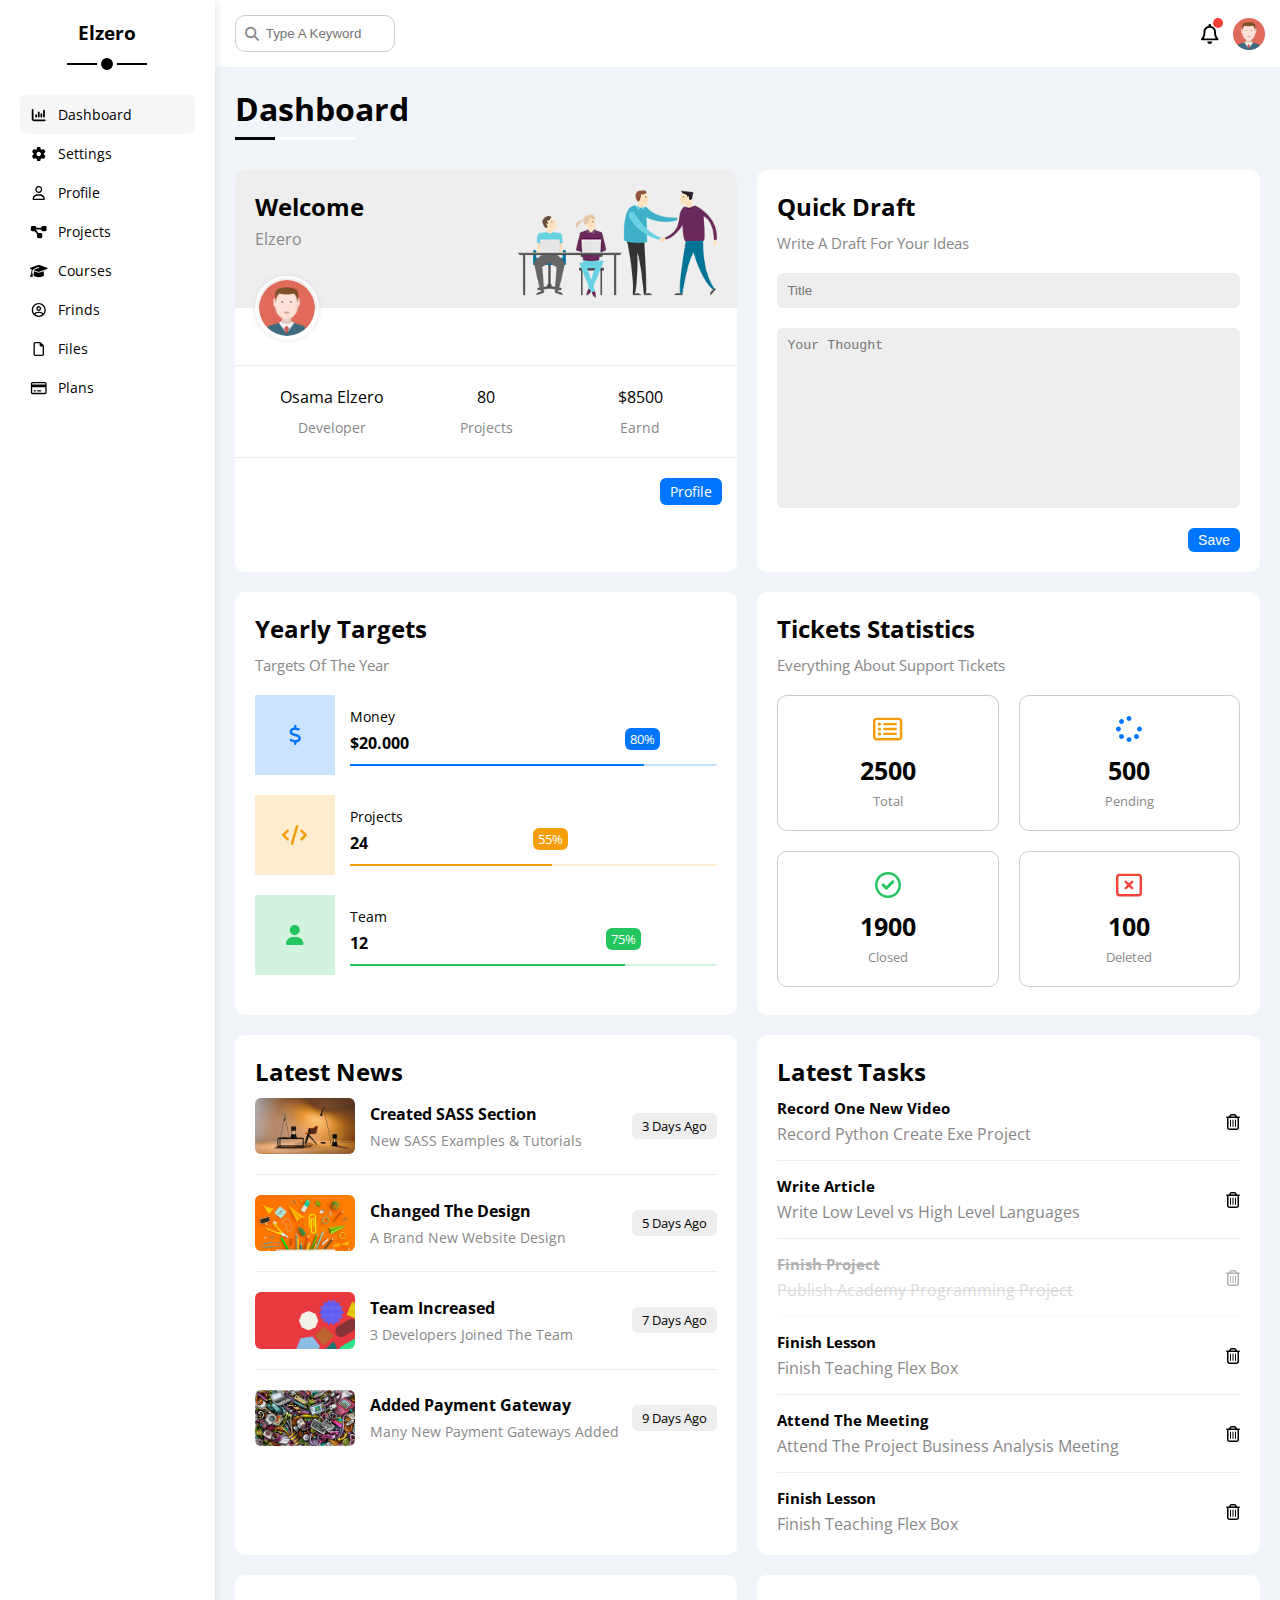
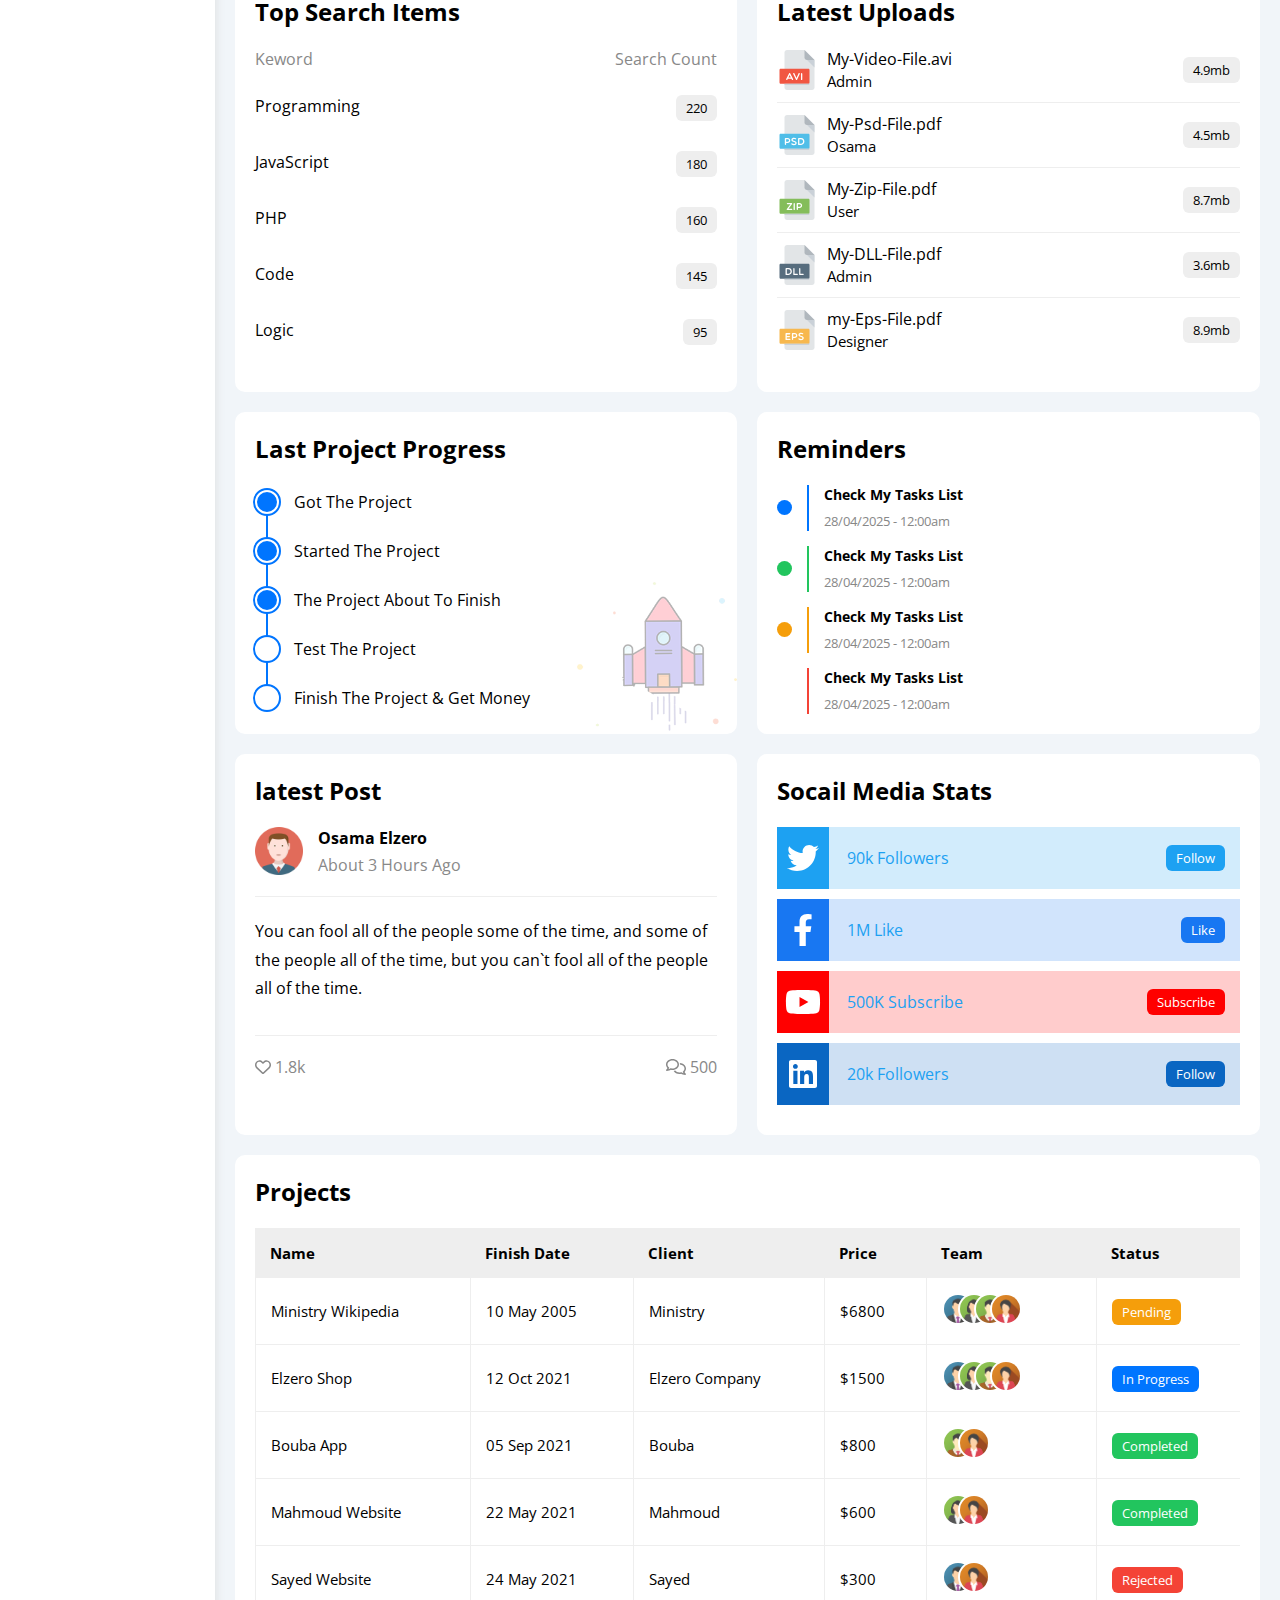
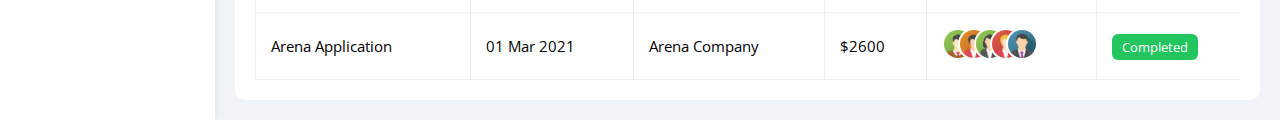
<file: index.html>
<!DOCTYPE html>
<html lang="en">

<head>
    <meta charset="UTF-8">
    <meta http-equiv="X-UA-Compatible" content="IE=edge">
    <meta name="viewport" content="width=device-width, initial-scale=1.0">
    <title>Dashboard</title>
    <!--Google Fonts -->
    <link rel="preconnect" href="https://fonts.googleapis.com">
    <link rel="preconnect" href="https://fonts.gstatic.com" crossorigin>
    <link href="https://fonts.googleapis.com/css2?family=Open+Sans:wght@300;400;500;600;700;800&display=swap"
        rel="stylesheet">
    <!-- Font Awesomme Libirary-->
    <link rel="stylesheet" href="css/all.min.css">
    <!-- Framework -->
    <link rel="stylesheet" href="css/framework.css">
    <!-- CSS code -->
    <link rel="stylesheet" href="css/style.css">
</head>

<body>
    <div class="page d-flex">
        <aside class="sidebar bg-white p-20 p-relative">
            <h3 class="p-relative mt-0 text-c mb-50">Elzero</h3>
            <ul>
                <li>
                    <a href="index.html" class="active d-flex align-center fs-14 c-black red-6 p-10 .mb-5">
                        <i class="fa-solid fa-chart-column fa-fw"></i>
                        <span>Dashboard</span>
                    </a>
                </li>
                <li>
                    <a href="settings.html" class="d-flex align-center fs-14 c-black red-6 p-10 .mb-5">
                        <i class="fa-solid fa-gear fa-fw"></i>
                        <span>Settings</span>
                    </a>
                </li>
                <li>
                    <a href="profile.html" class=" d-flex align-center fs-14 c-black red-6 p-10 .mb-5">
                        <i class="fa-regular fa-user fa-fw"></i>
                        <span>Profile</span>
                    </a>
                </li>
                <li>
                    <a href="projects.html" class=" d-flex align-center fs-14 c-black red-6 p-10 .mb-5">
                        <i class="fa-solid fa-diagram-project fa-fw"></i>
                        <span>Projects</span>
                    </a>
                </li>
                <li>
                    <a href="courses.html" class=" d-flex align-center fs-14 c-black red-6 p-10 .mb-5">
                        <i class="fa-solid fa-graduation-cap fa-fw"></i>
                        <span>Courses</span>
                    </a>
                </li>
                <li>
                    <a href="frinds.html" class=" d-flex align-center fs-14 c-black red-6 p-10 .mb-5">
                        <i class="fa-regular fa-circle-user fa-fw"></i>
                        <span>Frinds</span>
                    </a>
                </li>
                <li>
                    <a href="files.html" class=" d-flex align-center fs-14 c-black red-6 p-10 .mb-5">
                        <i class="fa-regular fa-file fa-fw"></i>
                        <span>Files</span>
                    </a>
                </li>
                <li>
                    <a href="plans.html" class=" d-flex align-center fs-14 c-black red-6 p-10 .mb-5">
                        <i class="fa-regular fa-credit-card fa-fw"></i>
                        <span>Plans</span>
                    </a>
                </li>
            </ul>
        </aside>
        <main class="content w-full">
            <!-- Start Head -->
            <header class="head bg-white p-15 between-flex">
                <div class="search p-relative">
                    <input class="p-10 border-1 red-10" type="search" placeholder="Type A Keyword">
                </div>
                <div class="icons d-flex align-center">
                    <span class="notification p-relative">
                        <i class="fa-regular fa-bell fa-lg"></i>
                    </span>
                    <img loading="lazy" src="imegs/avatar.png" alt="">
                </div>
            </header>
            <!-- End Head -->
            <h1 class="p-relative">Dashboard</h1>
            <!-- Start wrapper -->
            <section class="wrapper d-grid gap-20 ">
                <!-- Start Welcome Widget -->
                <section class="welcome bg-white red-10 text-c-mobile block-mobile p-relative">
                    <div class="intro p-20 d-flex space-between bg-eee">
                        <div>
                            <h2 class="m-0">Welcome</h2>
                            <p class="c-grey mt-5">Elzero</p>
                        </div>
                        <img loading="lazy" src="imegs/welcome.png" alt="" class="hide-mobile">
                    </div>
                    <img loading="lazy" class="avater" src="imegs/avatar.png" alt="">
                    <div class="body d-flex text-c p-20 mt-20 mb-20 block-mobile">
                        <div>Osama Elzero <spaan class="d-block c-grey fs-14 mt-10">Developer</spaan>
                        </div>
                        <div>80 <span class="d-block c-grey fs-14 mt-10">Projects</span></div>
                        <div>$8500 <span class="d-block c-grey fs-14 mt-10">Earnd</span></div>
                    </div>
                    <a href="profil.html" class="visit d-block fs-14 bg-blue c-white w-fit btn-shape">Profile</a>
                </section>
                <!-- End Welcome Widget -->
                <!--  Start Quick Widget -->
                <section class="quick-draft bg-white red-10 p-20 ">
                    <h2 class="m-0 mb-10">Quick Draft</h2>
                    <p class="c-grey mt-0 mb-20 fs-15">Write A Draft For Your Ideas</p>
                    <form action="">
                        <input class="d-block mb-20 w-full p-10 b-none red-6 bg-eee" type="text" placeholder="Title">
                        <textarea class="d-block mb-20 w-full p-10 b-none red-6 bg-eee"
                            placeholder="Your Thought"></textarea>
                        <input class="save d-block fs-14 bg-blue c-white w-fit b-none btn-shape" type="submit"
                            value="Save">
                    </form>
                </section>
                <!--  End Quick Widget -->
                <!--  Start Targets -->
                <section class="target bg-white red-10 p-20 ">
                    <h2 class="m-0 mb-10">Yearly Targets</h2>
                    <p class="c-grey mt-0 mb-20 fs-15">Targets Of The Year</p>
                    <div class="target-row mb-20 blue center-flex">
                        <div class="icon center-flex">
                            <i class="fa-solid fa-dollar-sign fa-lg c-blue"></i>
                        </div>
                        <div class="details">
                            <span class="fs-14">Money</span>
                            <span class="d-block mt-5 mb-10 fw-bold">$20.000</span>
                            <div class="progrss p-relative">
                                <span class="bg-blue blue" style="width: 80%;">
                                    <span class="bg-blue">80%</span>
                                </span>
                            </div>
                        </div>
                    </div>
                    <div class="target-row mb-20 orange center-flex">
                        <div class="icon center-flex">
                            <i class="fa-solid fa-code fa-lg c-orange"></i>
                        </div>
                        <div class="details">
                            <span class="fs-14">Projects</span>
                            <span class="d-block mt-5 mb-10 fw-bold">24</span>
                            <div class="progrss p-relative">
                                <span class="bg-orange orange" style="width: 55%;">
                                    <span class="bg-orange">55%</span>
                                </span>
                            </div>
                        </div>
                    </div>
                    <div class="target-row mb-20 green center-flex">
                        <div class="icon center-flex">
                            <i class="fa-solid fa-user fa-lg c-green"></i>
                        </div>
                        <div class="details">
                            <span class="fs-14">Team</span>
                            <span class="d-block mt-5 mb-10 fw-bold">12</span>
                            <div class="progrss p-relative">
                                <span class="bg-green green" style="width: 75%;">
                                    <span class="bg-green">75%</span>
                                </span>
                            </div>
                        </div>
                    </div>
                </section>
                <!--  End Targets -->
                <!-- Start Tichets  Widget-->
                <section class="tickets bg-white red-10 p-20 ">
                    <h2 class="m-0 mb-10">Tickets Statistics</h2>
                    <p class="c-grey mt-0 mb-20 fs-15">Everything About Support Tickets</p>
                    <div class="d-flex text-c gap-20 f-wrap">
                        <div class="box p-20 red-10 fs-13 c-grey border-ccc">
                            <i class="fa-regular fa-rectangle-list fa-2x mb-10 c-orange"></i>
                            <span class="d-block c-black fw-bold fs-25 mb-5">2500</span>
                            Total
                        </div>
                        <div class="box p-20 red-10 fs-13 c-grey border-ccc">
                            <i class="fa-solid fa-spinner fa-2x mb-10 c-blue"></i>
                            <span class="d-block c-black fw-bold fs-25 mb-5">500</span>
                            Pending
                        </div>
                        <div class="box p-20 red-10 fs-13 c-grey border-ccc">
                            <i class="fa-regular fa-circle-check fa-2x mb-10 c-green"></i>
                            <span class="d-block c-black fw-bold fs-25 mb-5">1900</span>
                            Closed
                        </div>
                        <div class="box p-20 red-10 fs-13 c-grey border-ccc">
                            <i class="fa-regular fa-rectangle-xmark fa-2x mb-10 c-red"></i>
                            <span class="d-block c-black fw-bold fs-25 mb-5">100</span>
                            Deleted
                        </div>
                    </div>
                </section>
                <!-- End Tichets  Widget-->
                <!-- Start Lastes News -->
                <section class="latest-news bg-white red-10 p-20 text-c-mobile">
                    <h2 class="m-0 mb-10">Latest News</h2>
                    <div class="news-row d-flex align-center block-mobile">
                        <img loading="lazy" class="red-6 mr-15" src="imegs/news-01.png" alt="">
                        <div class="info">
                            <h3>Created SASS Section</h3>
                            <p class="m-0 fs-14 c-grey">New SASS Examples & Tutorials</p>
                        </div>
                        <div class="btn-shape bg-eee fs-13 label">3 Days Ago</div>
                    </div>
                    <div class="news-row d-flex align-center block-mobile">
                        <img loading="lazy" class="red-6 mr-15" src="imegs/news-02.png" alt="">
                        <div class="info">
                            <h3>Changed The Design</h3>
                            <p class="m-0 fs-14 c-grey">A Brand New Website Design</p>
                        </div>
                        <div class="btn-shape bg-eee fs-13 label">5 Days Ago</div>
                    </div>
                    <div class="news-row d-flex align-center block-mobile">
                        <img loading="lazy" class="red-6 mr-15" src="imegs/news-03.png" alt="">
                        <div class="info">
                            <h3>Team Increased</h3>
                            <p class="m-0 fs-14 c-grey">3 Developers Joined The Team</p>
                        </div>
                        <div class="btn-shape bg-eee fs-13 label">7 Days Ago</div>
                    </div>
                    <div class="news-row d-flex align-center block-mobile">
                        <img loading="lazy" class="red-6 mr-15" src="imegs/news-04.png" alt="">
                        <div class="info">
                            <h3>Added Payment Gateway</h3>
                            <p class="m-0 fs-14 c-grey">Many New Payment Gateways Added</p>
                        </div>
                        <div class="btn-shape bg-eee fs-13 label">9 Days Ago</div>
                    </div>
                </section>
                <!-- End Lastes News -->
                <!-- Start Tasks-->
                <section class="tasks bg-white red-10 p-20 text-c-mobile">
                    <h2 class="mt-0 mb-10">Latest Tasks</h2>
                    <div class="tasks-row between-flex">
                        <div class="info">
                            <h3 class="mt-0 mb-5 fs-15">Record One New Video</h3>
                            <p class="m-0 c-grey">Record Python Create Exe Project</p>
                        </div>
                        <i class="far fa-trash-alt delete"></i>
                    </div>
                    <div class="tasks-row between-flex">
                        <div class="info">
                            <h3 class="mt-0 mb-5 fs-15">Write Article</h3>
                            <p class="m-0 c-grey">Write Low Level vs High Level Languages</p>
                        </div>
                        <i class="far fa-trash-alt delete"></i>
                    </div>
                    <div class="tasks-row between-flex done">
                        <div class="info">
                            <h3 class="mt-0 mb-5 fs-15">Finish Project</h3>
                            <p class="m-0 c-grey">Publish Academy Programming Project</p>
                        </div>
                        <i class="far fa-trash-alt delete"></i>
                    </div>
                    <div class="tasks-row between-flex">
                        <div class="info">
                            <h3 class="mt-0 mb-5 fs-15">Finish Lesson</h3>
                            <p class="m-0 c-grey">Finish Teaching Flex Box</p>
                        </div>
                        <i class="far fa-trash-alt delete"></i>
                    </div>
                    <div class="tasks-row between-flex">
                        <div class="info">
                            <h3 class="mt-0 mb-5 fs-15">Attend The Meeting</h3>
                            <p class="m-0 c-grey">Attend The Project Business Analysis Meeting</p>
                        </div>
                        <i class="far fa-trash-alt delete"></i>
                    </div>
                    <div class="tasks-row between-flex">
                        <div class="info">
                            <h3 class="mt-0 mb-5 fs-15">Finish Lesson</h3>
                            <p class="m-0 c-grey">Finish Teaching Flex Box</p>
                        </div>
                        <i class="far fa-trash-alt delete"></i>
                    </div>
                </section>
                <!-- End Tasks -->
                <!--Start Top Search Widget -->
                <section class="search-items bg-white red-10 p-20">
                    <h2 class="mt-0 mb-20">Top Search Items</h2>
                    <div class="items-head d-flex space-between c-grey mb-10">
                        <div>Keword</div>
                        <div>Search Count</div>
                    </div>
                    <div class="items d-flex space-between pt-15 pb-15">
                        <span>Programming</span>
                        <span class="bg-eee fs-13 btn-shape">220</span>
                    </div>
                    <div class="items d-flex space-between pt-15 pb-15">
                        <span>JavaScript</span>
                        <span class="bg-eee fs-13 btn-shape">180</span>
                    </div>
                    <div class="items d-flex space-between pt-15 pb-15">
                        <span>PHP</span>
                        <span class="bg-eee fs-13 btn-shape">160</span>
                    </div>
                    <div class="items d-flex space-between pt-15 pb-15">
                        <span>Code</span>
                        <span class="bg-eee fs-13 btn-shape">145</span>
                    </div>
                    <!-- <div class="items d-flex space-between pt-15 pb-15">
                        <span>Design</span>
                        <span class="bg-eee fs-13 btn-shape">110</span>
                    </div> -->
                    <div class="items d-flex space-between pt-15 pb-15">
                        <span>Logic</span>
                        <span class="bg-eee fs-13 btn-shape">95</span>
                    </div>
                </section>
                <!--End Top Search Widget -->
                <!--Start Latest Uploads -->
                <section class="latest-uploads bg-white red-10 p-20">
                    <h2 class="mt-0 mb-20">Latest Uploads</h2>
                    <ul>
                        <!-- <li class=" between-flex pb-10 mb-10">
                            <div class="d-flex align-center">
                                <img loading="lazy" class="mr-10" src="https://elzerowebschool.github.io/HTML_And_CSS_Template_Four/img loading="lazy"s/pdf.svg"
                                    alt="" >
                                <div class="info">
                                    <span class="d-block">my-fule.pdf</span>
                                    <span class="fs-15">Elzero</span>
                                </div>
                            </div>
                            <div class="bg-eee btn-shape fs-13">2.9mb</div>
                        </li> -->
                        <li class=" between-flex pb-10 mb-10">
                            <div class="d-flex align-center">
                                <img loading="lazy" class="mr-10" src="imegs/avi.svg" alt="">
                                <div class="info">
                                    <span class="d-block">My-Video-File.avi</span>
                                    <span class="fs-15">Admin</span>
                                </div>
                            </div>
                            <div class="bg-eee btn-shape fs-13">4.9mb</div>
                        </li>
                        <li class=" between-flex pb-10 mb-10">
                            <div class="d-flex align-center">
                                <img loading="lazy" class="mr-10" src="imegs/psd.svg" alt="">
                                <div class="info">
                                    <span class="d-block">My-Psd-File.pdf</span>
                                    <span class="fs-15">Osama</span>
                                </div>
                            </div>
                            <div class="bg-eee btn-shape fs-13">4.5mb</div>
                        </li>
                        <li class=" between-flex pb-10 mb-10">
                            <div class="d-flex align-center">
                                <img loading="lazy" class="mr-10" src="imegs/zip.svg" alt="">
                                <div class="info">
                                    <span class="d-block">My-Zip-File.pdf</span>
                                    <span class="fs-15">User</span>
                                </div>
                            </div>
                            <div class="bg-eee btn-shape fs-13">8.7mb</div>
                        </li>
                        <li class=" between-flex pb-10 mb-10">
                            <div class="d-flex align-center">
                                <img loading="lazy" class="mr-10" src="imegs/dll.svg" alt="">
                                <div class="info">
                                    <span class="d-block">My-DLL-File.pdf</span>
                                    <span class="fs-15">Admin</span>
                                </div>
                            </div>
                            <div class="bg-eee btn-shape fs-13">3.6mb</div>
                        </li>
                        <li class=" between-flex pb-10 mb-10">
                            <div class="d-flex align-center">
                                <img loading="lazy" class="mr-10" src="imegs/eps.svg" alt="">
                                <div class="info">
                                    <span class="d-block">my-Eps-File.pdf</span>
                                    <span class="fs-15">Designer</span>
                                </div>
                            </div>
                            <div class="bg-eee btn-shape fs-13">8.9mb</div>
                        </li>
                    </ul>
                </section>
                <!--End Latest Uploads -->
                <!--Start Last Project -->
                <section class="last-project p-20 bg-white red-10 p-relative">
                    <h2 class="mt-0 mb-20">Last Project Progress</h2>
                    <ul class="m-0 p-relative">
                        <li class="mt-25 d-flex align-center done">Got The Project</li>
                        <li class="mt-25 d-flex align-center done">Started The Project</li>
                        <li class="mt-25 d-flex align-center done">The Project About To Finish</li>
                        <li class="mt-25 d-flex align-center current">Test The Project</li>
                        <li class="mt-25 d-flex align-center">Finish The Project & Get Money</li>
                    </ul>
                    <img loading="lazy" src="imegs/project.png" alt="" class="launch-icon hide-mobile" />
                </section>
                <!--End Last Project -->
                <!--Start Reminders -->
                <section class="reminders p-20 bg-white red-10 p-relative">
                    <h2 class="mt-0 mb-25">Reminders</h2>
                    <ul>
                        <li class="d-flex align-center mt-15">
                            <span class="key bg-blue mr-15 d-block red-half"></span>
                            <div class="pl-15 blue">
                                <p class="fs-14 fw-bold mt-0 mb-5">Check My Tasks List</p>
                                <span class="fs-13 c-grey">28/04/2025 - 12:00am</span>
                            </div>
                        </li>
                        <li class="d-flex align-center mt-15">
                            <span class="key bg-green mr-15 d-block rad-half"></span>
                            <div class="pl-15 green">
                                <p class="fs-14 fw-bold mt-0 mb-5">Check My Tasks List</p>
                                <span class="fs-13 c-grey">28/04/2025 - 12:00am</span>
                            </div>
                        </li>
                        <li class="d-flex align-center mt-15">
                            <span class="key bg-orange mr-15 d-block rad-half"></span>
                            <div class="pl-15 orange">
                                <p class="fs-14 fw-bold mt-0 mb-5">Check My Tasks List</p>
                                <span class="fs-13 c-grey">28/04/2025 - 12:00am</span>
                            </div>
                        </li>
                        <li class="d-flex align-center mt-15">
                            <span class="key bg- mr-15 d-block rad-half"></span>
                            <div class="pl-15 red">
                                <p class="fs-14 fw-bold mt-0 mb-5">Check My Tasks List</p>
                                <span class="fs-13 c-grey">28/04/2025 - 12:00am</span>
                            </div>
                        </li>
                    </ul>
                </section>
                <!--End Reminders -->
                <!--Start latest Post -->
                <section class="latest-post p-20 bg-white red-10 p-relative">
                    <h2 class="mt-0 mb-25">latest Post</h2>
                    <div class="top d-flex align-center">
                        <img class="avater mr-15" loading="lazy" src="imegs/avatar.png" alt="photo">
                        <div class="info">
                            <span class="d-block mb-5 fw-bold">Osama Elzero</span>
                            <span class="c-grey">About 3 Hours Ago</span>
                        </div>
                    </div>
                    <div class="post-cotent text-c-mobile pt-20 pb-20 mt-20 mb-20">
                        You can fool all of the people some of the time, and some of the people all of the time, but you
                        can`t fool all of the people all of the time.
                    </div>
                    <div class="post-stats between-flex c-grey">
                        <div>
                            <i class="fa-regular fa-heart"></i>
                            <span>1.8k</span>
                        </div>
                        <div>
                            <i class="fa-regular fa-comments"></i>
                            <span>500</span>
                        </div>
                    </div>
                </section>
                <!--End latest Post -->
                <!-- Start social-media -->
                <section class="social-media p-20 bg-white red-10 p-relative">
                    <h2 class="mt-0 mb-25">Socail Media Stats</h2>
                    <div class="box twitter p-15 p-relative mb-10 between-flex">
                        <div class="h-full center-flex">
                            <i class="fa-brands fa-twitter fa-2x c-white center-flex"></i>
                        </div>
                        <span>90k Followers</span>
                        <a class="fs-13 c-white btn-shape " href="#">Follow</a>
                    </div>
                    <div class="box facebook p-15 p-relative mb-10 between-flex">
                        <div class="h-full center-flex">
                            <i class="fa-brands fa-facebook-f fa-2x c-white"></i>
                        </div>

                        <span>1M Like</span>
                        <a class="fs-13 c-white btn-shape " href="#">Like</a>
                    </div>
                    <div class="box youtube p-15 p-relative mb-10 between-flex">
                        <div class="h-full center-flex">
                            <i class="fa-brands fa-youtube fa-2x c-white"></i>
                        </div>
                        <span>500K Subscribe</span>
                        <a class="fs-13 c-white btn-shape " href="#">Subscribe</a>
                    </div>
                    <div class="box linkedin p-15 p-relative mb-10 between-flex">
                        <div class="h-full center-flex">
                            <i class="fa-brands fa-linkedin fa-2x c-white"></i>
                        </div>
                        <span>20k Followers</span>
                        <a class="fs-13 c-white btn-shape " href="#">Follow</a>
                    </div>
                </section>
                <!-- End social-media -->


            </section>
            <!-- End wrapper -->
            <!-- Start Projects Table -->
            <section class="projects-table p-20 bg-white red-10 m-20">
                <h2 class="mt-0 mb-20">Projects</h2>
                <div class="responsive-table">
                    <table class="fs-15 w-full">
                        <thead>
                            <tr>
                                <td>Name</td>
                                <td>Finish Date</td>
                                <td>Client</td>
                                <td>Price</td>
                                <td>Team</td>
                                <td>Status</td>
                            </tr>
                        </thead>
                        <tbody>
                            <tr>
                                <td>Ministry Wikipedia</td>
                                <td>10 May 2005</td>
                                <td>Ministry</td>
                                <td>$6800</td>
                                <td>
                                    <img src="imegs/team-01.png" alt="">
                                    <img src="imegs/team-02.png" alt="">
                                    <img src="imegs/team-03.png" alt="">
                                    <img src="imegs/team-04.png" alt="">
                                </td>
                                <td>
                                    <span class="label btn-shape bg-orange c-white">Pending</span>
                                </td>
                            </tr>
                            <tr>
                                <td>Elzero Shop </td>
                                <td>12 Oct 2021 </td>
                                <td>Elzero Company </td>
                                <td>$1500</td>
                                <td>
                                    <img src="imegs/team-01.png" alt="">
                                    <img src="imegs/team-02.png" alt="">
                                    <img src="imegs/team-03.png" alt="">
                                    <img src="imegs/team-04.png" alt="">
                                </td>
                                <td>
                                    <span class="label  btn-shape bg-blue c-white">In Progress</span>
                                </td>
                            </tr>
                            <tr>
                                <td>Bouba App </td>
                                <td>05 Sep 2021 </td>
                                <td>Bouba</td>
                                <td>$800</td>
                                <td>
                                    <img src="imegs/team-03.png" alt="">
                                    <img src="imegs/team-04.png" alt="">
                                </td>
                                <td>
                                    <span class="label  btn-shape bg-green c-white">Completed</span>
                                </td>
                            </tr>
                            <tr>
                                <td>Mahmoud Website </td>
                                <td>22 May 2021 </td>
                                <td>Mahmoud</td>
                                <td>$600</td>
                                <td>
                                    <img src="imegs/team-02.png" alt="">
                                    <img src="imegs/team-04.png" alt="">
                                </td>
                                <td>
                                    <span class="label btn-shape bg-green c-white">Completed</span>
                                </td>
                            </tr>
                            <tr>
                                <td>Sayed Website</td>
                                <td>24 May 2021 </td>
                                <td>Sayed</td>
                                <td>$300</td>
                                <td>
                                    <img src="imegs/team-01.png" alt="">
                                    <img src="imegs/team-04.png" alt="">
                                </td>
                                <td>
                                    <span class="label btn-shape bg-red c-white">Rejected</span>
                                </td>
                            </tr>
                            <tr>
                                <td>Arena Application </td>
                                <td>01 Mar 2021</td>
                                <td>Arena Company </td>
                                <td>$2600</td>
                                <td>
                                    <img src="imegs/team-03.png" alt="">
                                    <img src="imegs/team-04.png" alt="">
                                    <img src="imegs/team-02.png" alt="">
                                    <img src="imegs/team-05.png" alt="">
                                    <img src="imegs/team-01.png" alt="">
                                </td>
                                <td>
                                    <span class="label btn-shape bg-green c-white">Completed</span>
                                </td>
                            </tr>
                        </tbody>
                    </table>
                </div>
            </section>
            <!-- End Projects Table -->

        </main>
    </div>
    <script src="js/all.min.js"></script>
</body>

</html>
</file>
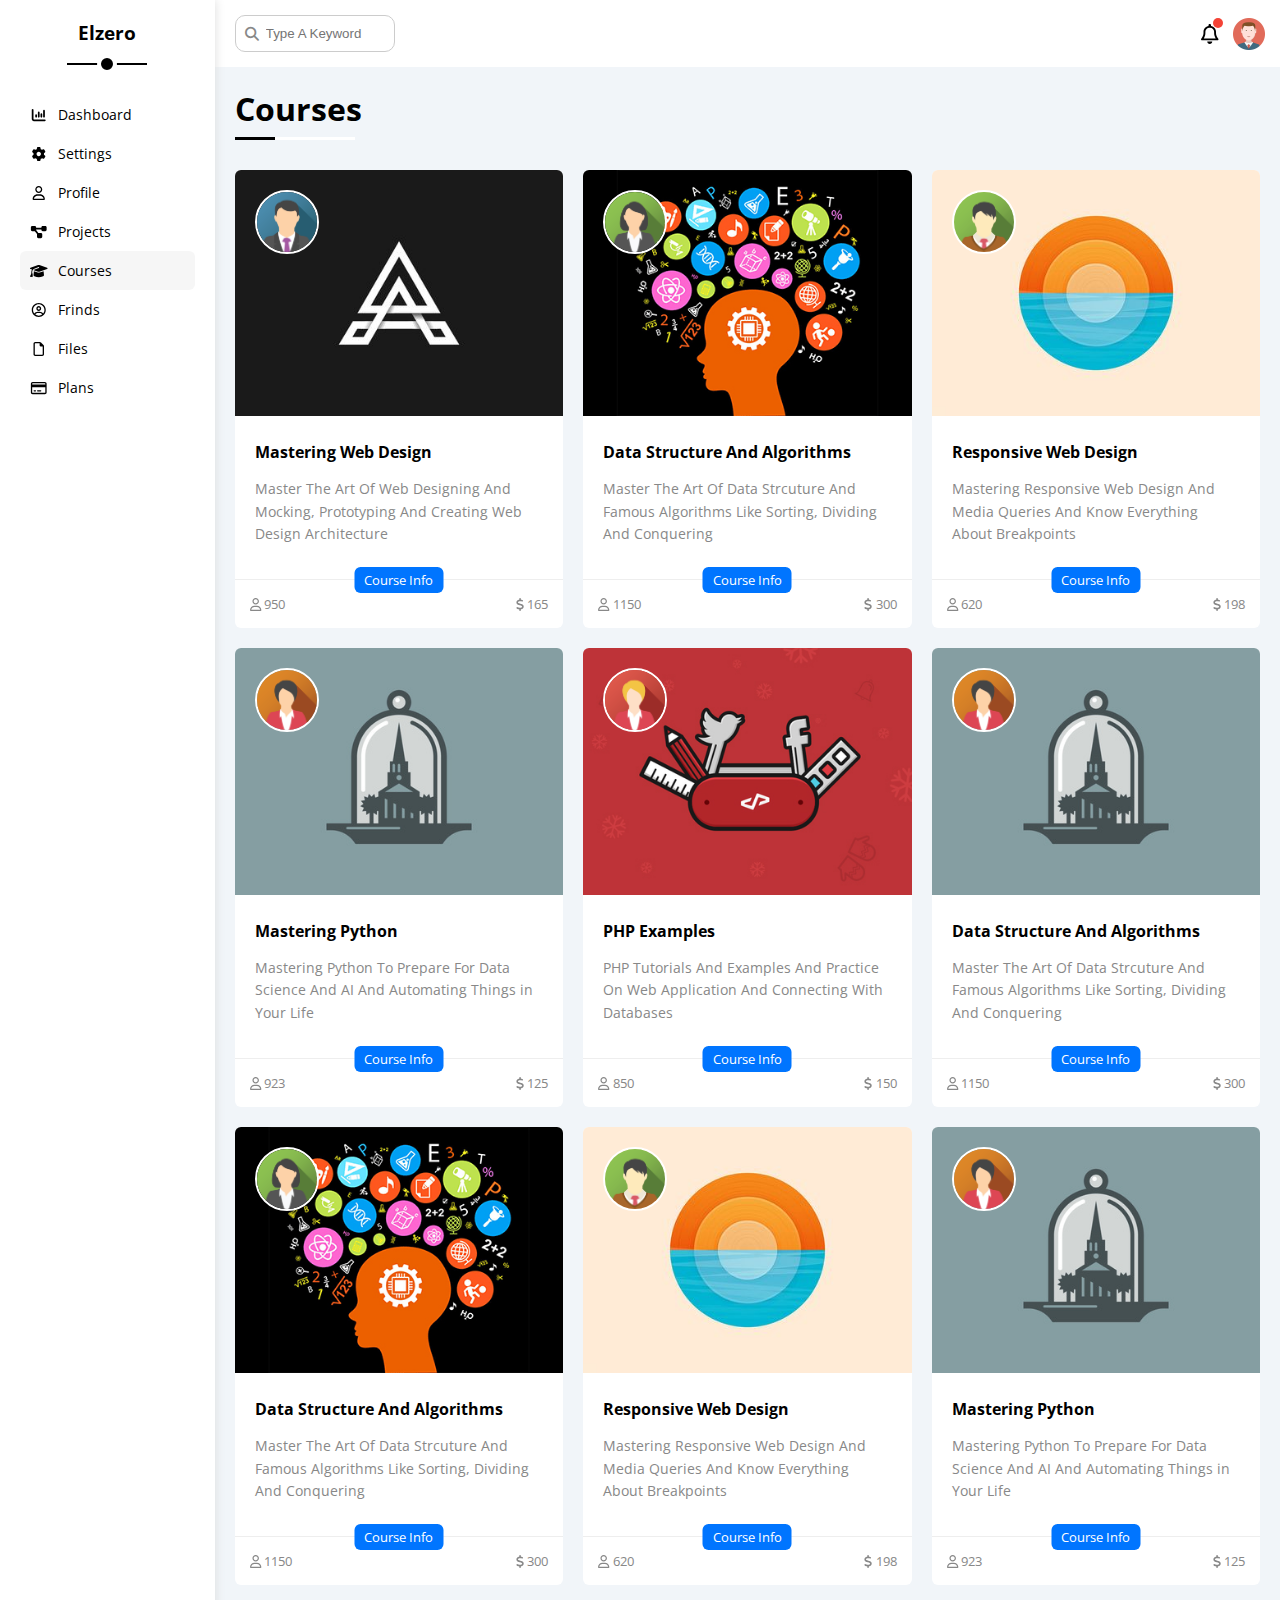
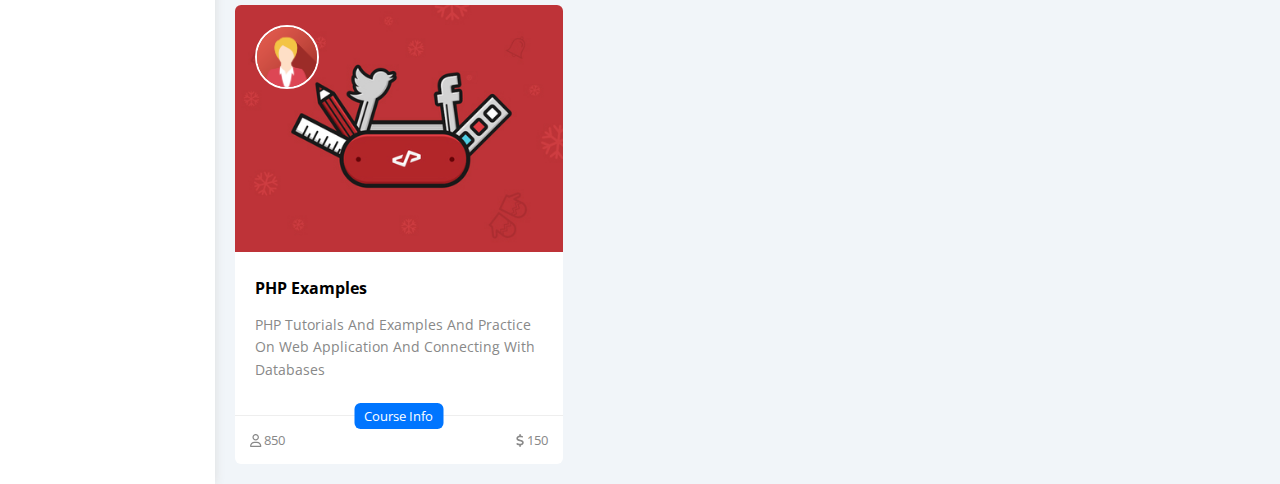
<file: courses.html>
<!DOCTYPE html>
<html lang="en">

<head>
    <meta charset="UTF-8">
    <meta http-equiv="X-UA-Compatible" content="IE=edge">
    <meta name="viewport" content="width=device-width, initial-scale=1.0">
    <title>Courses</title>
    <!--Google Fonts -->
    <link rel="preconnect" href="https://fonts.googleapis.com">
    <link rel="preconnect" href="https://fonts.gstatic.com" crossorigin>
    <link href="https://fonts.googleapis.com/css2?family=Open+Sans:wght@300;400;500;600;700;800&display=swap"
        rel="stylesheet">
    <!-- Font Awesomme Libirary-->
    <link rel="stylesheet" href="css/all.min.css">
    <!-- Framework -->
    <link rel="stylesheet" href="css/framework.css">
    <!-- CSS code -->
    <link rel="stylesheet" href="css/style.css">
</head>

<body>
    <div class="page d-flex">
        <aside class="sidebar bg-white p-20 p-relative">
            <h3 class="p-relative mt-0 text-c mb-50">Elzero</h3>
            <ul>
                <li>
                    <a href="index.html" class="d-flex align-center fs-14 c-black red-6 p-10 .mb-5">
                        <i class="fa-solid fa-chart-column fa-fw"></i>
                        <span>Dashboard</span>
                    </a>
                </li>
                <li>
                    <a href="settings.html" class="d-flex align-center fs-14 c-black red-6 p-10 .mb-5">
                        <i class="fa-solid fa-gear fa-fw"></i>
                        <span>Settings</span>
                    </a>
                </li>
                <li>
                    <a href="profile.html" class=" d-flex align-center fs-14 c-black red-6 p-10 .mb-5">
                        <i class="fa-regular fa-user fa-fw"></i>
                        <span>Profile</span>
                    </a>
                </li>
                <li>
                    <a href="projects.html" class=" d-flex align-center fs-14 c-black red-6 p-10 .mb-5">
                        <i class="fa-solid fa-diagram-project fa-fw"></i>
                        <span>Projects</span>
                    </a>
                </li>
                <li>
                    <a href="courses.html" class="active d-flex align-center fs-14 c-black red-6 p-10 .mb-5">
                        <i class="fa-solid fa-graduation-cap fa-fw"></i>
                        <span>Courses</span>
                    </a>
                </li>
                <li>
                    <a href="frinds.html" class=" d-flex align-center fs-14 c-black red-6 p-10 .mb-5">
                        <i class="fa-regular fa-circle-user fa-fw"></i>
                        <span>Frinds</span>
                    </a>
                </li>
                <li>
                    <a href="files.html" class=" d-flex align-center fs-14 c-black red-6 p-10 .mb-5">
                        <i class="fa-regular fa-file fa-fw"></i>
                        <span>Files</span>
                    </a>
                </li>
                <li>
                    <a href="plans.html" class=" d-flex align-center fs-14 c-black red-6 p-10 .mb-5">
                        <i class="fa-regular fa-credit-card fa-fw"></i>
                        <span>Plans</span>
                    </a>
                </li>
            </ul>
        </aside>
        <main class="content w-full">
            <!-- Start Head -->
            <header class="head bg-white p-15 between-flex">
                <div class="search p-relative">
                    <input class="p-10 border-1 red-10" type="search" placeholder="Type A Keyword">
                </div>
                <div class="icons d-flex align-center">
                    <span class="notification p-relative">
                        <i class="fa-regular fa-bell fa-lg"></i>
                    </span>
                    <img loading="lazy" src="imegs/avatar.png" alt="">
                </div>
            </header>
            <!-- End Head -->
            <!-- Start courses -->
            <h1 class="p-relative">Courses</h1>
            <section class="courses-page d-grid m-20 gap-20">
                <div class="course bg-white red-6 p-relative">
                    <img class="cover" src="imegs/course-01.jpg" alt="">
                    <img class="instructor" src="imegs/team-01.png" alt="">
                    <div class="p-20">
                        <h4 class="m-0">Mastering Web Design</h4>
                        <p class="description c-grey mt-15 fs-14">Master The Art Of Web Designing And Mocking,
                            Prototyping And Creating Web Design Architecture</p>
                    </div>
                    <div class="info p-15 p-relative between-flex">
                        <span class="title bg-blue c-white btn-shape">Course Info</span>
                        <span class="c-grey">
                            <i class="fa-regular fa-user"></i>
                            950
                        </span>
                        <span class="c-grey">
                            <i class="fa-solid fa-dollar-sign"></i>
                            165
                        </span>
                    </div>
                </div>
                <div class="course bg-white red-6 p-relative">
                    <img class="cover" src="imegs/course-02.jpg" alt="">
                    <img class="instructor" src="imegs/team-02.png" alt="">
                    <div class="p-20">
                        <h4 class="m-0">Data Structure And Algorithms</h4>
                        <p class="description c-grey mt-15 fs-14">Master The Art Of Data Strcuture And Famous Algorithms
                            Like Sorting, Dividing And Conquering</p>
                    </div>
                    <div class="info p-15 p-relative between-flex">
                        <span class="title bg-blue c-white btn-shape">Course Info</span>
                        <span class="c-grey">
                            <i class="fa-regular fa-user"></i>
                            1150
                        </span>
                        <span class="c-grey">
                            <i class="fa-solid fa-dollar-sign"></i>
                            300
                        </span>
                    </div>
                </div>
                <div class="course bg-white red-6 p-relative">
                    <img class="cover" src="imegs/course-03.jpg" alt="">
                    <img class="instructor" src="imegs/team-03.png" alt="">
                    <div class="p-20">
                        <h4 class="m-0">Responsive Web Design</h4>
                        <p class="description c-grey mt-15 fs-14">Mastering Responsive Web Design And Media Queries And
                            Know Everything About Breakpoints</p>
                    </div>
                    <div class="info p-15 p-relative between-flex">
                        <span class="title bg-blue c-white btn-shape">Course Info</span>
                        <span class="c-grey">
                            <i class="fa-regular fa-user"></i>
                            620
                        </span>
                        <span class="c-grey">
                            <i class="fa-solid fa-dollar-sign"></i>
                            198
                        </span>
                    </div>
                </div>
                <div class="course bg-white red-6 p-relative">
                    <img class="cover" src="imegs/course-04.jpg" alt="">
                    <img class="instructor" src="imegs/team-04.png" alt="">
                    <div class="p-20">
                        <h4 class="m-0">Mastering Python</h4>
                        <p class="description c-grey mt-15 fs-14">Mastering Python To Prepare For Data Science And AI
                            And Automating Things in Your Life</p>
                    </div>
                    <div class="info p-15 p-relative between-flex">
                        <span class="title bg-blue c-white btn-shape">Course Info</span>
                        <span class="c-grey">
                            <i class="fa-regular fa-user"></i>
                            923
                        </span>
                        <span class="c-grey">
                            <i class="fa-solid fa-dollar-sign"></i>
                            125
                        </span>
                    </div>
                </div>
                <div class="course bg-white red-6 p-relative">
                    <img class="cover" src="imegs/course-05.jpg" alt="">
                    <img class="instructor" src="imegs/team-05.png" alt="">
                    <div class="p-20">
                        <h4 class="m-0">PHP Examples</h4>
                        <p class="description c-grey mt-15 fs-14">PHP Tutorials And Examples And Practice On Web
                            Application And Connecting With Databases</p>
                    </div>
                    <div class="info p-15 p-relative between-flex">
                        <span class="title bg-blue c-white btn-shape">Course Info</span>
                        <span class="c-grey">
                            <i class="fa-regular fa-user"></i>
                            850
                        </span>
                        <span class="c-grey">
                            <i class="fa-solid fa-dollar-sign"></i>
                            150
                        </span>
                    </div>
                </div>
                <div class="course bg-white red-6 p-relative">
                    <img class="cover" src="imegs/course-04.jpg" alt="">
                    <img class="instructor" src="imegs/team-04.png" alt="">
                    <div class="p-20">
                        <h4 class="m-0">Data Structure And Algorithms</h4>
                        <p class="description c-grey mt-15 fs-14">Master The Art Of Data Strcuture And Famous Algorithms
                            Like Sorting, Dividing And Conquering</p>
                    </div>
                    <div class="info p-15 p-relative between-flex">
                        <span class="title bg-blue c-white btn-shape">Course Info</span>
                        <span class="c-grey">
                            <i class="fa-regular fa-user"></i>
                            1150
                        </span>
                        <span class="c-grey">
                            <i class="fa-solid fa-dollar-sign"></i>
                            300
                        </span>
                    </div>
                </div>
                <div class="course bg-white red-6 p-relative">
                    <img class="cover" src="imegs/course-02.jpg" alt="">
                    <img class="instructor" src="imegs/team-02.png" alt="">
                    <div class="p-20">
                        <h4 class="m-0">Data Structure And Algorithms</h4>
                        <p class="description c-grey mt-15 fs-14">Master The Art Of Data Strcuture And Famous Algorithms
                            Like Sorting, Dividing And Conquering</p>
                    </div>
                    <div class="info p-15 p-relative between-flex">
                        <span class="title bg-blue c-white btn-shape">Course Info</span>
                        <span class="c-grey">
                            <i class="fa-regular fa-user"></i>
                            1150
                        </span>
                        <span class="c-grey">
                            <i class="fa-solid fa-dollar-sign"></i>
                            300
                        </span>
                    </div>
                </div>
                <div class="course bg-white red-6 p-relative">
                    <img class="cover" src="imegs/course-03.jpg" alt="">
                    <img class="instructor" src="imegs/team-03.png" alt="">
                    <div class="p-20">
                        <h4 class="m-0">Responsive Web Design</h4>
                        <p class="description c-grey mt-15 fs-14">Mastering Responsive Web Design And Media Queries And
                            Know Everything About Breakpoints</p>
                    </div>
                    <div class="info p-15 p-relative between-flex">
                        <span class="title bg-blue c-white btn-shape">Course Info</span>
                        <span class="c-grey">
                            <i class="fa-regular fa-user"></i>
                            620
                        </span>
                        <span class="c-grey">
                            <i class="fa-solid fa-dollar-sign"></i>
                            198
                        </span>
                    </div>
                </div>
                <div class="course bg-white red-6 p-relative">
                    <img class="cover" src="imegs/course-04.jpg" alt="">
                    <img class="instructor" src="imegs/team-04.png" alt="">
                    <div class="p-20">
                        <h4 class="m-0">Mastering Python</h4>
                        <p class="description c-grey mt-15 fs-14">Mastering Python To Prepare For Data Science And AI
                            And Automating Things in Your Life</p>
                    </div>
                    <div class="info p-15 p-relative between-flex">
                        <span class="title bg-blue c-white btn-shape">Course Info</span>
                        <span class="c-grey">
                            <i class="fa-regular fa-user"></i>
                            923
                        </span>
                        <span class="c-grey">
                            <i class="fa-solid fa-dollar-sign"></i>
                            125
                        </span>
                    </div>
                </div>
                <div class="course bg-white red-6 p-relative">
                    <img class="cover" src="imegs/course-05.jpg" alt="">
                    <img class="instructor" src="imegs/team-05.png" alt="">
                    <div class="p-20">
                        <h4 class="m-0">PHP Examples</h4>
                        <p class="description c-grey mt-15 fs-14">PHP Tutorials And Examples And Practice On Web
                            Application And Connecting With Databases</p>
                    </div>
                    <div class="info p-15 p-relative between-flex">
                        <span class="title bg-blue c-white btn-shape">Course Info</span>
                        <span class="c-grey">
                            <i class="fa-regular fa-user"></i>
                            850
                        </span>
                        <span class="c-grey">
                            <i class="fa-solid fa-dollar-sign"></i>
                            150
                        </span>
                    </div>
                </div>
            </section>

            <!-- End courses -->
        </main>
    </div>
    <script src="js/all.min.js">
    </script>
</body>

</html>
</file>
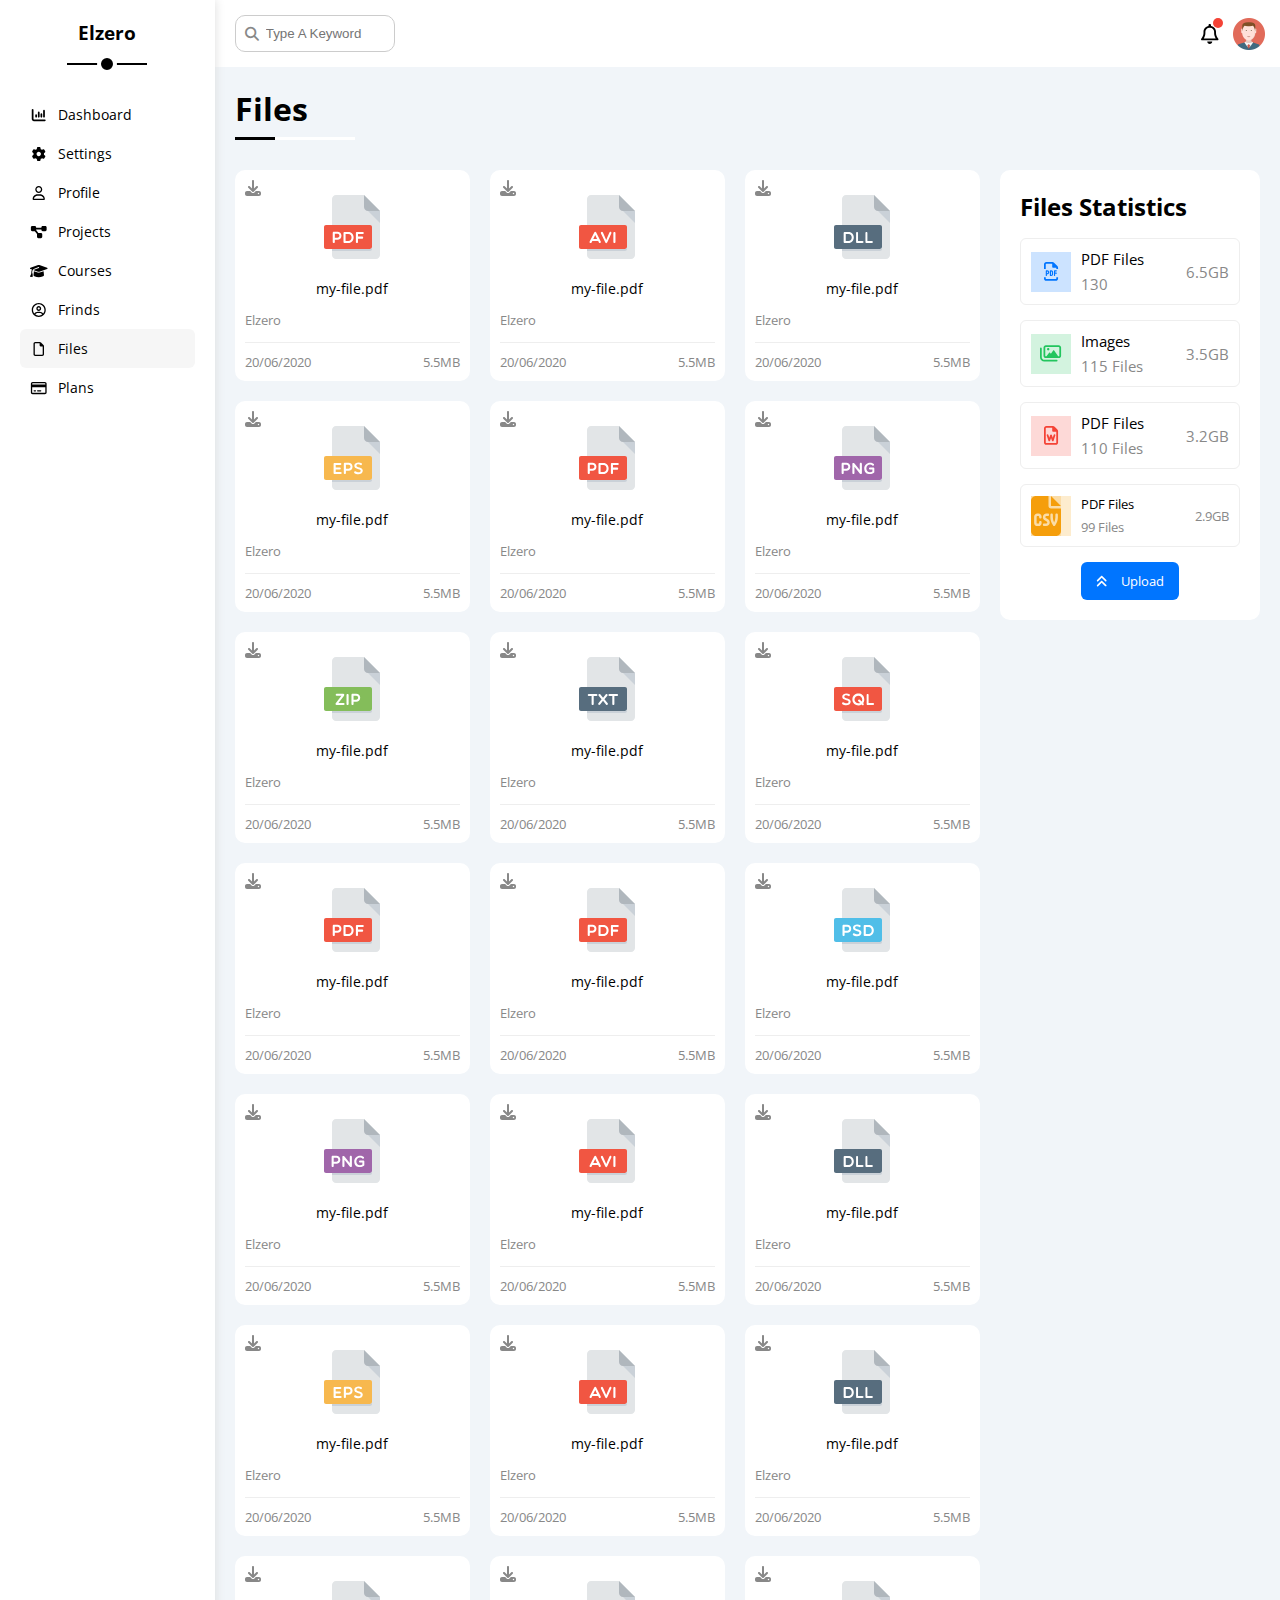
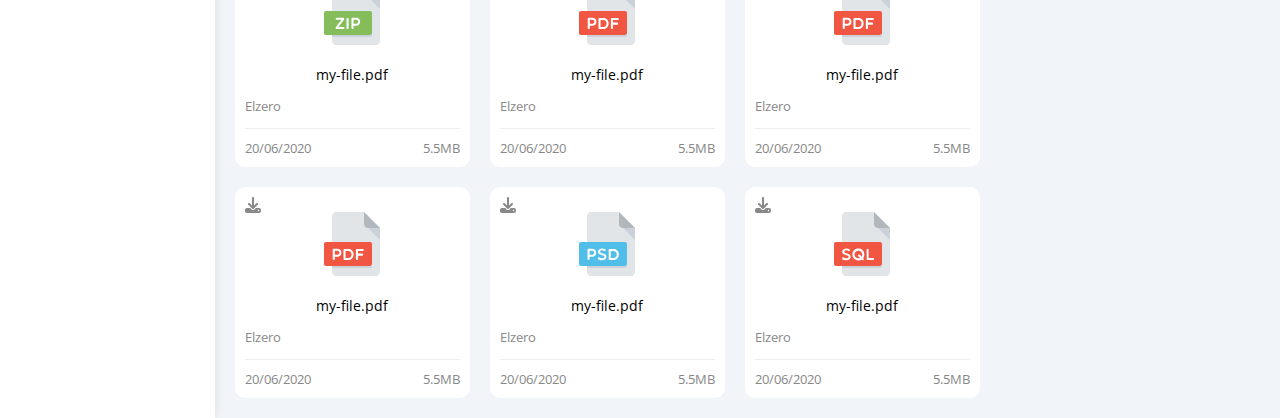
<file: files.html>
<!DOCTYPE html>
<html lang="en">

<head>
    <meta charset="UTF-8">
    <meta http-equiv="X-UA-Compatible" content="IE=edge">
    <meta name="viewport" content="width=device-width, initial-scale=1.0">
    <title>Files</title>
    <!--Google Fonts -->
    <link rel="preconnect" href="https://fonts.googleapis.com">
    <link rel="preconnect" href="https://fonts.gstatic.com" crossorigin>
    <link href="https://fonts.googleapis.com/css2?family=Open+Sans:wght@300;400;500;600;700;800&display=swap"
        rel="stylesheet">
    <!-- Font Awesomme Libirary-->
    <link rel="stylesheet" href="css/all.min.css">
    <!-- Framework -->
    <link rel="stylesheet" href="css/framework.css">
    <!-- CSS code -->
    <link rel="stylesheet" href="css/style.css">
</head>

<body>
    <div class="page d-flex">
        <aside class="sidebar bg-white p-20 p-relative">
            <h3 class="p-relative mt-0 text-c mb-50">Elzero</h3>
            <ul>
                <li>
                    <a href="index.html" class="d-flex align-center fs-14 c-black red-6 p-10 .mb-5">
                        <i class="fa-solid fa-chart-column fa-fw"></i>
                        <span>Dashboard</span>
                    </a>
                </li>
                <li>
                    <a href="settings.html" class="d-flex align-center fs-14 c-black red-6 p-10 .mb-5">
                        <i class="fa-solid fa-gear fa-fw"></i>
                        <span>Settings</span>
                    </a>
                </li>
                <li>
                    <a href="profile.html" class=" d-flex align-center fs-14 c-black red-6 p-10 .mb-5">
                        <i class="fa-regular fa-user fa-fw"></i>
                        <span>Profile</span>
                    </a>
                </li>
                <li>
                    <a href="projects.html" class=" d-flex align-center fs-14 c-black red-6 p-10 .mb-5">
                        <i class="fa-solid fa-diagram-project fa-fw"></i>
                        <span>Projects</span>
                    </a>
                </li>
                <li>
                    <a href="courses.html" class=" d-flex align-center fs-14 c-black red-6 p-10 .mb-5">
                        <i class="fa-solid fa-graduation-cap fa-fw"></i>
                        <span>Courses</span>
                    </a>
                </li>
                <li>
                    <a href="frinds.html" class=" d-flex align-center fs-14 c-black red-6 p-10 .mb-5">
                        <i class="fa-regular fa-circle-user fa-fw"></i>
                        <span>Frinds</span>
                    </a>
                </li>
                <li>
                    <a href="files.html" class="active d-flex align-center fs-14 c-black red-6 p-10 .mb-5">
                        <i class="fa-regular fa-file fa-fw"></i>
                        <span>Files</span>
                    </a>
                </li>
                <li>
                    <a href="plans.html" class=" d-flex align-center fs-14 c-black red-6 p-10 .mb-5">
                        <i class="fa-regular fa-credit-card fa-fw"></i>
                        <span>Plans</span>
                    </a>
                </li>
            </ul>
        </aside>
        <main class="content w-full">
            <!-- Start Head -->
            <header class="head bg-white p-15 between-flex">
                <div class="search p-relative">
                    <input class="p-10 border-1 red-10" type="search" placeholder="Type A Keyword">
                </div>
                <div class="icons d-flex align-center">
                    <span class="notification p-relative">
                        <i class="fa-regular fa-bell fa-lg"></i>
                    </span>
                    <img loading="lazy" src="imegs/avatar.png" alt="">
                </div>
            </header>
            <!-- End Head -->
            <!-- Start Files Page -->
            <h1 class="p-relative">Files</h1>
            <section class="files-page m-20 d-flex gap-20">
                <div class="files-stats p-20 bg-white red-10">
                    <h2 class="mt-0 mb-15 text-c-mobile">Files Statistics</h2>
                    <div class="d-flex align-center border-eee p-10 red-6 mb-15 fs-15">
                        <div class="icon blue">
                            <i class="fa-regular fa-file-pdf fa-lg  center-flex c-blue "></i>
                        </div>

                        <div class="info">
                            <span>PDF Files</span>
                            <span class="d-block c-grey mt-5">130</span>
                        </div>
                        <div class="size c-grey">6.5GB</div>
                    </div>
                    <div class="d-flex align-center border-eee p-10 red-6 mb-15 fs-15">
                        <div class="icon green">
                            <i class="fa-regular fa-images fa-lg  center-flex c-green"></i>
                        </div>
                        <div class="info">
                            <span>Images</span>
                            <span class="d-block c-grey mt-5">115 Files</span>
                        </div>
                        <div class="size c-grey">3.5GB</div>
                    </div>
                    <div class="d-flex align-center border-eee p-10 red-6 mb-15 fs-15">
                        <div class="icon red">
                            <i class="fa-regular fa-file-word fa-lg center-flex c-red"></i>
                        </div>
                        <div class="info">
                            <span>PDF Files</span>
                            <span class="d-block c-grey mt-5">110 Files</span>
                        </div>
                        <div class="size c-grey">3.2GB</div>
                    </div>
                    <div class="d-flex align-center border-eee p-10 red-6 mb-15 fs-13">
                        <div class="icon orange">
                            <i class="fa-solid fa-file-csv fa-lg  center-flex  c-orange icon"></i>
                        </div>
                        <div class="info">
                            <span>PDF Files</span>
                            <span class="d-block c-grey mt-5">99 Files</span>
                        </div>
                        <div class="size c-grey">2.9GB</div>
                    </div>
                    <a href="#" class="upload c-white fs-13 red-6 d-block w-fit bg-blue">
                        <i class="fa-solid fa-angles-up mr-10"></i>
                        Upload</a>
                </div>
                <div class="files-content d-grid gap-20">
                    <div class="file bg-white p-10 red-10">
                        <i class="fa-solid fa-download c-grey p-absolute"></i>
                        <div class="icon text-c">
                            <img class="mt-15 mb-15" src="imegs/pdf.svg" alt="">
                        </div>
                        <div class="text-c mb-10 fs-14">my-file.pdf</div>
                        <p class="c-grey fs-13">Elzero</p>
                        <div class="info between-flex mt-10 pt-10 fs-13 c-grey">
                            <span>20/06/2020</span>
                            <span>5.5MB</span>
                        </div>
                    </div>
                    <div class="file bg-white p-10 red-10">
                        <i class="fa-solid fa-download c-grey p-absolute"></i>
                        <div class="icon text-c">
                            <img class="mt-15 mb-15" src="imegs/avi.svg" alt="">
                        </div>
                        <div class="text-c mb-10 fs-14">my-file.pdf</div>
                        <p class="c-grey fs-13">Elzero</p>
                        <div class="info between-flex mt-10 pt-10 fs-13 c-grey">
                            <span>20/06/2020</span>
                            <span>5.5MB</span>
                        </div>
                    </div>
                    <div class="file bg-white p-10 red-10">
                        <i class="fa-solid fa-download c-grey p-absolute"></i>
                        <div class="icon text-c">
                            <img class="mt-15 mb-15" src="imegs/dll.svg" alt="">
                        </div>
                        <div class="text-c mb-10 fs-14">my-file.pdf</div>
                        <p class="c-grey fs-13">Elzero</p>
                        <div class="info between-flex mt-10 pt-10 fs-13 c-grey">
                            <span>20/06/2020</span>
                            <span>5.5MB</span>
                        </div>
                    </div>
                    <div class="file bg-white p-10 red-10">
                        <i class="fa-solid fa-download c-grey p-absolute"></i>
                        <div class="icon text-c">
                            <img class="mt-15 mb-15" src="imegs/eps.svg" alt="">
                        </div>
                        <div class="text-c mb-10 fs-14">my-file.pdf</div>
                        <p class="c-grey fs-13">Elzero</p>
                        <div class="info between-flex mt-10 pt-10 fs-13 c-grey">
                            <span>20/06/2020</span>
                            <span>5.5MB</span>
                        </div>
                    </div>
                    <div class="file bg-white p-10 red-10">
                        <i class="fa-solid fa-download c-grey p-absolute"></i>
                        <div class="icon text-c">
                            <img class="mt-15 mb-15" src="imegs/pdf.svg" alt="">
                        </div>
                        <div class="text-c mb-10 fs-14">my-file.pdf</div>
                        <p class="c-grey fs-13">Elzero</p>
                        <div class="info between-flex mt-10 pt-10 fs-13 c-grey">
                            <span>20/06/2020</span>
                            <span>5.5MB</span>
                        </div>
                    </div>
                    <div class="file bg-white p-10 red-10">
                        <i class="fa-solid fa-download c-grey p-absolute"></i>
                        <div class="icon text-c">
                            <img class="mt-15 mb-15" src="imegs/png.svg" alt="">
                        </div>
                        <div class="text-c mb-10 fs-14">my-file.pdf</div>
                        <p class="c-grey fs-13">Elzero</p>
                        <div class="info between-flex mt-10 pt-10 fs-13 c-grey">
                            <span>20/06/2020</span>
                            <span>5.5MB</span>
                        </div>
                    </div>
                    <div class="file bg-white p-10 red-10">
                        <i class="fa-solid fa-download c-grey p-absolute"></i>
                        <div class="icon text-c">
                            <img class="mt-15 mb-15" src="imegs/zip.svg" alt="">
                        </div>
                        <div class="text-c mb-10 fs-14">my-file.pdf</div>
                        <p class="c-grey fs-13">Elzero</p>
                        <div class="info between-flex mt-10 pt-10 fs-13 c-grey">
                            <span>20/06/2020</span>
                            <span>5.5MB</span>
                        </div>
                    </div>
                    <div class="file bg-white p-10 red-10">
                        <i class="fa-solid fa-download c-grey p-absolute"></i>
                        <div class="icon text-c">
                            <img class="mt-15 mb-15" src="imegs/txt.svg" alt="">
                        </div>
                        <div class="text-c mb-10 fs-14">my-file.pdf</div>
                        <p class="c-grey fs-13">Elzero</p>
                        <div class="info between-flex mt-10 pt-10 fs-13 c-grey">
                            <span>20/06/2020</span>
                            <span>5.5MB</span>
                        </div>
                    </div>
                    <div class="file bg-white p-10 red-10">
                        <i class="fa-solid fa-download c-grey p-absolute"></i>
                        <div class="icon text-c">
                            <img class="mt-15 mb-15" src="imegs/sql.svg" alt="">
                        </div>
                        <div class="text-c mb-10 fs-14">my-file.pdf</div>
                        <p class="c-grey fs-13">Elzero</p>
                        <div class="info between-flex mt-10 pt-10 fs-13 c-grey">
                            <span>20/06/2020</span>
                            <span>5.5MB</span>
                        </div>
                    </div>
                    <div class="file bg-white p-10 red-10">
                        <i class="fa-solid fa-download c-grey p-absolute"></i>
                        <div class="icon text-c">
                            <img class="mt-15 mb-15" src="imegs/pdf.svg" alt="">
                        </div>
                        <div class="text-c mb-10 fs-14">my-file.pdf</div>
                        <p class="c-grey fs-13">Elzero</p>
                        <div class="info between-flex mt-10 pt-10 fs-13 c-grey">
                            <span>20/06/2020</span>
                            <span>5.5MB</span>
                        </div>
                    </div>
                    <div class="file bg-white p-10 red-10">
                        <i class="fa-solid fa-download c-grey p-absolute"></i>
                        <div class="icon text-c">
                            <img class="mt-15 mb-15" src="imegs/pdf.svg" alt="">
                        </div>
                        <div class="text-c mb-10 fs-14">my-file.pdf</div>
                        <p class="c-grey fs-13">Elzero</p>
                        <div class="info between-flex mt-10 pt-10 fs-13 c-grey">
                            <span>20/06/2020</span>
                            <span>5.5MB</span>
                        </div>
                    </div>
                    <div class="file bg-white p-10 red-10">
                        <i class="fa-solid fa-download c-grey p-absolute"></i>
                        <div class="icon text-c">
                            <img class="mt-15 mb-15" src="imegs/psd.svg" alt="">
                        </div>
                        <div class="text-c mb-10 fs-14">my-file.pdf</div>
                        <p class="c-grey fs-13">Elzero</p>
                        <div class="info between-flex mt-10 pt-10 fs-13 c-grey">
                            <span>20/06/2020</span>
                            <span>5.5MB</span>
                        </div>
                    </div>
                    <div class="file bg-white p-10 red-10">
                        <i class="fa-solid fa-download c-grey p-absolute"></i>
                        <div class="icon text-c">
                            <img class="mt-15 mb-15" src="imegs/png.svg" alt="">
                        </div>
                        <div class="text-c mb-10 fs-14">my-file.pdf</div>
                        <p class="c-grey fs-13">Elzero</p>
                        <div class="info between-flex mt-10 pt-10 fs-13 c-grey">
                            <span>20/06/2020</span>
                            <span>5.5MB</span>
                        </div>
                    </div>
                    <div class="file bg-white p-10 red-10">
                        <i class="fa-solid fa-download c-grey p-absolute"></i>
                        <div class="icon text-c">
                            <img class="mt-15 mb-15" src="imegs/avi.svg" alt="">
                        </div>
                        <div class="text-c mb-10 fs-14">my-file.pdf</div>
                        <p class="c-grey fs-13">Elzero</p>
                        <div class="info between-flex mt-10 pt-10 fs-13 c-grey">
                            <span>20/06/2020</span>
                            <span>5.5MB</span>
                        </div>
                    </div>
                    <div class="file bg-white p-10 red-10">
                        <i class="fa-solid fa-download c-grey p-absolute"></i>
                        <div class="icon text-c">
                            <img class="mt-15 mb-15" src="imegs/dll.svg" alt="">
                        </div>
                        <div class="text-c mb-10 fs-14">my-file.pdf</div>
                        <p class="c-grey fs-13">Elzero</p>
                        <div class="info between-flex mt-10 pt-10 fs-13 c-grey">
                            <span>20/06/2020</span>
                            <span>5.5MB</span>
                        </div>
                    </div>
                    <div class="file bg-white p-10 red-10">
                        <i class="fa-solid fa-download c-grey p-absolute"></i>
                        <div class="icon text-c">
                            <img class="mt-15 mb-15" src="imegs/eps.svg" alt="">
                        </div>
                        <div class="text-c mb-10 fs-14">my-file.pdf</div>
                        <p class="c-grey fs-13">Elzero</p>
                        <div class="info between-flex mt-10 pt-10 fs-13 c-grey">
                            <span>20/06/2020</span>
                            <span>5.5MB</span>
                        </div>
                    </div>
                    <div class="file bg-white p-10 red-10">
                        <i class="fa-solid fa-download c-grey p-absolute"></i>
                        <div class="icon text-c">
                            <img class="mt-15 mb-15" src="imegs/avi.svg" alt="">
                        </div>
                        <div class="text-c mb-10 fs-14">my-file.pdf</div>
                        <p class="c-grey fs-13">Elzero</p>
                        <div class="info between-flex mt-10 pt-10 fs-13 c-grey">
                            <span>20/06/2020</span>
                            <span>5.5MB</span>
                        </div>
                    </div>
                    <div class="file bg-white p-10 red-10">
                        <i class="fa-solid fa-download c-grey p-absolute"></i>
                        <div class="icon text-c">
                            <img class="mt-15 mb-15" src="imegs/dll.svg" alt="">
                        </div>
                        <div class="text-c mb-10 fs-14">my-file.pdf</div>
                        <p class="c-grey fs-13">Elzero</p>
                        <div class="info between-flex mt-10 pt-10 fs-13 c-grey">
                            <span>20/06/2020</span>
                            <span>5.5MB</span>
                        </div>
                    </div>
                    <div class="file bg-white p-10 red-10">
                        <i class="fa-solid fa-download c-grey p-absolute"></i>
                        <div class="icon text-c">
                            <img class="mt-15 mb-15" src="imegs/zip.svg" alt="">
                        </div>
                        <div class="text-c mb-10 fs-14">my-file.pdf</div>
                        <p class="c-grey fs-13">Elzero</p>
                        <div class="info between-flex mt-10 pt-10 fs-13 c-grey">
                            <span>20/06/2020</span>
                            <span>5.5MB</span>
                        </div>
                    </div>
                    <div class="file bg-white p-10 red-10">
                        <i class="fa-solid fa-download c-grey p-absolute"></i>
                        <div class="icon text-c">
                            <img class="mt-15 mb-15" src="imegs/pdf.svg" alt="">
                        </div>
                        <div class="text-c mb-10 fs-14">my-file.pdf</div>
                        <p class="c-grey fs-13">Elzero</p>
                        <div class="info between-flex mt-10 pt-10 fs-13 c-grey">
                            <span>20/06/2020</span>
                            <span>5.5MB</span>
                        </div>
                    </div>
                    <div class="file bg-white p-10 red-10">
                        <i class="fa-solid fa-download c-grey p-absolute"></i>
                        <div class="icon text-c">
                            <img class="mt-15 mb-15" src="imegs/pdf.svg" alt="">
                        </div>
                        <div class="text-c mb-10 fs-14">my-file.pdf</div>
                        <p class="c-grey fs-13">Elzero</p>
                        <div class="info between-flex mt-10 pt-10 fs-13 c-grey">
                            <span>20/06/2020</span>
                            <span>5.5MB</span>
                        </div>
                    </div>
                    <div class="file bg-white p-10 red-10">
                        <i class="fa-solid fa-download c-grey p-absolute"></i>
                        <div class="icon text-c">
                            <img class="mt-15 mb-15" src="imegs/pdf.svg" alt="">
                        </div>
                        <div class="text-c mb-10 fs-14">my-file.pdf</div>
                        <p class="c-grey fs-13">Elzero</p>
                        <div class="info between-flex mt-10 pt-10 fs-13 c-grey">
                            <span>20/06/2020</span>
                            <span>5.5MB</span>
                        </div>
                    </div>
                    <div class="file bg-white p-10 red-10">
                        <i class="fa-solid fa-download c-grey p-absolute"></i>
                        <div class="icon text-c">
                            <img class="mt-15 mb-15" src="imegs/psd.svg" alt="">
                        </div>
                        <div class="text-c mb-10 fs-14">my-file.pdf</div>
                        <p class="c-grey fs-13">Elzero</p>
                        <div class="info between-flex mt-10 pt-10 fs-13 c-grey">
                            <span>20/06/2020</span>
                            <span>5.5MB</span>
                        </div>
                    </div>
                    <div class="file bg-white p-10 red-10">
                        <i class="fa-solid fa-download c-grey p-absolute"></i>
                        <div class="icon text-c">
                            <img class="mt-15 mb-15" src="imegs/sql.svg" alt="">
                        </div>
                        <div class="text-c mb-10 fs-14">my-file.pdf</div>
                        <p class="c-grey fs-13">Elzero</p>
                        <div class="info between-flex mt-10 pt-10 fs-13 c-grey">
                            <span>20/06/2020</span>
                            <span>5.5MB</span>
                        </div>
                    </div>
                </div>
            </section>


            <!-- End  Files Page-->
        </main>
    </div>
    <script src="js/all.min.js">
    </script>
</body>

</html>
</file>
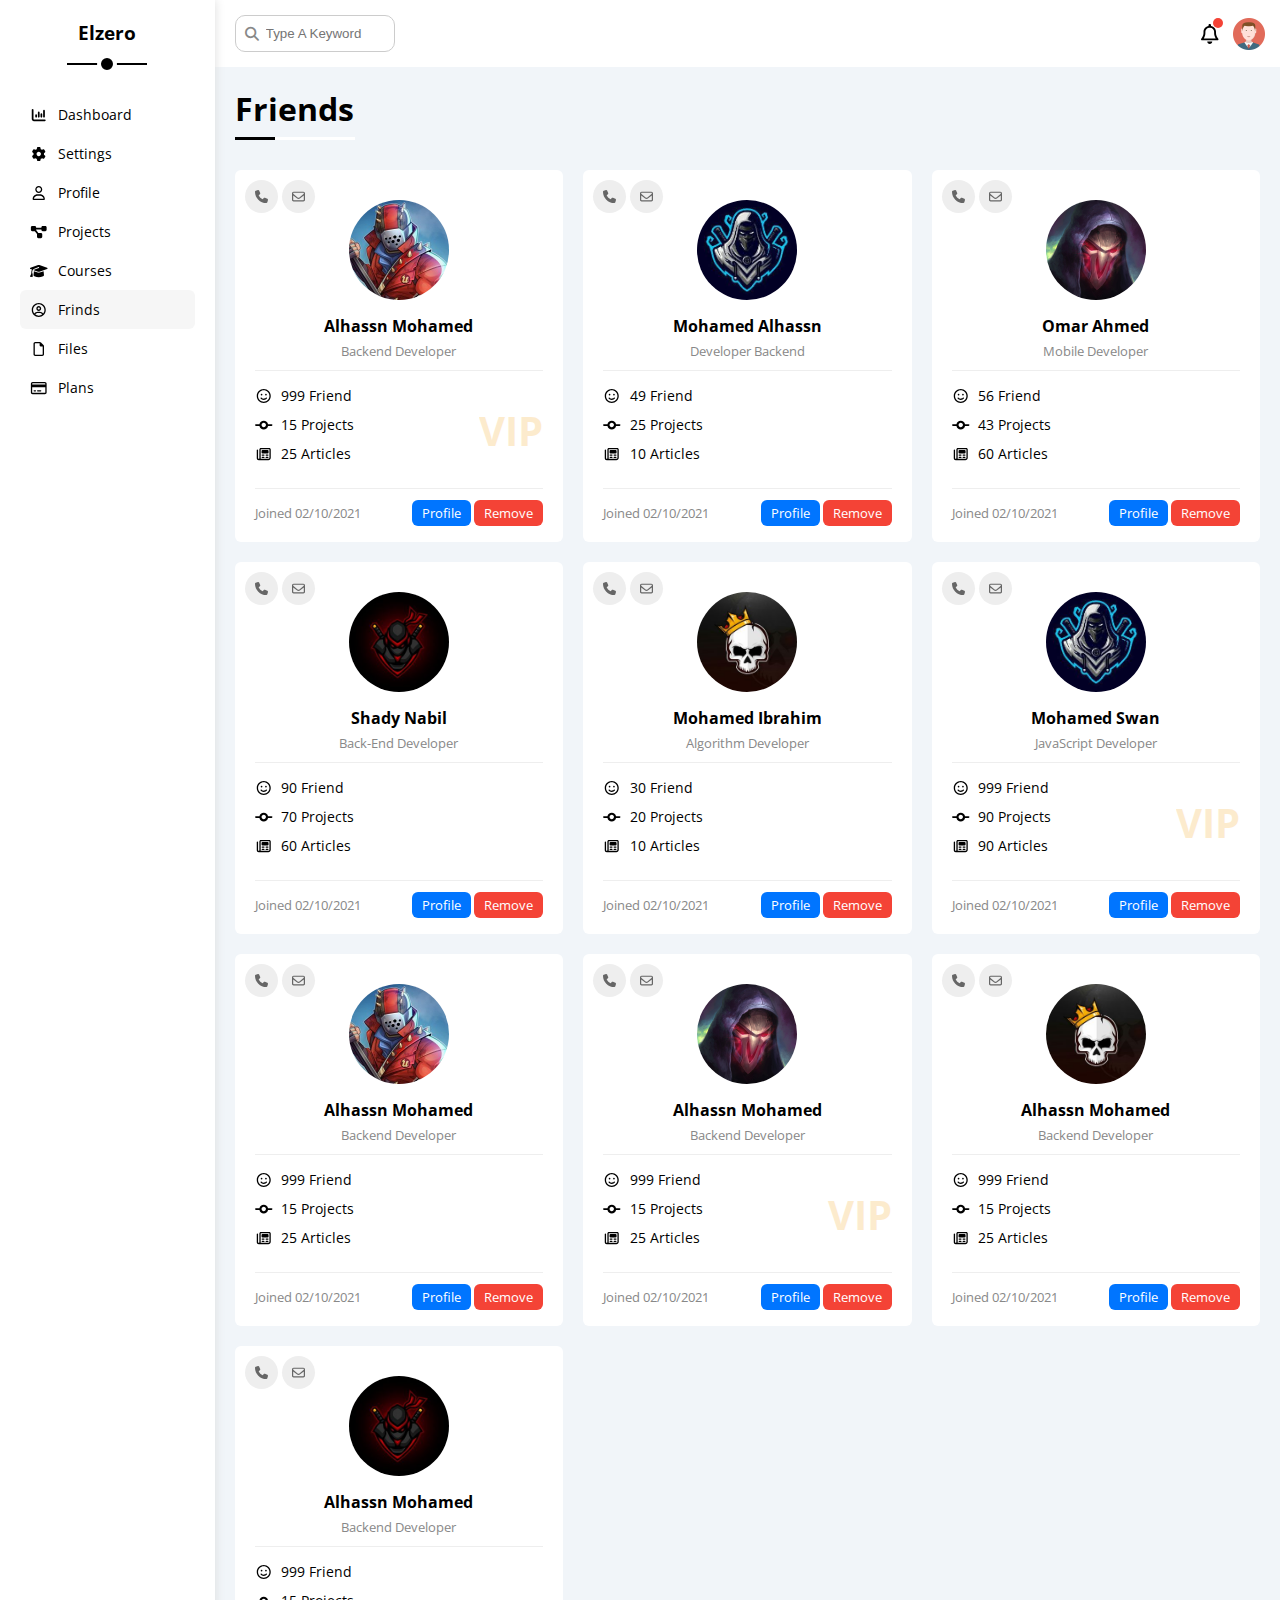
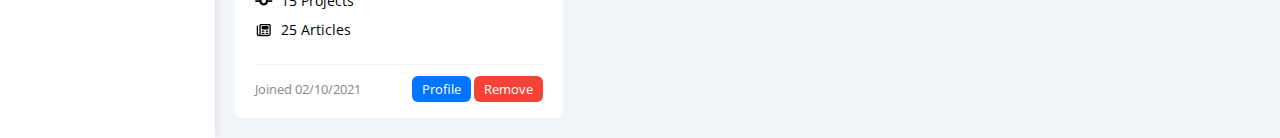
<file: frinds.html>
<!DOCTYPE html>
<html lang="en">

<head>
    <meta charset="UTF-8">
    <meta http-equiv="X-UA-Compatible" content="IE=edge">
    <meta name="viewport" content="width=device-width, initial-scale=1.0">
    <title>Friends</title>
    <!--Google Fonts -->
    <link rel="preconnect" href="https://fonts.googleapis.com">
    <link rel="preconnect" href="https://fonts.gstatic.com" crossorigin>
    <link href="https://fonts.googleapis.com/css2?family=Open+Sans:wght@300;400;500;600;700;800&display=swap"
        rel="stylesheet">
    <!-- Font Awesomme Libirary-->
    <link rel="stylesheet" href="css/all.min.css">
    <!-- Framework -->
    <link rel="stylesheet" href="css/framework.css">
    <!-- CSS code -->
    <link rel="stylesheet" href="css/style.css">
</head>

<body>
    <div class="page d-flex">
        <aside class="sidebar bg-white p-20 p-relative">
            <h3 class="p-relative mt-0 text-c mb-50">Elzero</h3>
            <ul>
                <li>
                    <a href="index.html" class="d-flex align-center fs-14 c-black red-6 p-10 .mb-5">
                        <i class="fa-solid fa-chart-column fa-fw"></i>
                        <span>Dashboard</span>
                    </a>
                </li>
                <li>
                    <a href="settings.html" class="d-flex align-center fs-14 c-black red-6 p-10 .mb-5">
                        <i class="fa-solid fa-gear fa-fw"></i>
                        <span>Settings</span>
                    </a>
                </li>
                <li>
                    <a href="profile.html" class=" d-flex align-center fs-14 c-black red-6 p-10 .mb-5">
                        <i class="fa-regular fa-user fa-fw"></i>
                        <span>Profile</span>
                    </a>
                </li>
                <li>
                    <a href="projects.html" class=" d-flex align-center fs-14 c-black red-6 p-10 .mb-5">
                        <i class="fa-solid fa-diagram-project fa-fw"></i>
                        <span>Projects</span>
                    </a>
                </li>
                <li>
                    <a href="courses.html" class=" d-flex align-center fs-14 c-black red-6 p-10 .mb-5">
                        <i class="fa-solid fa-graduation-cap fa-fw"></i>
                        <span>Courses</span>
                    </a>
                </li>
                <li>
                    <a href="frinds.html" class="active d-flex align-center fs-14 c-black red-6 p-10 .mb-5">
                        <i class="fa-regular fa-circle-user fa-fw"></i>
                        <span>Frinds</span>
                    </a>
                </li>
                <li>
                    <a href="files.html" class=" d-flex align-center fs-14 c-black red-6 p-10 .mb-5">
                        <i class="fa-regular fa-file fa-fw"></i>
                        <span>Files</span>
                    </a>
                </li>
                <li>
                    <a href="plans.html" class=" d-flex align-center fs-14 c-black red-6 p-10 .mb-5">
                        <i class="fa-regular fa-credit-card fa-fw"></i>
                        <span>Plans</span>
                    </a>
                </li>
            </ul>
        </aside>
        <main class="content w-full">
            <!-- Start Head -->
            <header class="head bg-white p-15 between-flex">
                <div class="search p-relative">
                    <input class="p-10 border-1 red-10" type="search" placeholder="Type A Keyword">
                </div>
                <div class="icons d-flex align-center">
                    <span class="notification p-relative">
                        <i class="fa-regular fa-bell fa-lg"></i>
                    </span>
                    <img loading="lazy" src="imegs/avatar.png" alt="">
                </div>
            </header>
            <!-- End Head -->
            <!-- Start Friends Page -->
            <h1 class="p-relative">Friends</h1>
            <section class="friends-page m-20 d-grid gap-20">
                <div class="friend bg-white red-6 p-20 p-relative">
                    <div class="contact">
                        <i class="fa-solid fa-phone"></i>
                        <i class="fa-regular fa-envelope"></i>
                    </div>
                    <div class="text-c">
                        <img class="red-half mt-10 mb-10 w-100 h-100" src="imegs/friend-01.jpg" alt="">
                        <h4 class="m-0">Alhassn Mohamed</h4>
                        <p class="c-grey fs-13 mt-5 mb-0">Backend Developer</p>
                    </div>
                    <div class="icons fs-14 p-relative">
                        <div class="mb-10">
                            <i class="fa-regular fa-face-smile fa-fw"></i>
                            <span>999 Friend</span>
                        </div>
                        <div class="mb-10">
                            <i class="fa-solid fa-code-commit fa-fw"></i>
                            <span>15 Projects</span>
                        </div>
                        <div class="mb-10">
                            <i class="fa-regular fa-newspaper fa-fw"></i>
                            <span>25 Articles</span>
                        </div>
                        <span class="vip fw-bold c-orange">VIP</span>
                    </div>
                    <div class="info between-flex fs-13">
                        <span class="c-grey">Joined 02/10/2021</span>
                        <div>
                            <a class="bg-blue c-white btn-shape" href="profile.html">Profile</a>
                            <a class="bg-red c-white btn-shape" href="#">Remove</a>
                        </div>
                    </div>
                </div>
                <div class="friend bg-white red-6 p-20 p-relative">
                    <div class="contact">
                        <i class="fa-solid fa-phone"></i>
                        <i class="fa-regular fa-envelope"></i>
                    </div>
                    <div class="text-c">
                        <img class="red-half mt-10 mb-10 w-100 h-100" src="imegs/friend-02.jpg" alt="">
                        <h4 class="m-0"> Mohamed Alhassn</h4>
                        <p class="c-grey fs-13 mt-5 mb-0">Developer Backend</p>
                    </div>
                    <div class="icons fs-14 p-relative">
                        <div class="mb-10">
                            <i class="fa-regular fa-face-smile fa-fw"></i>
                            <span>49 Friend</span>
                        </div>
                        <div class="mb-10">
                            <i class="fa-solid fa-code-commit fa-fw"></i>
                            <span>25 Projects</span>
                        </div>
                        <div class="mb-10">
                            <i class="fa-regular fa-newspaper fa-fw"></i>
                            <span>10 Articles</span>
                        </div>
                    </div>
                    <div class="info between-flex fs-13">
                        <span class="c-grey">Joined 02/10/2021</span>
                        <div>
                            <a class="bg-blue c-white btn-shape" href="profile.html">Profile</a>
                            <a class="bg-red c-white btn-shape" href="#">Remove</a>
                        </div>
                    </div>
                </div>
                <div class="friend bg-white red-6 p-20 p-relative">
                    <div class="contact">
                        <i class="fa-solid fa-phone"></i>
                        <i class="fa-regular fa-envelope"></i>
                    </div>
                    <div class="text-c">
                        <img class="red-half mt-10 mb-10 w-100 h-100" src="imegs/friend-03.jpg" alt="">
                        <h4 class="m-0">Omar Ahmed</h4>
                        <p class="c-grey fs-13 mt-5 mb-0">Mobile Developer</p>
                    </div>
                    <div class="icons fs-14 p-relative">
                        <div class="mb-10">
                            <i class="fa-regular fa-face-smile fa-fw"></i>
                            <span>56 Friend</span>
                        </div>
                        <div class="mb-10">
                            <i class="fa-solid fa-code-commit fa-fw"></i>
                            <span>43 Projects</span>
                        </div>
                        <div class="mb-10">
                            <i class="fa-regular fa-newspaper fa-fw"></i>
                            <span>60 Articles</span>
                        </div>
                    </div>
                    <div class="info between-flex fs-13">
                        <span class="c-grey">Joined 02/10/2021</span>
                        <div>
                            <a class="bg-blue c-white btn-shape" href="profile.html">Profile</a>
                            <a class="bg-red c-white btn-shape" href="#">Remove</a>
                        </div>
                    </div>
                </div>
                <div class="friend bg-white red-6 p-20 p-relative">
                    <div class="contact">
                        <i class="fa-solid fa-phone"></i>
                        <i class="fa-regular fa-envelope"></i>
                    </div>
                    <div class="text-c">
                        <img class="red-half mt-10 mb-10 w-100 h-100" src="imegs/friend-04.jpg" alt="">
                        <h4 class="m-0">Shady Nabil</h4>
                        <p class="c-grey fs-13 mt-5 mb-0">Back-End Developer</p>
                    </div>
                    <div class="icons fs-14 p-relative">
                        <div class="mb-10">
                            <i class="fa-regular fa-face-smile fa-fw"></i>
                            <span>90 Friend</span>
                        </div>
                        <div class="mb-10">
                            <i class="fa-solid fa-code-commit fa-fw"></i>
                            <span>70 Projects</span>
                        </div>
                        <div class="mb-10">
                            <i class="fa-regular fa-newspaper fa-fw"></i>
                            <span>60 Articles</span>
                        </div>
                    </div>
                    <div class="info between-flex fs-13">
                        <span class="c-grey">Joined 02/10/2021</span>
                        <div>
                            <a class="bg-blue c-white btn-shape" href="profile.html">Profile</a>
                            <a class="bg-red c-white btn-shape" href="#">Remove</a>
                        </div>
                    </div>
                </div>
                <div class="friend bg-white red-6 p-20 p-relative">
                    <div class="contact">
                        <i class="fa-solid fa-phone"></i>
                        <i class="fa-regular fa-envelope"></i>
                    </div>
                    <div class="text-c">
                        <img class="red-half mt-10 mb-10 w-100 h-100" src="imegs/friend-05.jpg" alt="">
                        <h4 class="m-0">Mohamed Ibrahim</h4>
                        <p class="c-grey fs-13 mt-5 mb-0">Algorithm Developer</p>
                    </div>
                    <div class="icons fs-14 p-relative">
                        <div class="mb-10">
                            <i class="fa-regular fa-face-smile fa-fw"></i>
                            <span>30 Friend</span>
                        </div>
                        <div class="mb-10">
                            <i class="fa-solid fa-code-commit fa-fw"></i>
                            <span>20 Projects</span>
                        </div>
                        <div class="mb-10">
                            <i class="fa-regular fa-newspaper fa-fw"></i>
                            <span>10 Articles</span>
                        </div>
                    </div>
                    <div class="info between-flex fs-13">
                        <span class="c-grey">Joined 02/10/2021</span>
                        <div>
                            <a class="bg-blue c-white btn-shape" href="profile.html">Profile</a>
                            <a class="bg-red c-white btn-shape" href="#">Remove</a>
                        </div>
                    </div>
                </div>
                <div class="friend bg-white red-6 p-20 p-relative">
                    <div class="contact">
                        <i class="fa-solid fa-phone"></i>
                        <i class="fa-regular fa-envelope"></i>
                    </div>
                    <div class="text-c">
                        <img class="red-half mt-10 mb-10 w-100 h-100" src="imegs/friend-02.jpg" alt="">
                        <h4 class="m-0">Mohamed Swan</h4>
                        <p class="c-grey fs-13 mt-5 mb-0">JavaScript Developer</p>
                    </div>
                    <div class="icons fs-14 p-relative">
                        <div class="mb-10">
                            <i class="fa-regular fa-face-smile fa-fw"></i>
                            <span>999 Friend</span>
                        </div>
                        <div class="mb-10">
                            <i class="fa-solid fa-code-commit fa-fw"></i>
                            <span>90 Projects</span>
                        </div>
                        <div class="mb-10">
                            <i class="fa-regular fa-newspaper fa-fw"></i>
                            <span>90 Articles</span>
                        </div>
                        <span class="vip fw-bold c-orange">VIP</span>
                    </div>
                    <div class="info between-flex fs-13">
                        <span class="c-grey">Joined 02/10/2021</span>
                        <div>
                            <a class="bg-blue c-white btn-shape" href="profile.html">Profile</a>
                            <a class="bg-red c-white btn-shape" href="#">Remove</a>
                        </div>
                    </div>
                </div>
                <div class="friend bg-white red-6 p-20 p-relative">
                    <div class="contact">
                        <i class="fa-solid fa-phone"></i>
                        <i class="fa-regular fa-envelope"></i>
                    </div>
                    <div class="text-c">
                        <img class="red-half mt-10 mb-10 w-100 h-100" src="imegs/friend-01.jpg" alt="">
                        <h4 class="m-0">Alhassn Mohamed</h4>
                        <p class="c-grey fs-13 mt-5 mb-0">Backend Developer</p>
                    </div>
                    <div class="icons fs-14 p-relative">
                        <div class="mb-10">
                            <i class="fa-regular fa-face-smile fa-fw"></i>
                            <span>999 Friend</span>
                        </div>
                        <div class="mb-10">
                            <i class="fa-solid fa-code-commit fa-fw"></i>
                            <span>15 Projects</span>
                        </div>
                        <div class="mb-10">
                            <i class="fa-regular fa-newspaper fa-fw"></i>
                            <span>25 Articles</span>
                        </div>
                    </div>
                    <div class="info between-flex fs-13">
                        <span class="c-grey">Joined 02/10/2021</span>
                        <div>
                            <a class="bg-blue c-white btn-shape" href="profile.html">Profile</a>
                            <a class="bg-red c-white btn-shape" href="#">Remove</a>
                        </div>
                    </div>
                </div>
                <div class="friend bg-white red-6 p-20 p-relative">
                    <div class="contact">
                        <i class="fa-solid fa-phone"></i>
                        <i class="fa-regular fa-envelope"></i>
                    </div>
                    <div class="text-c">
                        <img class="red-half mt-10 mb-10 w-100 h-100" src="imegs/friend-03.jpg" alt="">
                        <h4 class="m-0">Alhassn Mohamed</h4>
                        <p class="c-grey fs-13 mt-5 mb-0">Backend Developer</p>
                    </div>
                    <div class="icons fs-14 p-relative">
                        <div class="mb-10">
                            <i class="fa-regular fa-face-smile fa-fw"></i>
                            <span>999 Friend</span>
                        </div>
                        <div class="mb-10">
                            <i class="fa-solid fa-code-commit fa-fw"></i>
                            <span>15 Projects</span>
                        </div>
                        <div class="mb-10">
                            <i class="fa-regular fa-newspaper fa-fw"></i>
                            <span>25 Articles</span>
                        </div>
                        <span class="vip fw-bold c-orange">VIP</span>
                    </div>
                    <div class="info between-flex fs-13">
                        <span class="c-grey">Joined 02/10/2021</span>
                        <div>
                            <a class="bg-blue c-white btn-shape" href="profile.html">Profile</a>
                            <a class="bg-red c-white btn-shape" href="#">Remove</a>
                        </div>
                    </div>
                </div>
                <div class="friend bg-white red-6 p-20 p-relative">
                    <div class="contact">
                        <i class="fa-solid fa-phone"></i>
                        <i class="fa-regular fa-envelope"></i>
                    </div>
                    <div class="text-c">
                        <img class="red-half mt-10 mb-10 w-100 h-100" src="imegs/friend-05.jpg" alt="">
                        <h4 class="m-0">Alhassn Mohamed</h4>
                        <p class="c-grey fs-13 mt-5 mb-0">Backend Developer</p>
                    </div>
                    <div class="icons fs-14 p-relative">
                        <div class="mb-10">
                            <i class="fa-regular fa-face-smile fa-fw"></i>
                            <span>999 Friend</span>
                        </div>
                        <div class="mb-10">
                            <i class="fa-solid fa-code-commit fa-fw"></i>
                            <span>15 Projects</span>
                        </div>
                        <div class="mb-10">
                            <i class="fa-regular fa-newspaper fa-fw"></i>
                            <span>25 Articles</span>
                        </div>
                    </div>
                    <div class="info between-flex fs-13">
                        <span class="c-grey">Joined 02/10/2021</span>
                        <div>
                            <a class="bg-blue c-white btn-shape" href="profile.html">Profile</a>
                            <a class="bg-red c-white btn-shape" href="#">Remove</a>
                        </div>
                    </div>
                </div>
                <div class="friend bg-white red-6 p-20 p-relative">
                    <div class="contact">
                        <i class="fa-solid fa-phone"></i>
                        <i class="fa-regular fa-envelope"></i>
                    </div>
                    <div class="text-c">
                        <img class="red-half mt-10 mb-10 w-100 h-100" src="imegs/friend-04.jpg" alt="">
                        <h4 class="m-0">Alhassn Mohamed</h4>
                        <p class="c-grey fs-13 mt-5 mb-0">Backend Developer</p>
                    </div>
                    <div class="icons fs-14 p-relative">
                        <div class="mb-10">
                            <i class="fa-regular fa-face-smile fa-fw"></i>
                            <span>999 Friend</span>
                        </div>
                        <div class="mb-10">
                            <i class="fa-solid fa-code-commit fa-fw"></i>
                            <span>15 Projects</span>
                        </div>
                        <div class="mb-10">
                            <i class="fa-regular fa-newspaper fa-fw"></i>
                            <span>25 Articles</span>
                        </div>
                    </div>
                    <div class="info between-flex fs-13">
                        <span class="c-grey">Joined 02/10/2021</span>
                        <div>
                            <a class="bg-blue c-white btn-shape" href="profile.html">Profile</a>
                            <a class="bg-red c-white btn-shape" href="#">Remove</a>
                        </div>
                    </div>
                </div>
            </section>


            <!-- End  Friends Page-->
        </main>
    </div>
    <script src="js/all.min.js">
    </script>
</body>

</html>
</file>
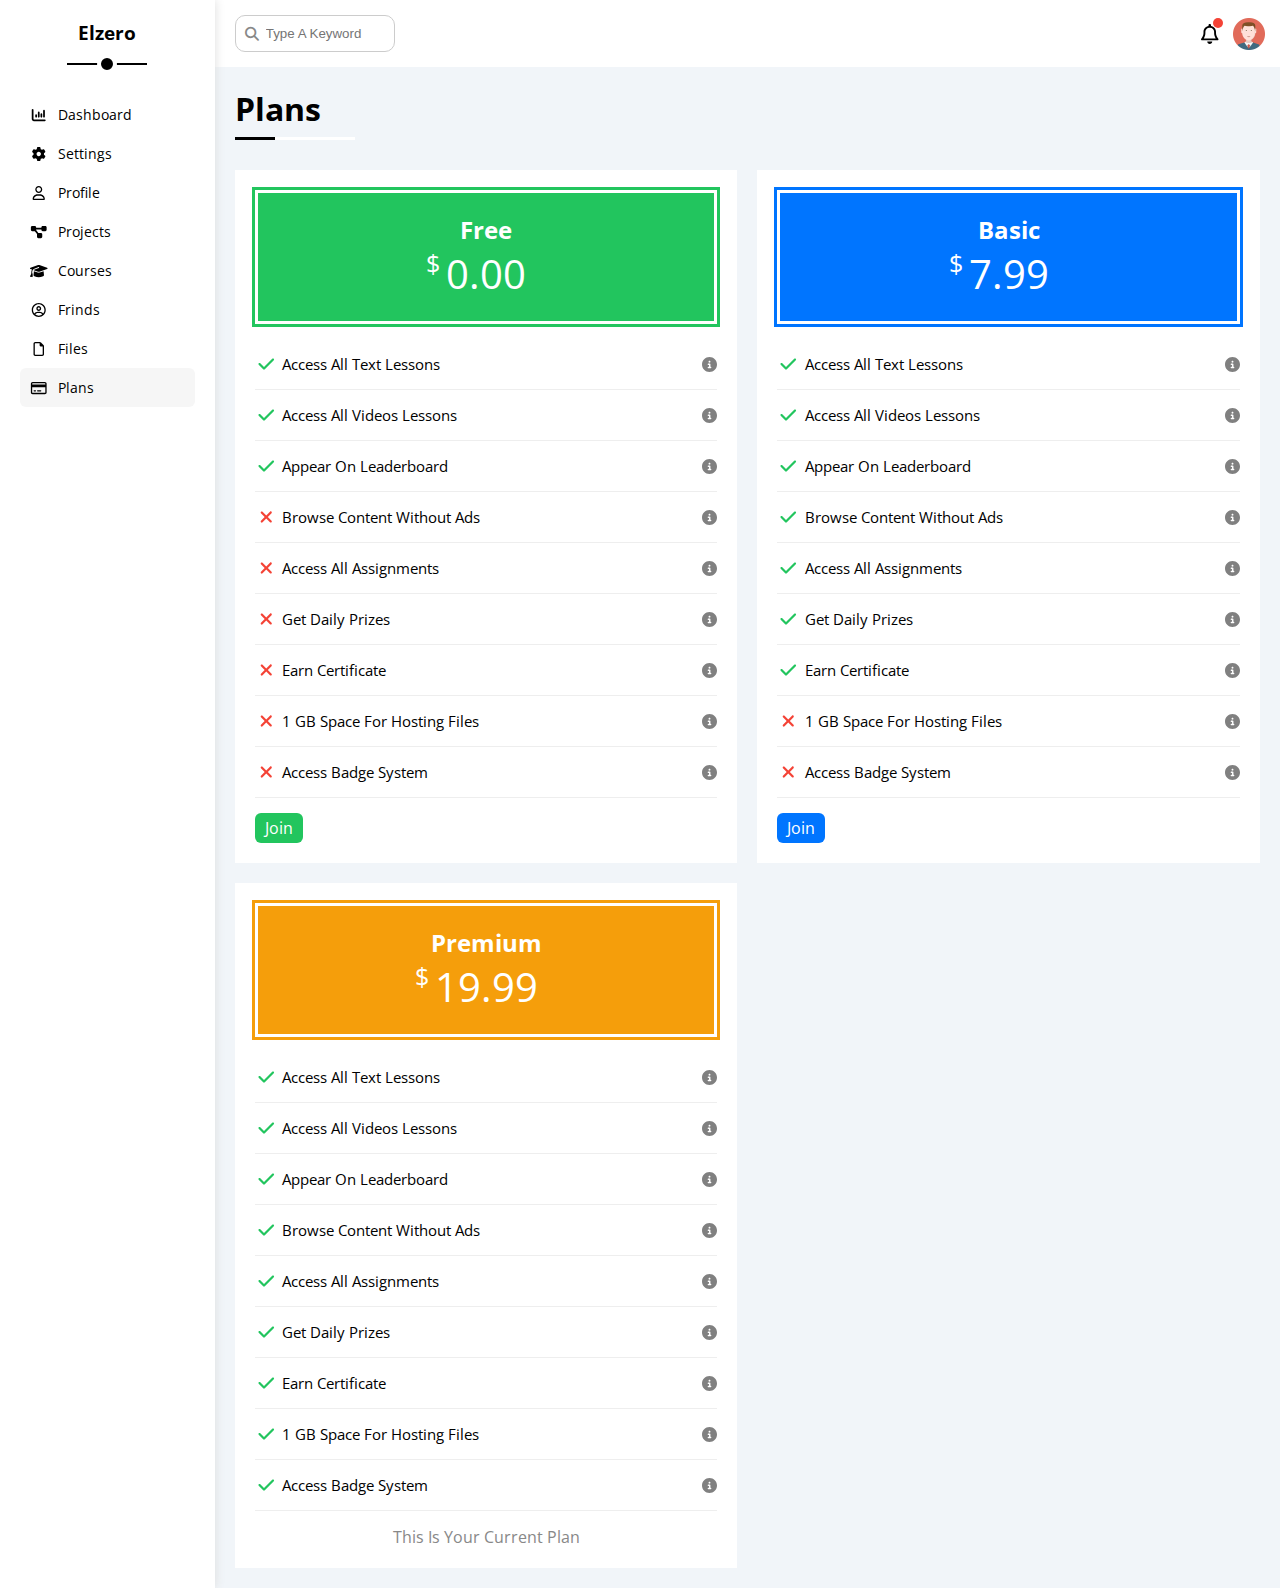
<file: plans.html>
<!DOCTYPE html>
<html lang="en">

<head>
    <meta charset="UTF-8">
    <meta http-equiv="X-UA-Compatible" content="IE=edge">
    <meta name="viewport" content="width=device-width, initial-scale=1.0">
    <title>Plans</title>
    <!--Google Fonts -->
    <link rel="preconnect" href="https://fonts.googleapis.com">
    <link rel="preconnect" href="https://fonts.gstatic.com" crossorigin>
    <link href="https://fonts.googleapis.com/css2?family=Open+Sans:wght@300;400;500;600;700;800&display=swap"
        rel="stylesheet">
    <!-- Font Awesomme Libirary-->
    <link rel="stylesheet" href="css/all.min.css">
    <!-- Framework -->
    <link rel="stylesheet" href="css/framework.css">
    <!-- CSS code -->
    <link rel="stylesheet" href="css/style.css">
</head>

<body>
    <div class="page d-flex">
        <aside class="sidebar bg-white p-20 p-relative">
            <h3 class="p-relative mt-0 text-c mb-50">Elzero</h3>
            <ul>
                <li>
                    <a href="index.html" class="d-flex align-center fs-14 c-black red-6 p-10 .mb-5">
                        <i class="fa-solid fa-chart-column fa-fw"></i>
                        <span>Dashboard</span>
                    </a>
                </li>
                <li>
                    <a href="settings.html" class="d-flex align-center fs-14 c-black red-6 p-10 .mb-5">
                        <i class="fa-solid fa-gear fa-fw"></i>
                        <span>Settings</span>
                    </a>
                </li>
                <li>
                    <a href="profile.html" class=" d-flex align-center fs-14 c-black red-6 p-10 .mb-5">
                        <i class="fa-regular fa-user fa-fw"></i>
                        <span>Profile</span>
                    </a>
                </li>
                <li>
                    <a href="projects.html" class=" d-flex align-center fs-14 c-black red-6 p-10 .mb-5">
                        <i class="fa-solid fa-diagram-project fa-fw"></i>
                        <span>Projects</span>
                    </a>
                </li>
                <li>
                    <a href="courses.html" class=" d-flex align-center fs-14 c-black red-6 p-10 .mb-5">
                        <i class="fa-solid fa-graduation-cap fa-fw"></i>
                        <span>Courses</span>
                    </a>
                </li>
                <li>
                    <a href="frinds.html" class=" d-flex align-center fs-14 c-black red-6 p-10 .mb-5">
                        <i class="fa-regular fa-circle-user fa-fw"></i>
                        <span>Frinds</span>
                    </a>
                </li>
                <li>
                    <a href="files.html" class=" d-flex align-center fs-14 c-black red-6 p-10 .mb-5">
                        <i class="fa-regular fa-file fa-fw"></i>
                        <span>Files</span>
                    </a>
                </li>
                <li>
                    <a href="plans.html" class="active d-flex align-center fs-14 c-black red-6 p-10 .mb-5">
                        <i class="fa-regular fa-credit-card fa-fw"></i>
                        <span>Plans</span>
                    </a>
                </li>
            </ul>
        </aside>
        <main class="content w-full">
            <!-- Start Head -->
            <header class="head bg-white p-15 between-flex">
                <div class="search p-relative">
                    <input class="p-10 border-1 red-10" type="search" placeholder="Type A Keyword">
                </div>
                <div class="icons d-flex align-center">
                    <span class="notification p-relative">
                        <i class="fa-regular fa-bell fa-lg"></i>
                    </span>
                    <img loading="lazy" src="imegs/avatar.png" alt="">
                </div>
            </header>
            <!-- End Head -->
            <!-- Start Plans Page -->
            <h1 class="p-relative">Plans</h1>
            <section class="plans-page d-grid m-20 gap-20">
                <div class="plan green bg-white p-20">
                    <div class="top bg-green text-c p-20 mb-15">
                        <h2 class="m-0 c-white">Free</h2>
                        <div class="price c-white"><span>$</span>0.00</div>
                    </div>
                    <ul>
                        <li>
                            <i class="fa-solid fa-check fa-fw yes"></i>
                            <span>Access All Text Lessons</span>
                            <i class="fa-solid fa-circle-info help"></i>
                        </li>
                        <li>
                            <i class="fa-solid fa-check fa-fw yes"></i>
                            <span>Access All Videos Lessons</span>
                            <i class="fa-solid fa-circle-info help"></i>
                        </li>
                        <li>
                            <i class="fa-solid fa-check fa-fw yes"></i>
                            <span>Appear On Leaderboard</span>
                            <i class="fa-solid fa-circle-info help"></i>
                        </li>
                        <li>
                            <i class="fa-solid fa-xmark fa-fw"></i>
                            <span>Browse Content Without Ads</span>
                            <i class="fa-solid fa-circle-info help"></i>
                        </li>
                        <li>
                            <i class="fa-solid fa-xmark fa-fw"></i>
                            <span>Access All Assignments</span>
                            <i class="fa-solid fa-circle-info help"></i>
                        </li>
                        <li>
                            <i class="fa-solid fa-xmark fa-fw"></i>
                            <span>Get Daily Prizes</span>
                            <i class="fa-solid fa-circle-info help"></i>
                        </li>
                        <li>
                            <i class="fa-solid fa-xmark fa-fw"></i>
                            <span>
                                Earn Certificate</span>
                            <i class="fa-solid fa-circle-info help"></i>
                        </li>
                        <li>
                            <i class="fa-solid fa-xmark fa-fw"></i>
                            <span>
                                1 GB Space For Hosting Files</span>
                            <i class="fa-solid fa-circle-info help"></i>
                        </li>
                        <li>
                            <i class="fa-solid fa-xmark fa-fw"></i>
                            <span>
                                Access Badge System</span>
                            <i class="fa-solid fa-circle-info help"></i>
                        </li>
                    </ul>
                    <a class="btn-shape bg-green c-white d-block w-fit mt-15" href="#">Join</a>
                </div>
                <div class="plan blue bg-white p-20">
                    <div class="top bg-blue text-c p-20 mb-15">
                        <h2 class="m-0 c-white">Basic</h2>
                        <div class="price c-white"><span>$</span>7.99</div>
                    </div>
                    <ul>
                        <li>
                            <i class="fa-solid fa-check fa-fw yes"></i>
                            <span>Access All Text Lessons</span>
                            <i class="fa-solid fa-circle-info help"></i>
                        </li>
                        <li>
                            <i class="fa-solid fa-check fa-fw yes"></i>
                            <span>Access All Videos Lessons</span>
                            <i class="fa-solid fa-circle-info help"></i>
                        </li>
                        <li>
                            <i class="fa-solid fa-check fa-fw yes"></i>
                            <span>Appear On Leaderboard</span>
                            <i class="fa-solid fa-circle-info help"></i>
                        </li>
                        <li>
                            <i class="fa-solid fa-check fa-fw yes"></i>
                            <span>Browse Content Without Ads</span>
                            <i class="fa-solid fa-circle-info help"></i>
                        </li>
                        <li>
                            <i class="fa-solid fa-check fa-fw yes"></i>
                            <span>Access All Assignments</span>
                            <i class="fa-solid fa-circle-info help"></i>
                        </li>
                        <li>
                            <i class="fa-solid fa-check fa-fw yes"></i>
                            <span>Get Daily Prizes</span>
                            <i class="fa-solid fa-circle-info help"></i>
                        </li>
                        <li>
                            <i class="fa-solid fa-check fa-fw yes"></i>
                            <span>
                                Earn Certificate</span>
                            <i class="fa-solid fa-circle-info help"></i>
                        </li>
                        <li>
                            <i class="fa-solid fa-xmark fa-fw"></i>
                            <span>
                                1 GB Space For Hosting Files</span>
                            <i class="fa-solid fa-circle-info help"></i>
                        </li>
                        <li>
                            <i class="fa-solid fa-xmark fa-fw"></i>
                            <span>
                                Access Badge System</span>
                            <i class="fa-solid fa-circle-info help"></i>
                        </li>
                    </ul>
                    <a class="btn-shape bg-blue c-white d-block w-fit mt-15" href="#">Join</a>
                </div>
                <div class="plan orange bg-white p-20">
                    <div class="top bg-orange text-c p-20 mb-15">
                        <h2 class="m-0 c-white">Premium</h2>
                        <div class="price c-white"><span>$</span>19.99</div>
                    </div>
                    <ul>
                        <li>
                            <i class="fa-solid fa-check fa-fw yes"></i>
                            <span>Access All Text Lessons</span>
                            <i class="fa-solid fa-circle-info help"></i>
                        </li>
                        <li>
                            <i class="fa-solid fa-check fa-fw yes"></i>
                            <span>Access All Videos Lessons</span>
                            <i class="fa-solid fa-circle-info help"></i>
                        </li>
                        <li>
                            <i class="fa-solid fa-check fa-fw yes"></i>
                            <span>Appear On Leaderboard</span>
                            <i class="fa-solid fa-circle-info help"></i>
                        </li>
                        <li>
                            <i class="fa-solid fa-check fa-fw yes"></i>
                            <span>Browse Content Without Ads</span>
                            <i class="fa-solid fa-circle-info help"></i>
                        </li>
                        <li>
                            <i class="fa-solid fa-check fa-fw yes"></i>
                            <span>Access All Assignments</span>
                            <i class="fa-solid fa-circle-info help"></i>
                        </li>
                        <li>
                            <i class="fa-solid fa-check fa-fw yes"></i>
                            <span>Get Daily Prizes</span>
                            <i class="fa-solid fa-circle-info help"></i>
                        </li>
                        <li>
                            <i class="fa-solid fa-check fa-fw yes"></i>
                            <span>
                                Earn Certificate</span>
                            <i class="fa-solid fa-circle-info help"></i>
                        </li>
                        <li>
                            <i class="fa-solid fa-check fa-fw yes"></i>
                            <span>
                                1 GB Space For Hosting Files</span>
                            <i class="fa-solid fa-circle-info help"></i>
                        </li>
                        <li>
                            <i class="fa-solid fa-check fa-fw yes"></i>
                            <span>
                                Access Badge System</span>
                            <i class="fa-solid fa-circle-info help"></i>
                        </li>
                    </ul>
                    <p class="c-grey m-0 text-c mt-15">This Is Your Current Plan</p>
                </div>
            </section>


            <!-- End  Plans Page-->
        </main>
    </div>
    <script src="js/all.min.js">
    </script>
</body>

</html>
</file>
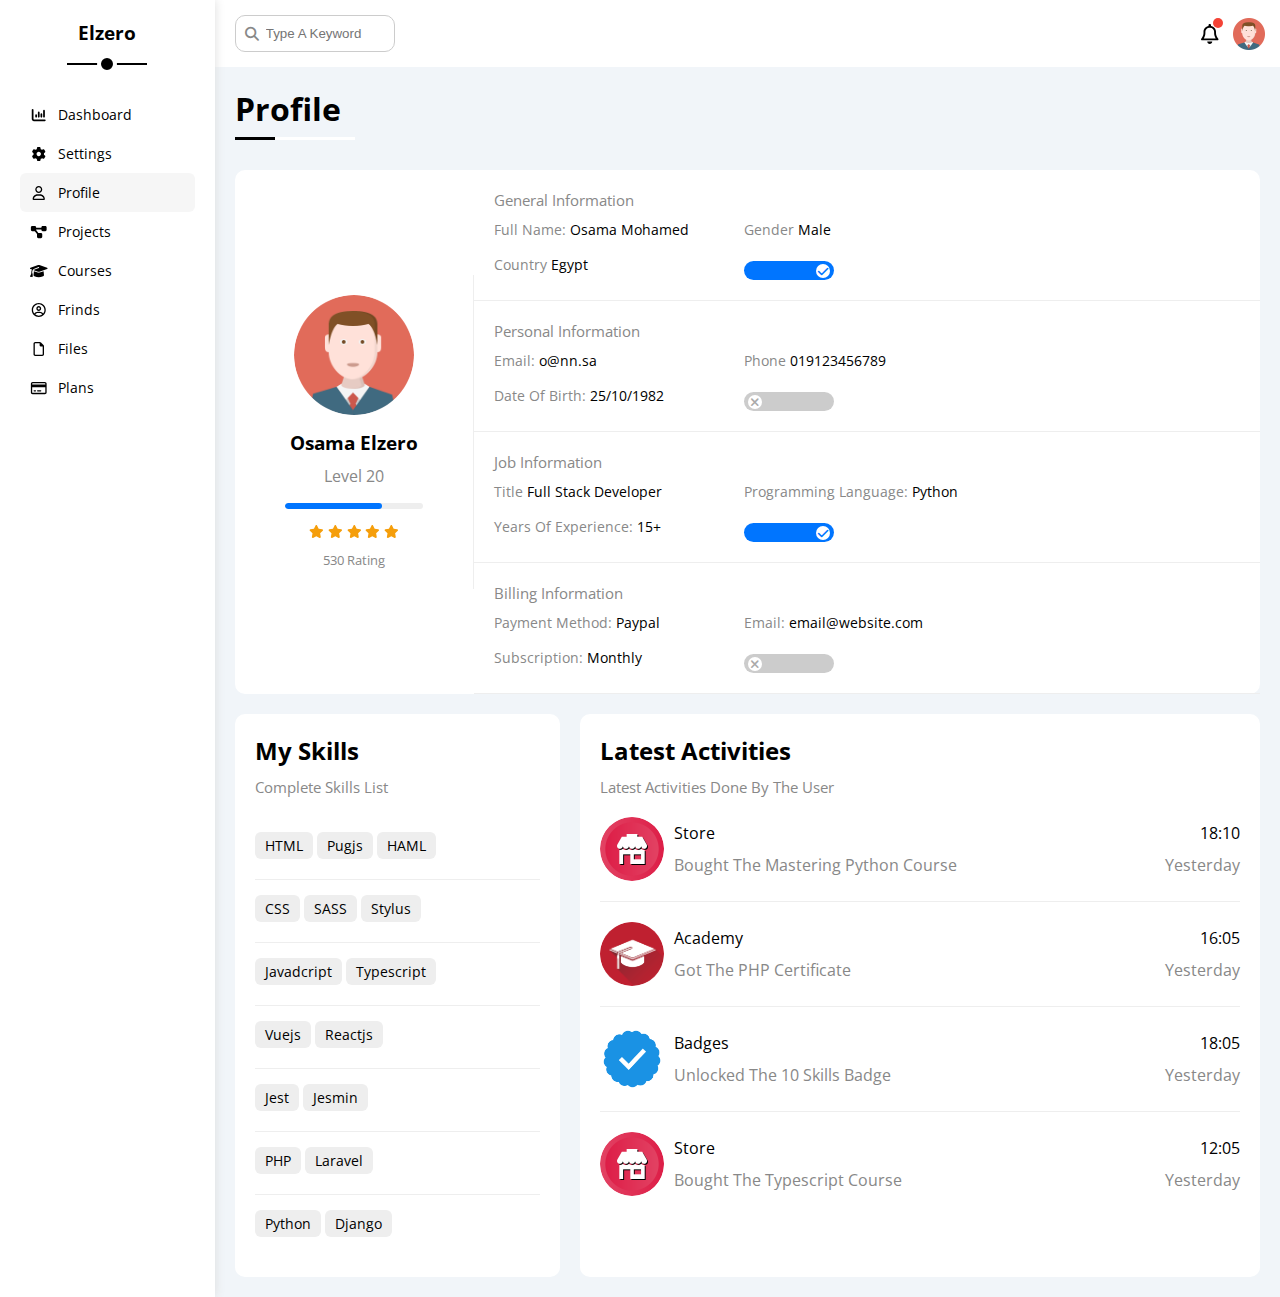
<file: profile.html>
<!DOCTYPE html>
<html lang="en">

<head>
    <meta charset="UTF-8">
    <meta http-equiv="X-UA-Compatible" content="IE=edge">
    <meta name="viewport" content="width=device-width, initial-scale=1.0">
    <title>Profile</title>
    <!--Google Fonts -->
    <link rel="preconnect" href="https://fonts.googleapis.com">
    <link rel="preconnect" href="https://fonts.gstatic.com" crossorigin>
    <link href="https://fonts.googleapis.com/css2?family=Open+Sans:wght@300;400;500;600;700;800&display=swap"
        rel="stylesheet">
    <!-- Font Awesomme Libirary-->
    <link rel="stylesheet" href="css/all.min.css">
    <!-- Framework -->
    <link rel="stylesheet" href="css/framework.css">
    <!-- CSS code -->
    <link rel="stylesheet" href="css/style.css">
</head>

<body>
    <div class="page d-flex">
        <aside class="sidebar bg-white p-20 p-relative">
            <h3 class="p-relative mt-0 text-c mb-50">Elzero</h3>
            <ul>
                <li>
                    <a href="index.html" class="d-flex align-center fs-14 c-black red-6 p-10 .mb-5">
                        <i class="fa-solid fa-chart-column fa-fw"></i>
                        <span>Dashboard</span>
                    </a>
                </li>
                <li>
                    <a href="settings.html" class="d-flex align-center fs-14 c-black red-6 p-10 .mb-5">
                        <i class="fa-solid fa-gear fa-fw"></i>
                        <span>Settings</span>
                    </a>
                </li>
                <li>
                    <a href="profile.html" class="active d-flex align-center fs-14 c-black red-6 p-10 .mb-5">
                        <i class="fa-regular fa-user fa-fw"></i>
                        <span>Profile</span>
                    </a>
                </li>
                <li>
                    <a href="projects.html" class=" d-flex align-center fs-14 c-black red-6 p-10 .mb-5">
                        <i class="fa-solid fa-diagram-project fa-fw"></i>
                        <span>Projects</span>
                    </a>
                </li>
                <li>
                    <a href="courses.html" class=" d-flex align-center fs-14 c-black red-6 p-10 .mb-5">
                        <i class="fa-solid fa-graduation-cap fa-fw"></i>
                        <span>Courses</span>
                    </a>
                </li>
                <li>
                    <a href="frinds.html" class=" d-flex align-center fs-14 c-black red-6 p-10 .mb-5">
                        <i class="fa-regular fa-circle-user fa-fw"></i>
                        <span>Frinds</span>
                    </a>
                </li>
                <li>
                    <a href="files.html" class=" d-flex align-center fs-14 c-black red-6 p-10 .mb-5">
                        <i class="fa-regular fa-file fa-fw"></i>
                        <span>Files</span>
                    </a>
                </li>
                <li>
                    <a href="plans.html" class=" d-flex align-center fs-14 c-black red-6 p-10 .mb-5">
                        <i class="fa-regular fa-credit-card fa-fw"></i>
                        <span>Plans</span>
                    </a>
                </li>
            </ul>
        </aside>
        <main class="content w-full">
            <!-- Start Head -->
            <header class="head bg-white p-15 between-flex">
                <div class="search p-relative">
                    <input class="p-10 border-1 red-10" type="search" placeholder="Type A Keyword">
                </div>
                <div class="icons d-flex align-center">
                    <span class="notification p-relative">
                        <i class="fa-regular fa-bell fa-lg"></i>
                    </span>
                    <img loading="lazy" src="imegs/avatar.png" alt="">
                </div>
            </header>
            <!-- End Head -->
            <!-- Start profile -->
            <h1 class="p-relative">Profile</h1>
            <section class="profile-page m-20">
                <section class="overview bg-white red-10 d-flex align-center">
                    <div class="avatar-box">
                        <img src="imegs/avatar.png" alt="avatar" class="red-half mb-10">
                        <h3 class="m-0">Osama Elzero</h3>
                        <p class="c-grey mt-10">Level 20</p>
                        <div class="level red-6 bg-eee p-relative">
                            <span style="width: 70%;"></span>
                        </div>
                        <div class="rating mt-10 mb-10">
                            <i class="fa-solid fa-star c-orange fs-13"></i>
                            <i class="fa-solid fa-star c-orange fs-13"></i>
                            <i class="fa-solid fa-star c-orange fs-13"></i>
                            <i class="fa-solid fa-star c-orange fs-13"></i>
                            <i class="fa-solid fa-star c-orange fs-13"></i>
                        </div>
                        <p class="c-grey m-0 fs-13">530 Rating</p>
                    </div>
                    <div class="info-box w-full">
                        <div class="box p-20 d-flex align-center">
                            <h4 class="c-grey fs-15 m-0 w-full">General Information</h4>
                            <div class="fs-14">
                                <span class="c-grey">Full Name:</span>
                                <span>Osama Mohamed</span>
                            </div>
                            <div class="fs-14">
                                <span class="c-grey">Gender</span>
                                <span>Male</span>
                            </div>
                            <div class="fs-14">
                                <span class="c-grey">Country</span>
                                <span>Egypt</span>
                            </div>
                            <label>
                                <input class="toggle-checkbox" type="checkbox" checked>
                                <div class="toggle-switch"></div>
                            </label>
                        </div>
                        <div class="box p-20 d-flex align-center">
                            <h4 class="c-grey fs-15 m-0 w-full">Personal Information</h4>
                            <div class="fs-14">
                                <span class="c-grey">Email:</span>
                                <span>o@nn.sa</span>
                            </div>
                            <div class="fs-14">
                                <span class="c-grey">Phone</span>
                                <span>019123456789</span>
                            </div>
                            <div class="fs-14">
                                <span class="c-grey">
                                    Date Of Birth: </span>
                                <span>25/10/1982</span>
                            </div>
                            <label>
                                <input class="toggle-checkbox" type="checkbox">
                                <div class="toggle-switch"></div>
                            </label>
                        </div>
                        <div class="box p-20 d-flex align-center">
                            <h4 class="c-grey fs-15 m-0 w-full">Job Information
                            </h4>
                            <div class="fs-14">
                                <span class="c-grey">Title</span>
                                <span> Full Stack Developer</span>
                            </div>
                            <div class="fs-14">
                                <span class="c-grey">
                                    Programming Language:</span>
                                <span>Python</span>
                            </div>
                            <div class="fs-14">
                                <span class="c-grey">Years Of Experience:</span>
                                <span>15+</span>
                            </div>
                            <label>
                                <input class="toggle-checkbox" type="checkbox" checked>
                                <div class="toggle-switch"></div>
                            </label>
                        </div>
                        <div class="box p-20 d-flex align-center">
                            <h4 class="c-grey fs-15 m-0 w-full">Billing Information</h4>
                            <div class="fs-14">
                                <span class="c-grey">Payment Method: </span>
                                <span>Paypal</span>
                            </div>
                            <div class="fs-14">
                                <span class="c-grey">Email: </span>
                                <span>email@website.com</span>
                            </div>
                            <div class="fs-14">
                                <span class="c-grey">Subscription: </span>
                                <span>Monthly</span>
                            </div>
                            <label>
                                <input class="toggle-checkbox" type="checkbox">
                                <div class="toggle-switch"></div>
                            </label>
                        </div>
                    </div>
                </section>
                <!-- Start Other Data -->
                <section class="other-data d-flex gap-20">
                    <div class="skills-card p-20 bg-white red-10 mt-20">
                        <h2 class="mt-0 mb-10">My Skills</h2>
                        <p class="mt-0 mb-20 c-grey fs-15">Complete Skills List</p>
                        <ul class="m-0 text-c-mobile">
                            <li>
                                <span>HTML</span>
                                <span>Pugjs</span>
                                <span>HAML</span>
                            </li>
                            <li>
                                <span>CSS</span>
                                <span>SASS</span>
                                <span>Stylus</span>
                            </li>
                            <li>
                                <span>Javadcript</span>
                                <span>Typescript</span>
                            </li>
                            <li>
                                <span>Vuejs</span>
                                <span>Reactjs</span>
                            </li>
                            <li>
                                <span>Jest</span>
                                <span>Jesmin</span>
                            </li>
                            <li>
                                <span>PHP</span>
                                <span>Laravel</span>
                            </li>
                            <li>
                                <span>Python</span>
                                <span>Django</span>
                            </li>
                        </ul>
                    </div>
                    <div class="activities p-20 bg-white red-10 mt-20">
                        <h2 class="mt-0 mb-10">Latest Activities</h2>
                        <p class="mt-0 mb-20 c-grey fs-15">Latest Activities Done By The User</p>
                        <div class="activity d-flex align-center text-c-mobile">
                            <img src="imegs/activity-01.png" alt="photo">
                            <div class="info">
                                <span class="d-block mb-10">Store</span>
                                <span class="c-grey">Bought The Mastering Python Course</span>
                            </div>
                            <div class="date">
                                <span class="d-block mb-10">18:10</span>
                                <span class="c-grey">Yesterday</span>
                            </div>
                        </div>
                        <div class="activity d-flex align-center text-c-mobile">
                            <img src="imegs/activity-02.png" alt="photo">
                            <div class="info">
                                <span class="d-block mb-10">Academy</span>
                                <span class="c-grey">Got The PHP Certificate</span>
                            </div>
                            <div class="date">
                                <span class="d-block mb-10">16:05</span>
                                <span class="c-grey">Yesterday</span>
                            </div>
                        </div>
                        <div class="activity d-flex align-center text-c-mobile">
                            <img src="imegs/activity-03.png" alt="photo">
                            <div class="info">
                                <span class="d-block mb-10">Badges</span>
                                <span class="c-grey">Unlocked The 10 Skills Badge</span>
                            </div>
                            <div class="date">
                                <span class="d-block mb-10">18:05</span>
                                <span class="c-grey">Yesterday</span>
                            </div>
                        </div>
                        <div class="activity d-flex align-center text-c-mobile">
                            <img src="imegs/activity-01.png" alt="photo">
                            <div class="info">
                                <span class="d-block mb-10">Store</span>
                                <span class="c-grey">Bought The Typescript Course</span>
                            </div>
                            <div class="date">
                                <span class="d-block mb-10">12:05</span>
                                <span class="c-grey">Yesterday</span>
                            </div>
                        </div>
                    </div>
                </section>
                <!-- End Other Data -->
            </section>
            <!-- End profile -->
        </main>
    </div>
    <script src="js/all.min.js">
    </script>
</body>

</html>
</file>
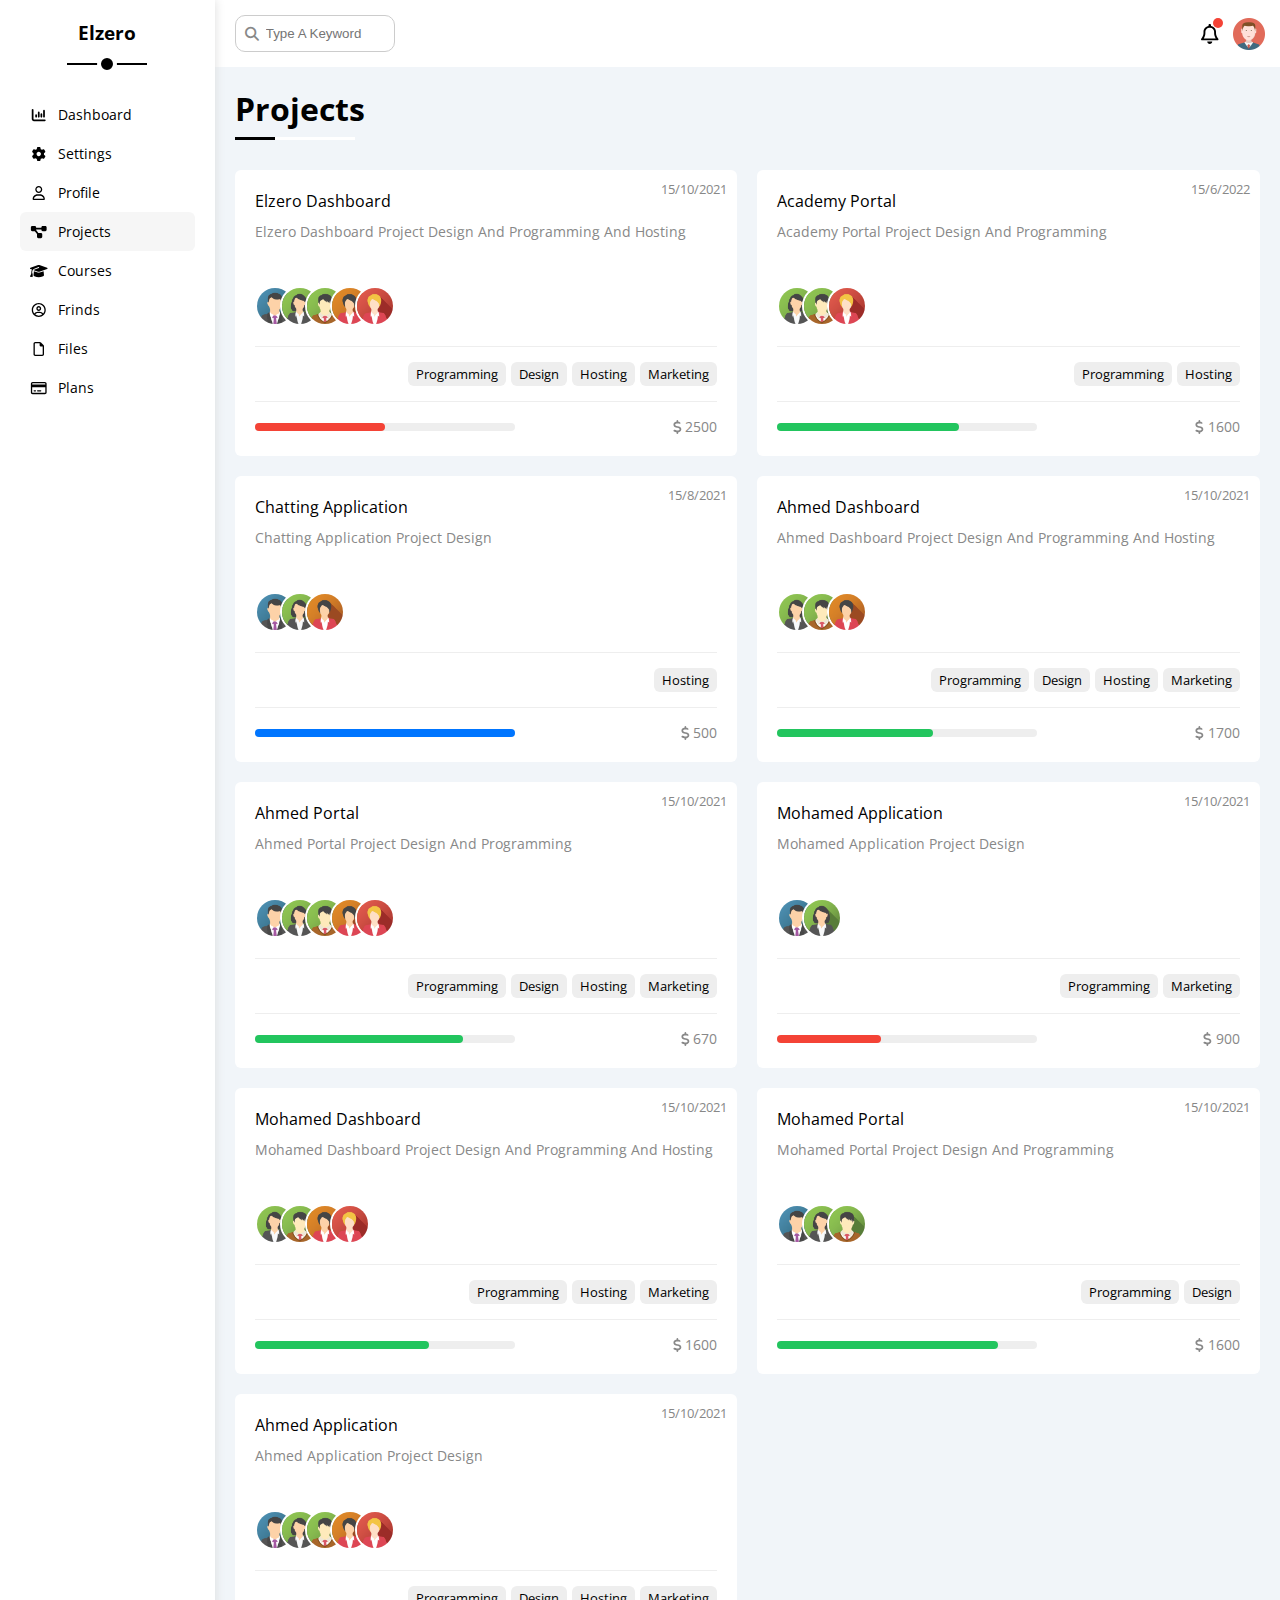
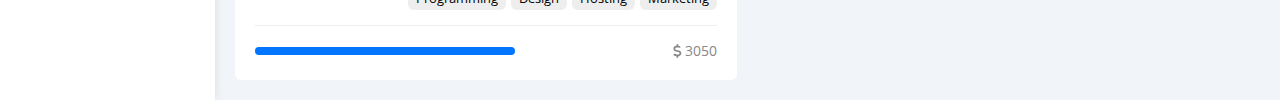
<file: projects.html>
<!DOCTYPE html>
<html lang="en">

<head>
    <meta charset="UTF-8">
    <meta http-equiv="X-UA-Compatible" content="IE=edge">
    <meta name="viewport" content="width=device-width, initial-scale=1.0">
    <title>Projects</title>
    <!--Google Fonts -->
    <link rel="preconnect" href="https://fonts.googleapis.com">
    <link rel="preconnect" href="https://fonts.gstatic.com" crossorigin>
    <link href="https://fonts.googleapis.com/css2?family=Open+Sans:wght@300;400;500;600;700;800&display=swap"
        rel="stylesheet">
    <!-- Font Awesomme Libirary-->
    <link rel="stylesheet" href="css/all.min.css">
    <!-- Framework -->
    <link rel="stylesheet" href="css/framework.css">
    <!-- CSS code -->
    <link rel="stylesheet" href="css/style.css">
</head>

<body>
    <div class="page d-flex">
        <aside class="sidebar bg-white p-20 p-relative">
            <h3 class="p-relative mt-0 text-c mb-50">Elzero</h3>
            <ul>
                <li>
                    <a href="index.html" class="d-flex align-center fs-14 c-black red-6 p-10 .mb-5">
                        <i class="fa-solid fa-chart-column fa-fw"></i>
                        <span>Dashboard</span>
                    </a>
                </li>
                <li>
                    <a href="settings.html" class="d-flex align-center fs-14 c-black red-6 p-10 .mb-5">
                        <i class="fa-solid fa-gear fa-fw"></i>
                        <span>Settings</span>
                    </a>
                </li>
                <li>
                    <a href="profile.html" class=" d-flex align-center fs-14 c-black red-6 p-10 .mb-5">
                        <i class="fa-regular fa-user fa-fw"></i>
                        <span>Profile</span>
                    </a>
                </li>
                <li>
                    <a href="projects.html" class="active d-flex align-center fs-14 c-black red-6 p-10 .mb-5">
                        <i class="fa-solid fa-diagram-project fa-fw"></i>
                        <span>Projects</span>
                    </a>
                </li>
                <li>
                    <a href="courses.html" class=" d-flex align-center fs-14 c-black red-6 p-10 .mb-5">
                        <i class="fa-solid fa-graduation-cap fa-fw"></i>
                        <span>Courses</span>
                    </a>
                </li>
                <li>
                    <a href="frinds.html" class=" d-flex align-center fs-14 c-black red-6 p-10 .mb-5">
                        <i class="fa-regular fa-circle-user fa-fw"></i>
                        <span>Frinds</span>
                    </a>
                </li>
                <li>
                    <a href="files.html" class=" d-flex align-center fs-14 c-black red-6 p-10 .mb-5">
                        <i class="fa-regular fa-file fa-fw"></i>
                        <span>Files</span>
                    </a>
                </li>
                <li>
                    <a href="plans.html" class=" d-flex align-center fs-14 c-black red-6 p-10 .mb-5">
                        <i class="fa-regular fa-credit-card fa-fw"></i>
                        <span>Plans</span>
                    </a>
                </li>
            </ul>
        </aside>
        <main class="content w-full">
            <!-- Start Head -->
            <header class="head bg-white p-15 between-flex">
                <div class="search p-relative">
                    <input class="p-10 border-1 red-10" type="search" placeholder="Type A Keyword">
                </div>
                <div class="icons d-flex align-center">
                    <span class="notification p-relative">
                        <i class="fa-regular fa-bell fa-lg"></i>
                    </span>
                    <img loading="lazy" src="imegs/avatar.png" alt="">
                </div>
            </header>
            <!-- End Head -->
            <!-- Start Projects -->
            <h1 class="p-relative">Projects</h1>
            <section class="projects-page m-20 d-grid gap-20">
                <div class="project bg-white p-20 red-6 p-relative">
                    <span class="date fs-13 c-grey">15/10/2021</span>
                    <h4 class="m-0">Elzero Dashboard</h4>
                    <p class="c-grey mt-10 mb-10 fs-14">Elzero Dashboard Project Design And Programming And Hosting</p>
                    <div class="team">
                        <a href="">
                            <img src="imegs/team-01.png" alt="team1">
                        </a>
                        <a href="">
                            <img src="imegs/team-02.png" alt="team2">
                        </a>
                        <a href="">
                            <img src="imegs/team-03.png" alt="team3">
                        </a>
                        <a href="">
                            <img src="imegs/team-04.png" alt="team4">
                        </a>
                        <a href="">
                            <img src="imegs/team-05.png" alt="team5">
                        </a>
                    </div>
                    <div class="do d-flex">
                        <span class="fs-13 red-6 bg-eee">Programming</span>
                        <span class="fs-13 red-6 bg-eee">Design</span>
                        <span class="fs-13 red-6 bg-eee">Hosting</span>
                        <span class="fs-13 red-6 bg-eee">Marketing</span>
                    </div>
                    <div class="info between-flex">
                        <div class="prog bg-eee">
                            <span class="bg-red" style="width: 50%;"></span>
                        </div>
                        <div class="fs-14 c-grey">
                            <i class="fa-solid fa-dollar-sign"></i>
                            2500
                        </div>
                    </div>
                </div>
                <div class="project bg-white p-20 red-6 p-relative">
                    <span class="date fs-13 c-grey">15/6/2022</span>
                    <h4 class="m-0">Academy Portal</h4>
                    <p class="c-grey mt-10 mb-10 fs-14">Academy Portal Project Design And Programming</p>
                    <div class="team">
                        <a href="">
                            <img src="imegs/team-02.png" alt="team2">
                        </a>
                        <a href="">
                            <img src="imegs/team-03.png" alt="team3">
                        </a>
                        <a href="">
                            <img src="imegs/team-05.png" alt="team5">
                        </a>
                    </div>
                    <div class="do d-flex">
                        <span class="fs-13 red-6 bg-eee">Programming</span>
                        <span class="fs-13 red-6 bg-eee">Hosting</span>
                    </div>
                    <div class="info between-flex">
                        <div class="prog bg-eee">
                            <span class="bg-green" style="width: 70%;"></span>
                        </div>
                        <div class="fs-14 c-grey">
                            <i class="fa-solid fa-dollar-sign"></i>
                            1600
                        </div>
                    </div>
                </div>
                <div class="project bg-white p-20 red-6 p-relative">
                    <span class="date fs-13 c-grey">15/8/2021</span>
                    <h4 class="m-0">Chatting Application</h4>
                    <p class="c-grey mt-10 mb-10 fs-14">Chatting Application Project Design</p>
                    <div class="team">
                        <a href="">
                            <img src="imegs/team-01.png" alt="team1">
                        </a>
                        <a href="">
                            <img src="imegs/team-02.png" alt="team2">
                        </a>
                        <a href="">
                            <img src="imegs/team-04.png" alt="team4">
                        </a>
                    </div>
                    <div class="do d-flex">
                        <span class="fs-13 red-6 bg-eee">Hosting</span>
                    </div>
                    <div class="info between-flex">
                        <div class="prog bg-eee">
                            <span class="bg-blue" style="width: 100%;"></span>
                        </div>
                        <div class="fs-14 c-grey">
                            <i class="fa-solid fa-dollar-sign"></i>
                            500
                        </div>
                    </div>
                </div>
                <div class="project bg-white p-20 red-6 p-relative">
                    <span class="date fs-13 c-grey">15/10/2021</span>
                    <h4 class="m-0">Ahmed Dashboard</h4>
                    <p class="c-grey mt-10 mb-10 fs-14">Ahmed Dashboard Project Design And Programming And Hosting</p>
                    <div class="team">
                        <a href="">
                            <img src="imegs/team-02.png" alt="team2">
                        </a>
                        <a href="">
                            <img src="imegs/team-03.png" alt="team3">
                        </a>
                        <a href="">
                            <img src="imegs/team-04.png" alt="team4">
                        </a>
                    </div>
                    <div class="do d-flex">
                        <span class="fs-13 red-6 bg-eee">Programming</span>
                        <span class="fs-13 red-6 bg-eee">Design</span>
                        <span class="fs-13 red-6 bg-eee">Hosting</span>
                        <span class="fs-13 red-6 bg-eee">Marketing</span>
                    </div>
                    <div class="info between-flex">
                        <div class="prog bg-eee">
                            <span class="bg-green" style="width: 60%;"></span>
                        </div>
                        <div class="fs-14 c-grey">
                            <i class="fa-solid fa-dollar-sign"></i>
                            1700
                        </div>
                    </div>
                </div>
                <div class="project bg-white p-20 red-6 p-relative">
                    <span class="date fs-13 c-grey">15/10/2021</span>
                    <h4 class="m-0">Ahmed Portal</h4>
                    <p class="c-grey mt-10 mb-10 fs-14">Ahmed Portal Project Design And Programming</p>
                    <div class="team">
                        <a href="">
                            <img src="imegs/team-01.png" alt="team1">
                        </a>
                        <a href="">
                            <img src="imegs/team-02.png" alt="team2">
                        </a>
                        <a href="">
                            <img src="imegs/team-03.png" alt="team3">
                        </a>
                        <a href="">
                            <img src="imegs/team-04.png" alt="team4">
                        </a>
                        <a href="">
                            <img src="imegs/team-05.png" alt="team5">
                        </a>
                    </div>
                    <div class="do d-flex">
                        <span class="fs-13 red-6 bg-eee">Programming</span>
                        <span class="fs-13 red-6 bg-eee">Design</span>
                        <span class="fs-13 red-6 bg-eee">Hosting</span>
                        <span class="fs-13 red-6 bg-eee">Marketing</span>
                    </div>
                    <div class="info between-flex">
                        <div class="prog bg-eee">
                            <span class="bg-green" style="width: 80%;"></span>
                        </div>
                        <div class="fs-14 c-grey">
                            <i class="fa-solid fa-dollar-sign"></i>
                            670
                        </div>
                    </div>
                </div>
                <div class="project bg-white p-20 red-6 p-relative">
                    <span class="date fs-13 c-grey">15/10/2021</span>
                    <h4 class="m-0">Mohamed Application</h4>
                    <p class="c-grey mt-10 mb-10 fs-14">Mohamed Application Project Design</p>
                    <div class="team">
                        <a href="">
                            <img src="imegs/team-01.png" alt="team1">
                        </a>
                        <a href="">
                            <img src="imegs/team-02.png" alt="team2">
                        </a>
                    </div>
                    <div class="do d-flex">
                        <span class="fs-13 red-6 bg-eee">Programming</span>
                        <span class="fs-13 red-6 bg-eee">Marketing</span>
                    </div>
                    <div class="info between-flex">
                        <div class="prog bg-eee">
                            <span class="bg-red" style="width: 40%;"></span>
                        </div>
                        <div class="fs-14 c-grey">
                            <i class="fa-solid fa-dollar-sign"></i>
                            900
                        </div>
                    </div>
                </div>
                <div class="project bg-white p-20 red-6 p-relative">
                    <span class="date fs-13 c-grey">15/10/2021</span>
                    <h4 class="m-0">Mohamed Dashboard</h4>
                    <p class="c-grey mt-10 mb-10 fs-14">Mohamed Dashboard Project Design And Programming And Hosting</p>
                    <div class="team">
                        <a href="">
                            <img src="imegs/team-02.png" alt="team2">
                        </a>
                        <a href="">
                            <img src="imegs/team-03.png" alt="team3">
                        </a>
                        <a href="">
                            <img src="imegs/team-04.png" alt="team4">
                        </a>
                        <a href="">
                            <img src="imegs/team-05.png" alt="team5">
                        </a>
                    </div>
                    <div class="do d-flex">
                        <span class="fs-13 red-6 bg-eee">Programming</span>
                        <span class="fs-13 red-6 bg-eee">Hosting</span>
                        <span class="fs-13 red-6 bg-eee">Marketing</span>
                    </div>
                    <div class="info between-flex">
                        <div class="prog bg-eee">
                            <span class="bg-green" style="width: 67%;"></span>
                        </div>
                        <div class="fs-14 c-grey">
                            <i class="fa-solid fa-dollar-sign"></i>
                            1600
                        </div>
                    </div>
                </div>
                <div class="project bg-white p-20 red-6 p-relative">
                    <span class="date fs-13 c-grey">15/10/2021</span>
                    <h4 class="m-0">Mohamed Portal</h4>
                    <p class="c-grey mt-10 mb-10 fs-14">Mohamed Portal Project Design And Programming</p>
                    <div class="team">
                        <a href="">
                            <img src="imegs/team-01.png" alt="team1">
                        </a>
                        <a href="">
                            <img src="imegs/team-02.png" alt="team2">
                        </a>
                        <a href="">
                            <img src="imegs/team-03.png" alt="team3">
                        </a>
                    </div>
                    <div class="do d-flex">
                        <span class="fs-13 red-6 bg-eee">Programming</span>
                        <span class="fs-13 red-6 bg-eee">Design</span>
                    </div>
                    <div class="info between-flex">
                        <div class="prog bg-eee">
                            <span class="bg-green" style="width: 85%;"></span>
                        </div>
                        <div class="fs-14 c-grey">
                            <i class="fa-solid fa-dollar-sign"></i>
                            1600
                        </div>
                    </div>
                </div>
                <div class="project bg-white p-20 red-6 p-relative">
                    <span class="date fs-13 c-grey">15/10/2021</span>
                    <h4 class="m-0">Ahmed Application</h4>
                    <p class="c-grey mt-10 mb-10 fs-14">Ahmed Application Project Design</p>
                    <div class="team">
                        <a href="">
                            <img src="imegs/team-01.png" alt="team1">
                        </a>
                        <a href="">
                            <img src="imegs/team-02.png" alt="team2">
                        </a>
                        <a href="">
                            <img src="imegs/team-03.png" alt="team3">
                        </a>
                        <a href="">
                            <img src="imegs/team-04.png" alt="team4">
                        </a>
                        <a href="">
                            <img src="imegs/team-05.png" alt="team5">
                        </a>
                    </div>
                    <div class="do d-flex">
                        <span class="fs-13 red-6 bg-eee">Programming</span>
                        <span class="fs-13 red-6 bg-eee">Design</span>
                        <span class="fs-13 red-6 bg-eee">Hosting</span>
                        <span class="fs-13 red-6 bg-eee">Marketing</span>
                    </div>
                    <div class="info between-flex">
                        <div class="prog bg-eee">
                            <span class="bg-blue" style="width: 100%;"></span>
                        </div>
                        <div class="fs-14 c-grey">
                            <i class="fa-solid fa-dollar-sign"></i>
                            3050
                        </div>
                    </div>
                </div>
            </section>
            <!-- End Projects -->
        </main>
    </div>
    <script src="js/all.min.js">
    </script>
</body>

</html>
</file>
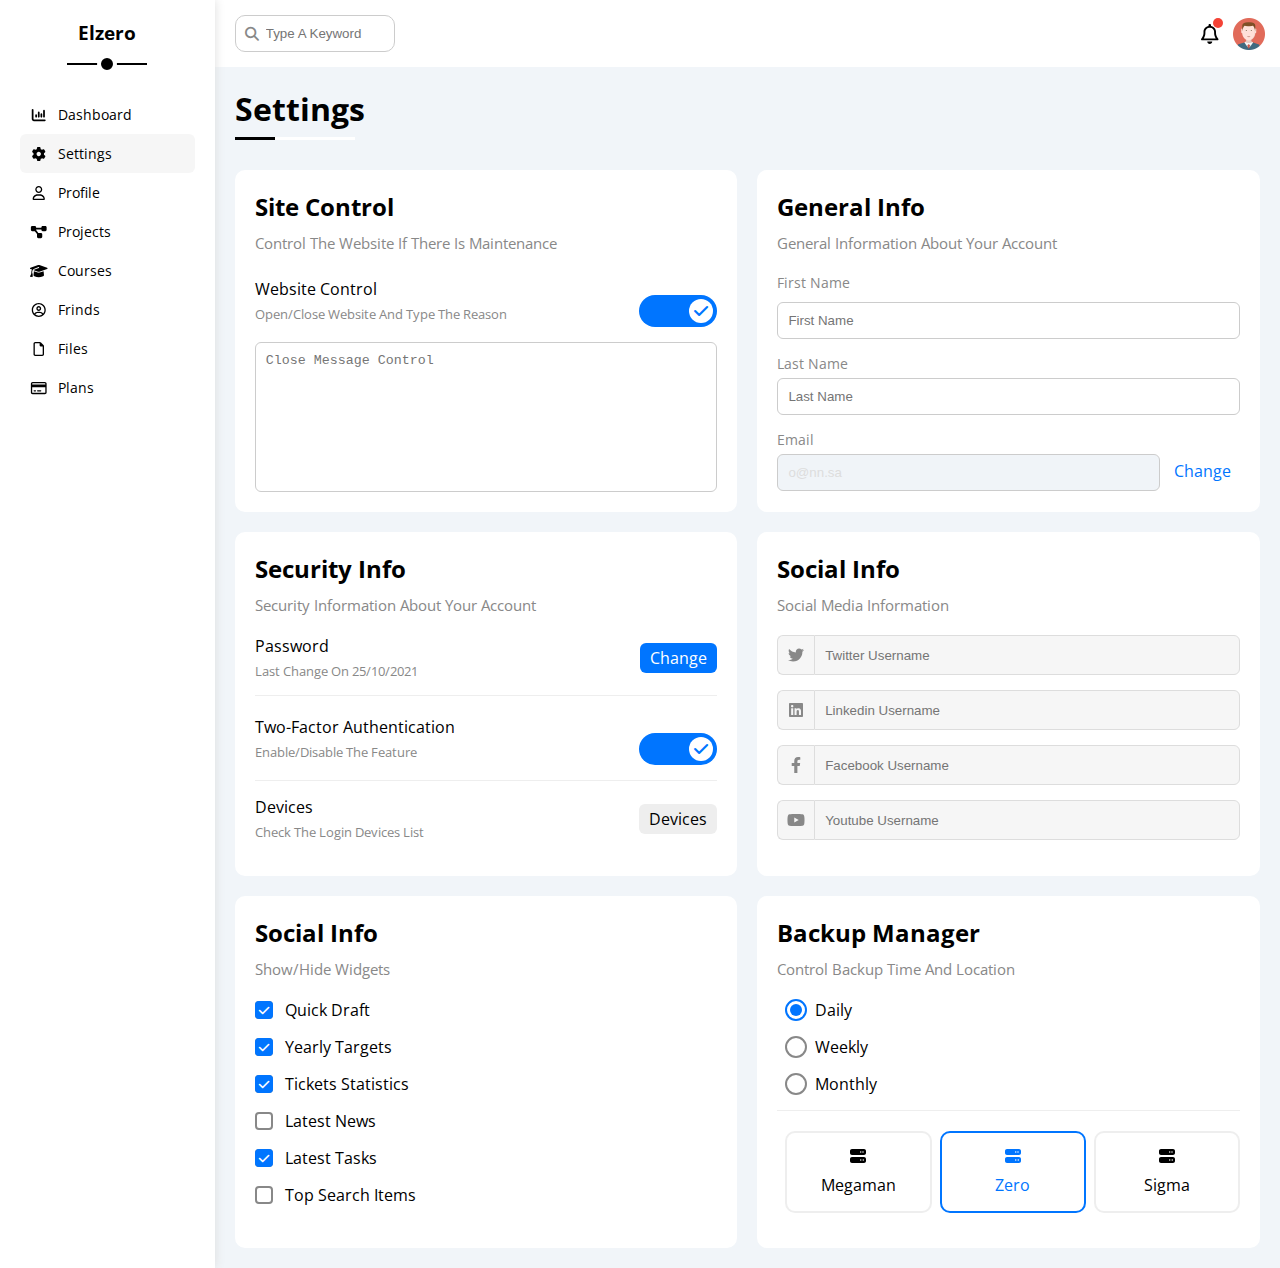
<file: settings.html>
<!DOCTYPE html>
<html lang="en">

<head>
    <meta charset="UTF-8">
    <meta http-equiv="X-UA-Compatible" content="IE=edge">
    <meta name="viewport" content="width=device-width, initial-scale=1.0">
    <title>Settings</title>
    <!--Google Fonts -->
    <link rel="preconnect" href="https://fonts.googleapis.com">
    <link rel="preconnect" href="https://fonts.gstatic.com" crossorigin>
    <link href="https://fonts.googleapis.com/css2?family=Open+Sans:wght@300;400;500;600;700;800&display=swap"
        rel="stylesheet">
    <!-- Font Awesomme Libirary-->
    <link rel="stylesheet" href="css/all.min.css">
    <!-- Framework -->
    <link rel="stylesheet" href="css/framework.css">
    <!-- CSS code -->
    <link rel="stylesheet" href="css/style.css">
</head>

<body>
    <div class="page d-flex">
        <aside class="sidebar bg-white p-20 p-relative">
            <h3 class="p-relative mt-0 text-c mb-50">Elzero</h3>
            <ul>
                <li>
                    <a href="index.html" class="d-flex align-center fs-14 c-black red-6 p-10 .mb-5">
                        <i class="fa-solid fa-chart-column fa-fw"></i>
                        <span>Dashboard</span>
                    </a>
                </li>
                <li>
                    <a href="settings.html" class="active d-flex align-center fs-14 c-black red-6 p-10 .mb-5">
                        <i class="fa-solid fa-gear fa-fw"></i>
                        <span>Settings</span>
                    </a>
                </li>
                <li>
                    <a href="profile.html" class=" d-flex align-center fs-14 c-black red-6 p-10 .mb-5">
                        <i class="fa-regular fa-user fa-fw"></i>
                        <span>Profile</span>
                    </a>
                </li>
                <li>
                    <a href="projects.html" class=" d-flex align-center fs-14 c-black red-6 p-10 .mb-5">
                        <i class="fa-solid fa-diagram-project fa-fw"></i>
                        <span>Projects</span>
                    </a>
                </li>
                <li>
                    <a href="courses.html" class="d-flex align-center fs-14 c-black red-6 p-10 .mb-5">
                        <i class="fa-solid fa-graduation-cap fa-fw"></i>
                        <span>Courses</span>
                    </a>
                </li>
                <li>
                    <a href="frinds.html" class=" d-flex align-center fs-14 c-black red-6 p-10 .mb-5">
                        <i class="fa-regular fa-circle-user fa-fw"></i>
                        <span>Frinds</span>
                    </a>
                </li>
                <li>
                    <a href="files.html" class=" d-flex align-center fs-14 c-black red-6 p-10 .mb-5">
                        <i class="fa-regular fa-file fa-fw"></i>
                        <span>Files</span>
                    </a>
                </li>
                <li>
                    <a href="plans.html" class=" d-flex align-center fs-14 c-black red-6 p-10 .mb-5">
                        <i class="fa-regular fa-credit-card fa-fw"></i>
                        <span>Plans</span>
                    </a>
                </li>
            </ul>
        </aside>
        <main class="content w-full">
            <!-- Start Head -->
            <header class="head bg-white p-15 between-flex">
                <div class="search p-relative">
                    <input class="p-10 border-1 red-10" type="search" placeholder="Type A Keyword">
                </div>
                <div class="icons d-flex align-center">
                    <span class="notification p-relative">
                        <i class="fa-regular fa-bell fa-lg"></i>
                    </span>
                    <img loading="lazy" src="imegs/avatar.png" alt="">
                </div>
            </header>
            <!-- End Head -->
            <!-- Start Settings -->
            <h1 class="p-relative">Settings</h1>
            <section class="setting-pages m-20 d-grid gap-20">
                <!-- Start Site Control -->
                <section class="p-20 bg-white red-10">
                    <h2 class="mt-0 mb-10">Site Control</h2>
                    <p class="mt-0 mb-20 c-grey fs-15">Control The Website If There Is Maintenance</p>
                    <div class="mb-15 between-flex">
                        <div>
                            <span>Website Control</span>
                            <p class="c-grey mt-5 mb-0 fs-13">Open/Close Website And Type The Reason</p>
                        </div>
                        <div>
                            <label>
                                <input class="toggle-checkbox" type="checkbox" checked>
                                <div class="toggle-switch"></div>
                            </label>
                        </div>
                    </div>
                    <textarea class="close-message p-10 red-6 d-block w-full"
                        placeholder="Close Message Control"></textarea>
                </section>
                <!-- End Site Control -->


                <!-- Start General Info -->
                <section class="p-20 bg-white red-10">
                    <h2 class="mt-0 mb-10">General Info</h2>
                    <p class="mt-0 mb-20 c-grey fs-15">General Information About Your Account</p>
                    <div class="mb-15">
                        <label class="fs-14 c-grey d-block mb-10" for="first">First Name</label>
                        <input class="b-none border-ccc p-10 red-6 d-block w-full" type="text" id="first"
                            placeholder="First Name">
                    </div>
                    <div class="mb-15">
                        <label class="fs-14 c-grey d-block mb-5" for="first">Last Name </label>
                        <input class="b-none border-ccc p-10 red-6 d-block w-full" type="text" id="first"
                            placeholder="Last Name">
                    </div>
                    <div class="">
                        <label class="fs-14 c-grey d-block mb-5" for="first">Email</label>
                        <input class="email b-none border-ccc p-10 red-6 d-block w-full mr-10" type="email" id="first"
                            value="o@nn.sa" placeholder="Email" disabled>
                        <a href="#" class="c-blue">Change</a>
                    </div>
                </section>
                <!-- End General Info -->


                <!-- Start Security Info -->
                <section class="p-20 bg-white red-10">
                    <h2 class="mt-0 mb-10">Security Info</h2>
                    <p class="mt-0 mb-20 c-grey fs-15">Security Information About Your Account</p>
                    <div class="sec-box mb-15 between-flex">
                        <div>
                            <span>Password</span>
                            <p class="c-grey mt-5 mb-0 fs-13">Last Change On 25/10/2021</p>
                        </div>
                        <a class="button bg-blue c-white btn-shape" href="#">Change</a>
                    </div>
                    <div class="sec-box mb-15 between-flex">
                        <div>
                            <span>Two-Factor Authentication</span>
                            <p class="c-grey mt-5 mb-0 fs-13">Enable/Disable The Feature</p>
                        </div>
                        <label>
                            <input class="toggle-checkbox" type="checkbox" checked>
                            <div class="toggle-switch"></div>
                        </label>
                    </div>
                    <div class="sec-box between-flex">
                        <div>
                            <span>Devices</span>
                            <p class="c-grey mt-5 mb-0 fs-13">Check The Login Devices List</p>
                        </div>
                        <a class="button bg-eee c-black btn-shape" href="#">Devices</a>
                    </div>
                </section>
                <!-- End Security Info -->


                <!-- Start Social Info -->
                <section class="social-boxs p-20 bg-white red-10">
                    <h2 class="mt-0 mb-10">Social Info</h2>
                    <p class="mt-0 mb-20 c-grey fs-15">Social Media Information</p>
                    <div class=" d-flex align-center mb-15">
                        <div class="icon  center-flex">
                            <i class="fa-brands fa-twitter c-grey"></i>
                        </div>
                        <input class="w-full" type="text" placeholder="Twitter Username">
                    </div>
                    <div class=" d-flex align-center mb-15">
                        <div class="icon  center-flex">
                            <i class="fa-brands fa-linkedin c-grey"></i>
                        </div>
                        <input class="w-full" type="text" placeholder="Linkedin Username">
                    </div>
                    <div class=" d-flex align-center mb-15">
                        <div class="icon  center-flex">
                            <i class="fa-brands fa-facebook-f c-grey"></i>
                        </div>
                        <input class="w-full" type="text" placeholder="Facebook Username">
                    </div>
                    <div class=" d-flex align-center mb-15">
                        <div class="icon  center-flex">
                            <i class="fa-brands fa-youtube c-grey"></i>
                        </div>
                        <input class="w-full" type="text" placeholder="Youtube Username">
                    </div>
                </section>
                <!-- End Social Info -->


                <!-- Start Widgets-control -->
                <section class="widgets-control p-20 bg-white red-10">
                    <h2 class="mt-0 mb-10">Social Info</h2>
                    <p class="mt-0 mb-20 c-grey fs-15">Show/Hide Widgets</p>
                    <div class="control d-flex align-center mb-15">
                        <input type="checkbox" id="one" checked>
                        <label for="one">Quick Draft</label>
                    </div>
                    <div class="control d-flex align-center mb-15">
                        <input type="checkbox" id="two" checked>
                        <label for="two">Yearly Targets</label>
                    </div>
                    <div class="control d-flex align-center mb-15">
                        <input type="checkbox" id="three" checked>
                        <label for="three">Tickets Statistics</label>
                    </div>
                    <div class="control d-flex align-center mb-15">
                        <input type="checkbox" id="four">
                        <label for="four">Latest News
                        </label>
                    </div>
                    <div class="control d-flex align-center mb-15">
                        <input type="checkbox" id="five" checked>
                        <label for="five">Latest Tasks
                        </label>
                    </div>
                    <div class="control d-flex align-center mb-15">
                        <input type="checkbox" id="six">
                        <label for="six">Top Search Items
                        </label>
                    </div>
                </section>
                <!-- End Widgets-control -->


                <!-- Start Backup Manager -->
                <section class="backup-control p-20 bg-white red-10">
                    <h2 class="mt-0 mb-10">Backup Manager</h2>
                    <p class="mt-0 mb-20 c-grey fs-15">Control Backup Time And Location</p>
                    <div class="date d-flex align-center mb-15">
                        <input type="radio" name="time" id="daily" checked>
                        <label for="daily">Daily</label>
                    </div>
                    <div class="date d-flex align-center mb-15">
                        <input type="radio" name="time" id="weekly">
                        <label for="weekly">Weekly</label>
                    </div>
                    <div class="date d-flex align-center mb-15">
                        <input type="radio" name="time" id="monthly">
                        <label for="monthly">Monthly</label>
                    </div>
                    <div class="servers d-flex align-center text-c">
                        <input type="radio" name="servers" id="server-one">
                        <div class="server mb-15 red-10 w-full">
                            <label for="server-one" class="d-block m-15">
                                <i class="fa-solid fa-server d-block mb-10 m-auto"></i>
                                Megaman
                            </label>
                        </div>
                        <input type="radio" name="servers" id="server-two" checked>
                        <div class="server mb-15 red-10 w-full">
                            <label for="server-two" class="d-block m-15">
                                <i class="fa-solid fa-server d-block mb-10 m-auto"></i>
                                Zero
                            </label>
                        </div>
                        <input type="radio" name="servers" id="server-three">
                        <div class="server mb-15 red-10 w-full">
                            <label for="server-three" class="d-block m-15">
                                <i class="fa-solid fa-server d-block mb-10 m-auto"></i>
                                Sigma
                            </label>
                        </div>
                    </div>
                </section>
                <!-- End Backup Manager -->
            </section>
            <!-- End Settings -->
        </main>
    </div>
    <script src="js/all.min.js"></script>
</body>

</html>
</file>
<file: css/framework.css>
/* Start  Box */
.d-block {
  display: block;
}

.d-flex {
  display: flex;
}

.align-center {
  align-items: center;
}

.space-between {
  justify-content: space-between;
}

.f-wrap {
  flex-wrap: wrap;
}

.d-grid {
  display: grid;
}

.gap-20 {
  gap: 20px;
}

@media (max-width: 767px) {
  .block-mobile {
    display: block;
  }

  .hide-mobile {
    display: none;
  }
}

/* End  Box */

/* Start Padding + Margin */
.p-10 {
  padding: 10px;
}

.p-15 {
  padding: 15px;
}

.p-20 {
  padding: 20px;
}

.pt-10 {
  padding-top: 10px;
}
.pt-15 {
  padding-top: 15px;
}
.pt-20 {
  padding-top: 20px;
}

.pb-10 {
  padding-bottom: 10px;
}
.pb-15 {
  padding-bottom: 15px;
}
.pb-20 {
  padding-bottom: 20px;
}

.pl-15 {
  padding-left: 15px;
}

.m-0 {
  margin: 0;
}
.m-15 {
  margin: 15px;
}

.m-20 {
  margin: 20px;
}

.mt-0 {
  margin-top: 0;
}

.mt-5 {
  margin-top: 5px;
}

.mt-10 {
  margin-top: 10px;
}
.mt-15 {
  margin-top: 15px;
}

.mt-20 {
  margin-top: 20px;
}
.mt-25 {
  margin-top: 25px;
}

.mr-10 {
  margin-right: 10px;
}

.mr-15 {
  margin-right: 15px;
}

.mr-20 {
  margin-right: 20px;
}

.mb-0 {
  margin-bottom: 0px;
}
.mb-5 {
  margin-bottom: 5px;
}

.mb-10 {
  margin-bottom: 10px;
}
.mb-15 {
  margin-bottom: 15px;
}

.mb-20 {
  margin-bottom: 20px;
}

.mb-50 {
  margin-bottom: 50px;
}

.ml-20 {
  margin-left: 20px;
}

.m-auto {
  margin-left: auto;
  margin-right: auto;
}

/* End Padding + Margin */
/* Start Color */
.bg-white {
  background-color: white;
}

.bg-eee {
  background-color: #eee;
}

.bg-blue {
  background-color: var(--blue-color);
}

.bg-orange {
  background-color: var(--orange-color);
}

.bg-green {
  background-color: var(--green-color);
}
.bg-red {
  background-color: var(--red-color);
}

.c-black {
  color: black;
}

.c-white {
  color: white;
}

.c-grey {
  color: var(--grey-color);
}

.c-blue {
  color: var(--blue-color);
}

.c-orange {
  color: var(--orange-color);
}

.c-green {
  color: var(--green-color);
}

.c-red {
  color: var(--red-color);
}

/* End Color */
/* Start Position */
.p-relative {
  position: relative;
}
.p-absolute {
  position: absolute;
}

/* End Position */
/* Start Font */
.text-c {
  text-align: center;
}

.fs-13 {
  font-size: 13px;
}

.fs-14 {
  font-size: 14px;
}

.fs-15 {
  font-size: 15px;
}

.fs-25 {
  font-size: 25px;
}

.fw-bold {
  font-weight: bold;
}

@media (max-width: 767px) {
  .text-c-mobile {
    text-align: center;
  }
}

/* End Font */
/* Start Border */
.red-6 {
  border-radius: 6px;
}

.red-10 {
  border-radius: 10px;
}

.red-half {
  border-radius: 50%;
}

.b-none {
  border: none;
}

.border-1 {
  border: 1px solid #ccc;
}

.border-ccc {
  border: 1px solid #ccc;
}
.border-eee {
  border: 1px solid #eee;
}

/* End Border */
/* Start Widith + Height */
.w-full {
  width: 100%;
}

.w-fit {
  width: fit-content;
}
.w-100 {
  width: 100px;
}

.h-full {
  height: 100%;
}
.h-100 {
  height: 100px;
}

/* End Widith + Height */

/* Start Coponents */
.between-flex {
  display: flex;
  justify-content: space-between;
  align-items: center;
}

.center-flex {
  display: flex;
  justify-content: center;
  align-items: center;
}

.btn-shape {
  padding: 4px 10px;
  border-radius: 6px;
}

/* End Coponents */
</file>
<file: css/style.css>
/*
* Prefixed by https://autoprefixer.github.io
* PostCSS: v8.4.14,
* Autoprefixer: v10.4.7
* Browsers: last 4 version
*/

:root {
  --blue-color: #0075ff;
  --blue-alt-color: #0d69d5;
  --orange-color: #f59e0b;
  --green-color: #22c55e;
  --red-color: #f44336;
  --grey-color: #888;
}

* {
  -webkit-box-sizing: border-box;
  box-sizing: border-box;
}

body {
  font-family: "Open Sans", sans-serif;
  margin: 0;
}

*:focus {
  outline: none;
}

a {
  text-decoration: none;
}

ul {
  list-style: none;
  padding: 0;
  margin: 0;
}

::-webkit-scrollbar {
  width: 13px;
}

::-webkit-scrollbar-track {
  background-color: white;
}

::-webkit-scrollbar-thumb {
  background-color: var(--blue-color);
}

::-webkit-scrollbar-thumb:hover {
  background-color: var(--blue-alt-color);
}

.page {
  background-color: #f1f5f9;
  min-height: 100vh;
}

/* Start Sidebbar */
.sidebar {
  width: 250px;
  -webkit-box-shadow: 0 0 10px #ddd;
  box-shadow: 0 0 10px #ddd;
}

.sidebar > h3 {
  position: relative;
}

@media (min-width: 768px) {
  .sidebar > h3::before,
  .sidebar > h3::after {
    content: "";
    position: absolute;
    -webkit-transform: translateX(-50%);
    -ms-transform: translateX(-50%);
    transform: translateX(-50%);
    left: 50%;
    background-color: black;
  }

  .sidebar > h3::before {
    width: 80px;
    height: 2px;
    bottom: -20px;
    -webkit-transform: translateX(-50%);
    -ms-transform: translateX(-50%);
    transform: translateX(-50%);
    left: 50%;
  }

  .sidebar > h3::after {
    bottom: -29px;
    width: 12px;
    height: 12px;
    border-radius: 50%;
    border: 4px solid white;
  }
}

.sidebar ul li a:hover,
.sidebar ul li a.active {
  background-color: #f6f6f6;
}

.sidebar ul li a {
  -webkit-transition: 0.3s;
  -o-transition: 0.3s;
  transition: 0.3s;
}

.sidebar ul li a span {
  margin-left: 10px;
}

@media (max-width: 767px) {
  .sidebar {
    width: 58px;
    padding: 10px;
  }

  .sidebar h3 {
    font-size: 13px;
    margin-bottom: 15px;
  }

  .sidebar ul li a span {
    display: none;
  }
}

/* End Sidebbar */
/* Start Content */
.content {
  overflow: hidden;
}

.head .search::before {
  font-family: var(--fa-style-family-classic);
  content: "\f002";
  font-weight: 900;
  position: absolute;
  left: 15px;
  top: 50%;
  -webkit-transform: translateY(-50%);
  -ms-transform: translateY(-50%);
  transform: translateY(-50%);
  font-size: 14px;
  color: var(--grey-color);
}

.head .search input {
  margin-left: 5px;
  padding-left: 30px;
  width: 160px;
  -webkit-transition: width 0.3s;
  -o-transition: width 0.3s;
  transition: width 0.3s;
}

.head .search input:focus {
  width: 200px;
}

.head .search input:focus::-webkit-input-placeholder {
  opacity: 0;
}

.head .search input:focus::-moz-placeholder {
  opacity: 0;
}

.head .search input:focus:-ms-input-placeholder {
  opacity: 0;
}

.head .search input:focus::-ms-input-placeholder {
  opacity: 0;
}

.head .search input:focus::placeholder {
  opacity: 0;
}

.head .icons .notification::before {
  content: "";
  position: absolute;
  width: 10px;
  height: 10px;
  border-radius: 50%;
  background-color: var(--red-color);
  right: -5px;
  top: -5px;
}

.head .icons img {
  width: 32px;
  height: 32px;
  margin-left: 15px;
}

h1 {
  margin: 20px 20px 40px;
}

h1::before,
h1::after {
  content: "";
  position: absolute;
  bottom: -10px;
  left: 0;
  height: 3px;
}

h1::before {
  width: 120px;
  background-color: white;
}

h1::after {
  background-color: black;
  width: 40px;
}

.wrapper {
  grid-template-columns: repeat(auto-fill, minmax(450px, 1fr));
  margin-left: 20px;
  margin-right: 20px;
  margin-bottom: 20px;
}

@media (max-width: 767px) {
  .wrapper {
    -ms-grid-columns: minmax(200px, 1fr);
    grid-template-columns: minmax(200px, 1fr);
    margin-left: 10px;
    margin-right: 10px;
  }
}

/* End Content */
/* Start Welcome Widget */
.welcome {
  overflow: hidden;
}

.welcome .intro img {
  width: 200px;
  margin-bottom: -10px;
}

.welcome .avater {
  width: 64px;
  height: 64px;
  border: 2px solid white;
  border-radius: 50%;
  padding: 2px;
  margin-left: 20px;
  margin-top: -32px;
  -webkit-box-shadow: 0 0 5px #ddd;
  box-shadow: 0 0 5px #ddd;
}

.welcome .body {
  border-top: 1px solid #eee;
  border-bottom: 1px solid #eee;
}

.welcome .body > div {
  -webkit-box-flex: 1;
  -ms-flex: 1;
  flex: 1;
}

.welcome .visit {
  margin: 0 15px 15px auto;
  -webkit-transition: 0.3s;
  -o-transition: 0.3s;
  transition: 0.3s;
}

.welcome .visit:hover {
  background-color: var(--blue-alt-color);
}

@media (max-width: 767px) {
  .welcome .intro {
    padding-bottom: 30px;
  }

  .welcome .avater {
    margin-left: 0;
  }

  .welcome .body > div:not(:last-child) {
    margin-bottom: 20px;
  }
}

/* End Welcome Widget */
/* Start Quick Widget */
.quick-draft textarea {
  resize: none;
  min-height: 180px;
}

.quick-draft .save {
  margin-left: auto;
  -webkit-transition: 0.3s;
  -o-transition: 0.3s;
  transition: 0.3s;
}

.quick-draft .save:hover {
  background-color: var(--blue-alt-color);
}

/* End Quick Widget */
/* Start Targets */
.target .target-row .icon {
  width: 80px;
  height: 80px;
  margin-right: 15px;
}

.target .details {
  -webkit-box-flex: 1;
  -ms-flex: 1;
  flex: 1;
}

.target .details .progrss {
  height: 2px;
}

.target .details .progrss > span {
  position: absolute;
  left: 0;
  top: 0;
  height: 100%;
}

.target .details .progrss > span span {
  position: absolute;
  bottom: 16px;
  right: -16px;
  color: white;
  padding: 2px 5px;
  border-radius: 6px;
  font-size: 13px;
}

.target .details .progrss > span span::after {
  content: "";
  border: 5px solid;
  position: absolute;
  bottom: -10px;
  left: 50%;
  -webkit-transform: translateX(-50%);
  -ms-transform: translateX(-50%);
  transform: translateX(-50%);
}

.target .details .progrss > span .blue::after {
  border-color: var(--blue-color) transparent transparent transparent;
}

.target .details .progrss > span .orange::after {
  border-color: var(--blue-color) transparent transparent transparent;
}

.target .details .progrss > span .green::after {
  border-color: var(--blue-color) transparent transparent transparent;
}

.blue .icon,
.blue .progrss {
  background-color: rgb(0 117 255 / 20%);
}

.orange .icon,
.orange .progrss {
  background-color: rgb(245 158 11 / 20%);
}

.green .icon,
.green .progrss {
  background-color: rgb(34 197 94 / 20%);
}

/* End Targets */
/* Start Tichets  Widget */
.tickets .box {
  width: calc(50% - 10px);
}

@media (max-width: 767px) {
  .tickets .box {
    width: 100%;
  }
}

/* End Tichets  Widget */
/* Start Lastes News */
.latest-news .news-row:not(:last-of-type) {
  margin-bottom: 20px;
  padding-bottom: 20px;
  border-bottom: 1px solid #eee;
}

.latest-news .news-row img {
  width: 100px;
}

.latest-news .info {
  -webkit-box-flex: 1;
  -ms-flex-positive: 1;
  flex-grow: 1;
}

.latest-news .info h3 {
  margin: 0 0 6px;
  font-size: 16px;
}

@media (max-width: 767px) {
  .latest-news .news-row .label {
    margin: 10px auto;
    width: -webkit-fit-content;
    width: -moz-fit-content;
    width: fit-content;
  }
}

/* End Lastes News */
/* Start Tasks */
.tasks .tasks-row:not(:last-of-type) {
  margin-bottom: 15px;
  padding-bottom: 15px;
  border-bottom: 1px solid #eee;
}

.tasks .info {
  -webkit-box-flex: 1;
  -ms-flex-positive: 1;
  flex-grow: 1;
}

.tasks .done {
  opacity: 0.3;
}

.tasks .done h3,
.tasks .done p {
  text-decoration: line-through;
}

.tasks .delete {
  cursor: pointer;
  -webkit-transition: 0.3s;
  -o-transition: 0.3s;
  transition: 0.3s;
}

.tasks .delete:hover {
  color: var(--red-color);
}

/* End Tasks */
/* Start Top Search Widget */
/* End Top Search Widget */

/* Start Latest Uploads */
.latest-uploads ul li:not(:last-child) {
  border-bottom: 1px solid #eee;
}

.latest-uploads ul li img {
  width: 40px;
  height: 40px;
}

/* End Latest Uploads */
/* Start Last Project */
.last-project ul::before {
  content: "";
  position: absolute;
  left: 11px;
  width: 2px;
  height: 100%;
  background-color: var(--blue-color);
}

.last-project ul li::before {
  content: "";
  width: 20px;
  height: 20px;
  display: block;
  border-radius: 50%;
  background-color: white;
  border: 2px solid white;
  outline: 2px solid var(--blue-color);
  margin-right: 15px;
  z-index: 1;
}

.last-project ul li.done::before {
  background-color: var(--blue-color);
}

.last-project ul li.current::before {
  -webkit-animation: change-color 0.8s infinite alternate;
  animation: change-color 0.8s infinite alternate;
}

.last-project img {
  position: absolute;
  width: 160px;
  right: 0;
  bottom: 0;
  opacity: 0.3;
}

/* End Last Project */
/* Start Reminders */
.reminders ul li .key {
  width: 15px;
  height: 15px;
  border-radius: 50%;
}

.reminders ul li > .blue {
  border-left: 2px solid var(--blue-color);
}

.reminders ul li > .green {
  border-left: 2px solid var(--green-color);
}

.reminders ul li > .orange {
  border-left: 2px solid var(--orange-color);
}

.reminders ul li > .red {
  border-left: 2px solid var(--red-color);
}

/* End Reminders */
/* Start latest-post */
.latest-post .avater {
  width: 48px;
  height: 48px;
}

.latest-post .post-cotent {
  line-height: 1.8;
  border-top: 1px solid #eee;
  border-bottom: 1px solid #eee;
  min-height: 140px;
}

/* End latest-post */
/* Start social-media */
.social-media .box {
  padding-left: 70px;
  height: 62px;
}

.social-media .box > div {
  position: absolute;
  left: 0;
  top: 0;
  width: 52px;
}

.social-media .box svg {
  -webkit-transition: 0.2s;
  -o-transition: 0.2s;
  transition: 0.2s;
}

.social-media .box svg:hover {
  -webkit-transform: rotate(5deg);
  -ms-transform: rotate(5deg);
  transform: rotate(5deg);
}

.social-media .twitter {
  background-color: rgb(29 161 242 / 20%);
  color: #1da1f2;
}

.social-media .twitter > div,
.social-media .twitter a {
  background-color: #1da1f2;
}

.social-media .facebook {
  background-color: rgb(24 119 242 / 20%);
  color: #1da1f2;
}

.social-media .facebook > div,
.social-media .facebook a {
  background-color: #1877f2;
}

.social-media .youtube {
  background-color: rgb(255 0 0 / 20%);
  color: #1da1f2;
}

.social-media .youtube > div,
.social-media .youtube a {
  background-color: #ff0000;
}

.social-media .linkedin {
  background-color: rgb(10 102 194 / 20%);
  color: #1da1f2;
}

.social-media .linkedin > div,
.social-media .linkedin a {
  background-color: #0a66c2;
}

/* End social-media */

/* Start Projects Table */
.projects-table .responsive-table {
  overflow-x: auto;
}

.projects-table table {
  min-width: 1000px;
  border-spacing: 0;
}

.projects-table thead td {
  background-color: #eee;
  font-weight: bold;
}

.projects-table table td {
  padding: 15px;
}

.projects-table tbody td {
  border-bottom: 1px solid #eee;
  border-left: 1px solid #eee;
  -webkit-transition: 0.3s;
  -o-transition: 0.3s;
  transition: 0.3s;
}

.projects-table tbody td:last-child {
  border-right: 1px solid #eee;
}

.projects-table tbody tr:hover td {
  background-color: #faf7f7;
}

.projects-table table img {
  width: 32px;
  height: 32px;
  border-radius: 50%;
  padding: 2px;
  background-color: white;
}

.projects-table table img:not(:first-child) {
  margin-left: -20px;
}

.projects-table .label {
  font-size: 13px;
}

/* End Projects Table */
/* Start Settings */
.setting-pages {
  grid-template-columns: repeat(auto-fill, minmax(500px, 1fr));
}

@media (max-width: 767px) {
  .setting-pages {
    grid-template-columns: repeat(auto-fill, minmax(100%, 1fr));
    margin-left: 10px;
    margin-right: 10px;
  }
}

.setting-pages .close-message {
  border: 1px solid #ccc;
  resize: none;
  min-height: 150px;
}

.toggle-switch {
  background-color: #ccc;
  width: 78px;
  height: 32px;
  border-radius: 16px;
  position: relative;
  -webkit-transition: 0.3s;
  -o-transition: 0.3s;
  transition: 0.3s;
  cursor: pointer;
}

.toggle-switch::before {
  font-family: var(--fa-style-family-classic);
  content: "\f00d";
  font-weight: 900;
  background-color: white;
  color: #aaa;
  width: 24px;
  height: 24px;
  position: relative;
  border-radius: 50%;
  top: 4px;
  left: 4px;
  display: -webkit-box;
  display: -ms-flexbox;
  display: flex;
  -webkit-box-pack: center;
  -ms-flex-pack: center;
  justify-content: center;
  -webkit-box-align: center;
  -ms-flex-align: center;
  align-items: center;
  -webkit-transition: 0.3s;
  -o-transition: 0.3s;
  transition: 0.3s;
}

.toggle-checkbox:checked + .toggle-switch {
  background-color: var(--blue-color);
}

.toggle-checkbox:checked + .toggle-switch::before {
  left: 50px;
  color: var(--blue-color);
  content: "\f00c";
}

.setting-pages .email {
  display: -webkit-inline-box;
  display: -ms-inline-flexbox;
  display: inline-flex;
  width: calc(100% - 80px);
}

.setting-pages .sec-box {
  padding-bottom: 15px;
}
.setting-pages .sec-box:not(:last-child) {
  border-bottom: 1px solid #eee;
}

.setting-pages .social-boxs .icon {
  width: 40px;
  height: 40px;
  background-color: #f6f6f6;
  border: 1px solid #ddd;
  border-right: none;
  border-radius: 6px 0 0 6px;
  -webkit-transition: 0.3s;
  -o-transition: 0.3s;
  transition: 0.3s;
}
.setting-pages .social-boxs input {
  height: 40px;
  background-color: #f6f6f6;
  border-radius: 0 6px 6px 0;
  padding-left: 10px;
  border: 1px solid #ddd;
}

.setting-pages .social-boxs button {
  -webkit-transition: 0.3s;
  -o-transition: 0.3s;
  transition: 0.3s;
}
.setting-pages .social-boxs button:hover {
  background-color: var(--blue-alt-color);
}

.setting-pages .social-boxs > div:focus-within svg {
  color: black;
}

.setting-pages :disabled {
  cursor: no-drop;
  background-color: #f0f4f8;
  color: #ddd;
}

.widgets-control .control label {
  padding-left: 30px;
  cursor: pointer;
  position: relative;
}
.widgets-control .control label::before {
  content: "";
  position: absolute;
  left: 0;
  top: 50%;
  width: 14px;
  height: 14px;
  border: 2px solid var(--grey-color);
  margin-top: -9px;
  border-radius: 4px;
}

.widgets-control .control label:hover:before {
  border-color: var(--blue-alt-color);
}

.widgets-control .control label::after {
  font-family: var(--fa-style-family-classic);
  content: "\f00c";
  font-weight: 900;
  position: absolute;
  left: 0;
  top: 50%;
  margin-top: -9px;
  background-color: var(--blue-color);
  color: white;
  font-size: 12px;
  width: 18px;
  height: 18px;
  display: -webkit-box;
  display: -ms-flexbox;
  display: flex;
  -webkit-box-pack: center;
  -ms-flex-pack: center;
  justify-content: center;
  -webkit-box-align: center;
  -ms-flex-align: center;
  align-items: center;
  -webkit-transform: scale(0) rotate(360deg);
  -ms-transform: scale(0) rotate(360deg);
  transform: scale(0) rotate(360deg);
  -webkit-transition: 0.3s;
  -o-transition: 0.3s;
  transition: 0.3s;
  border-radius: 4px;
}

.widgets-control .control input[type="checkbox"]:checked + label::after {
  -webkit-transform: scale(1);
  -ms-transform: scale(1);
  transform: scale(1);
}

.backup-control .date label {
  padding-left: 30px;
  cursor: pointer;
  position: relative;
}
.backup-control .date label::before {
  content: "";
  position: absolute;
  top: 50%;
  left: 0;
  margin-top: -11px;
  width: 18px;
  height: 18px;
  border: 2px solid var(--grey-color);
  border-radius: 50%;
}
.backup-control .date label::after {
  content: "";
  position: absolute;
  left: 5px;
  top: 5px;
  width: 12px;
  height: 12px;
  border-radius: 50%;
  background-color: var(--blue-color);
  -webkit-transition: 0.3s;
  -o-transition: 0.3s;
  transition: 0.3s;
  -webkit-transform: scale(0);
  -ms-transform: scale(0);
  transform: scale(0);
}

.backup-control .date input[type="radio"]:checked + label::before {
  border-color: var(--blue-color);
}
.backup-control .date input[type="radio"]:checked + label::after {
  -webkit-transform: scale(1);
  -ms-transform: scale(1);
  transform: scale(1);
}

.backup-control .servers {
  border-top: 1px solid #eee;
  padding-top: 20px;
}
@media (max-width: 767px) {
  .backup-control .servers {
    -ms-flex-wrap: wrap;
    flex-wrap: wrap;
  }
}
.backup-control .servers .server {
  border: 2px solid #eee;
  position: relative;
}
.backup-control .servers .server label {
  cursor: pointer;
}

.backup-control .servers input[type="radio"]:checked + .server {
  border-color: var(--blue-color);
  color: var(--blue-color);
}

.toggle-checkbox,
.backup-control input[type="radio"],
.widgets-control .control input[type="checkbox"] {
  -webkit-appearance: none;
  -moz-appearance: none;
  appearance: none;
}
.widgets-control .control input[type="checkbox"] {
  display: none;
}
/* End Settings */

/*  Start profile Page */
@media (max-width: 767px) {
  .profile-page .overview {
    -webkit-box-orient: vertical;
    -webkit-box-direction: normal;
    -ms-flex-direction: column;
    flex-direction: column;
  }
}

.profile-page .avatar-box {
  width: 300px;
  text-align: center;
  padding: 20px;
}
@media (min-width: 768px) {
  .profile-page .avatar-box {
    border-right: 1px solid #eee;
  }
}
.profile-page .avatar-box > img {
  width: 120px;
  height: 120px;
}
.profile-page .avatar-box .level {
  height: 6px;
  overflow: hidden;
  width: 70%;
  margin: auto;
}
.profile-page .avatar-box .level span {
  position: absolute;
  top: 0;
  left: 0;
  height: 100%;
  background-color: var(--blue-color);
  border-radius: 6px;
}

.profile-page .info-box .box {
  -ms-flex-wrap: wrap;
  flex-wrap: wrap;
  border-bottom: 1px solid #eee;
  -webkit-transition: 0.3s;
  -o-transition: 0.3s;
  transition: 0.3s;
}
.profile-page .info-box .box:hover {
  background-color: #f9f9f9;
}
.profile-page .info-box .box > div {
  width: 250px;
  padding: 10px 0 0;
}

.profile-page .info-box .box h4 {
  font-weight: normal;
}

.profile-page .toggle-switch {
  width: 90px;
  height: 19px;
}

.profile-page .toggle-switch::before {
  width: 14px;
  height: 14px;
  top: 3px;
  font-size: 12px;
}
.profile-page .toggle-checkbox:checked + .toggle-switch::before {
  left: 72px;
}
@media (max-width: 767px) {
  .profile-page .info-box {
    text-align: center;
  }
  .profile-page .info-box .box > div {
    width: 100%;
  }
  .profile-page .info-box .box label {
    margin: auto;
  }
}
/*  End profile Page */
/* Start Other Data */
@media (max-width: 767px) {
  .profile-page .other-data {
    -webkit-box-orient: vertical;
    -webkit-box-direction: normal;
    -ms-flex-direction: column;
    flex-direction: column;
  }
}

.profile-page .other-data .skills-card {
  -webkit-box-flex: 1;
  -ms-flex-positive: 1;
  flex-grow: 1;
}
.profile-page .other-data .skills-card ul li {
  padding: 15px 0;
}
.profile-page .skills-card ul li:not(:last-child) {
  border-bottom: 1px solid #eee;
}
.profile-page .skills-card ul li span {
  display: -webkit-inline-box;
  display: -ms-inline-flexbox;
  display: inline-flex;
  padding: 4px 10px;
  background-color: #eee;
  border-radius: 6px;
  font-size: 14px;
}
.profile-page .skills-card ul li span:not(:last-child) {
  margin-bottom: 5px;
}
.profile-page .activities {
  -webkit-box-flex: 2;
  -ms-flex-positive: 2;
  flex-grow: 2;
}
.profile-page .activity:not(:last-child) {
  border-bottom: 1px solid #eee;
  padding-bottom: 20px;
  margin-bottom: 20px;
}
.profile-page .activity img {
  width: 64px;
  height: 64px;
  border-radius: 50%;
  margin-right: 10px;
}

@media (min-width: 768px) {
  .profile-page .activity .date {
    margin-left: auto;
    text-align: right;
  }
}
@media (max-width: 767px) {
  .profile-page .activity {
    -webkit-box-orient: vertical;
    -webkit-box-direction: normal;
    -ms-flex-direction: column;
    flex-direction: column;
  }
  .profile-page .activity img {
    margin-right: 0;
    margin-bottom: 15px;
  }
  .profile-page .activity .date {
    margin-top: 15px;
  }
}
/* End Other Data */

/* Start projects-page */
.projects-page {
  grid-template-columns: repeat(auto-fill, minmax(500px, 1fr));
}

@media (max-width: 767px) {
  .projects-page {
    -ms-grid-columns: minmax(200px, 1fr);
    grid-template-columns: minmax(200px, 1fr);
    margin-left: 10px;
    margin-right: 10px;
    gap: 10px;
  }
}
.projects-page .project .date {
  position: absolute;
  right: 10px;
  top: 10px;
}
.projects-page .project h4 {
  font-weight: normal;
}

.projects-page .project .team {
  position: relative;
  min-height: 80px;
}
.projects-page .project .team a {
  position: absolute;
  left: 0;
  bottom: 0;
}
.projects-page .project .team a:nth-child(2) {
  left: 25px;
}
.projects-page .project .team a:nth-child(3) {
  left: 50px;
}
.projects-page .project .team a:nth-child(4) {
  left: 75px;
}
.projects-page .project .team a:nth-child(5) {
  left: 100px;
}

.projects-page .project .team a:hover {
  z-index: 2;
}
.projects-page .project .team img {
  width: 40px;
  height: 40px;
  border-radius: 50%;
  border: 2px solid white;
}

.projects-page .project .do {
  -webkit-box-pack: end;
  -ms-flex-pack: end;
  justify-content: flex-end;
  border-top: 1px solid #eee;
  padding-top: 15px;
  margin-top: 15px;
}
.projects-page .project .do span {
  padding: 3px 8px;
  margin-left: 5px;
  width: -webkit-fit-content;
  width: -moz-fit-content;
  width: fit-content;
}
.projects-page .project .info {
  border-top: 1px solid #eee;
  margin-top: 15px;
  padding-top: 15px;
}

.projects-page .project .prog {
  height: 8px;
  width: 260px;
  position: relative;
  border-radius: 6px;
}
.projects-page .project .prog span {
  position: absolute;
  left: 0;
  top: 0;
  height: 100%;
  border-radius: 6px;
}

@media (max-width: 767px) {
  .projects-page .project .do {
    -webkit-box-orient: vertical;
    -webkit-box-direction: normal;
    -ms-flex-direction: column;
    flex-direction: column;
  }
  .projects-page .project .do span:not(:last-child) {
    margin-bottom: 15px;
  }

  .projects-page .project .info {
    -webkit-box-orient: vertical;
    -webkit-box-direction: normal;
    -ms-flex-direction: column;
    flex-direction: column;
  }
  .projects-page .project .prog {
    margin-bottom: 15px;
  }
}

/* End projects-page */

/* Start courses */
.courses-page {
  grid-template-columns: repeat(auto-fill, minmax(300px, 1fr));
}

@media (max-width: 767px) {
  .courses-page {
    -ms-grid-columns: minmax(200px, 1fr);
    grid-template-columns: minmax(200px, 1fr);
    margin-left: 10px;
    margin-right: 10px;
    gap: 10px;
  }
}
.courses-page .course {
  overflow: hidden;
}
.courses-page .course .cover {
  max-width: 100%;
}
.courses-page .course .instructor {
  position: absolute;
  left: 20px;
  top: 20px;
  width: 64px;
  height: 64px;
  border-radius: 50%;
  border: 2px solid white;
}
.courses-page .course .description {
  line-height: 1.6;
}

.courses-page .info {
  border-top: 1px solid #eee;
  font-size: 13px;
}
.courses-page .info .title {
  position: absolute;
  left: 50%;
  -webkit-transform: translateX(-50%);
  -ms-transform: translateX(-50%);
  transform: translateX(-50%);
  top: -13px;
  font-size: 13px;
}
/* End courses */

/*  Start  Friends Page */
.friends-page {
  grid-template-columns: repeat(auto-fill, minmax(300px, 1fr));
}

@media (max-width: 767px) {
  .friends-page {
    -ms-grid-columns: minmax(200px, 1fr);
    grid-template-columns: minmax(200px, 1fr);
    margin-left: 10px;
    margin-right: 10px;
    gap: 10px;
  }
}

.friends-page .contact {
  position: absolute;
  left: 10px;
  top: 10px;
}

.friends-page .contact svg {
  background-color: #eee;
  padding: 10px;
  border-radius: 50%;
  color: #666;
  font-size: 13px;
  cursor: pointer;
  -webkit-transition: 0.3s;
  -o-transition: 0.3s;
  transition: 0.3s;
}
.friends-page .contact svg:hover {
  background-color: var(--blue-color);
  color: white;
}

.friends-page .icons {
  border-top: 1px solid #eee;
  border-bottom: 1px solid #eee;
  margin-top: 10px;
  margin-bottom: 15px;
  padding-top: 15px;
  padding-bottom: 15px;
}

.friends-page .icons svg {
  margin-right: 5px;
}

.friends-page .icons .vip {
  position: absolute;
  right: 0;
  top: 50%;
  -webkit-transform: translateY(-50%);
  -ms-transform: translateY(-50%);
  transform: translateY(-50%);
  font-size: 40px;
  opacity: 0.2;
}
/*  End  Friends Page */

/*  Start  Files Page */
.files-page {
  -webkit-box-align: start;
  -ms-flex-align: start;
  align-items: flex-start;
  -webkit-box-orient: horizontal;
  -webkit-box-direction: reverse;
  -ms-flex-direction: row-reverse;
  flex-direction: row-reverse;
}
@media (max-width: 767px) {
  .files-page {
    -webkit-box-orient: vertical;
    -webkit-box-direction: normal;
    -ms-flex-direction: column;
    flex-direction: column;
    -webkit-box-align: normal;
    -ms-flex-align: normal;
    align-items: normal;
  }
}
.files-page .files-stats {
  min-width: 260px;
}
.files-page .files-stats .icon {
  display: -webkit-box;
  display: -ms-flexbox;
  display: flex;
  -webkit-box-pack: center;
  -ms-flex-pack: center;
  justify-content: center;
  -webkit-box-align: center;
  -ms-flex-align: center;
  align-items: center;
  width: 40px;
  height: 40px;
  margin-right: 10px;
}
.files-page .files-stats .size {
  margin-left: auto;
}
.files-page .files-stats .blue {
  background-color: rgb(0 117 255 / 20%);
}
.files-page .files-stats .green {
  background-color: rgb(34 197 94 / 20%);
}
.files-page .files-stats .red {
  background-color: rgb(244 67 54 / 20%);
}
.files-page .files-stats .orange {
  background-color: rgb(245 158 11 / 20%);
}
.files-page .files-stats .upload {
  margin: 15px auto 0;
  padding: 10px 15px;
  -webkit-transition: 0.3s;
  -o-transition: 0.3s;
  transition: 0.3s;
}
.files-page .files-stats .upload:hover {
  background-color: var(--blue-alt-color);
}
.files-page .files-stats .upload:hover svg {
  -webkit-animation: go-up 0.8s infinite;
  animation: go-up 0.8s infinite;
}

.files-page .files-content {
  -webkit-box-flex: 1;
  -ms-flex: 1;
  flex: 1;
  grid-template-columns: repeat(auto-fill, minmax(200px, 1fr));
}
.files-page .files-content img {
  width: 64px;
  height: 64px;
  -webkit-transition: 0.3s;
  -o-transition: 0.3s;
  transition: 0.3s;
}
.files-page .files-content .file:hover img {
  -webkit-transform: rotate(5deg);
  -ms-transform: rotate(5deg);
  transform: rotate(5deg);
}
.files-page .files-content .info {
  border-top: 1px solid #eee;
}

/*  End  Files Page */

/* Start Plans */

.plans-page {
  grid-template-columns: repeat(auto-fill, minmax(450px, 1fr));
}

@media (max-width: 767px) {
  .plans-page {
    -ms-grid-columns: minmax(250px, 1fr);
    grid-template-columns: minmax(250px, 1fr);
    margin-left: 10px;
    margin-right: 10px;
    gap: 10px;
  }
}

.plans-page .plan .top {
  border: 3px solid white;
  outline: 3px solid transparent;
}
.plans-page .plan.green .top {
  outline-color: var(--green-color);
}
.plans-page .plan.blue .top {
  outline-color: var(--blue-color);
}
.plans-page .plan.orange .top {
  outline-color: var(--orange-color);
}

.plans-page .plan .price {
  position: relative;
  font-size: 40px;
  width: -webkit-fit-content;
  width: -moz-fit-content;
  width: fit-content;
  margin: auto;
}
.plans-page .plan .price span {
  position: absolute;
  left: -20px;
  top: 0;
  font-size: 25px;
}
.plans-page .plan ul li {
  padding: 15px 0;
  display: -webkit-box;
  display: -ms-flexbox;
  display: flex;
  -webkit-box-align: center;
  -ms-flex-align: center;
  align-items: center;
  font-size: 15px;
  border-bottom: 1px solid #eee;
}
.plans-page .plan ul li .yes {
  color: var(--green-color);
}
.plans-page .plan ul li svg:not(.yes, .help) {
  color: var(--red-color);
}

.plans-page .plan ul li svg:first-child {
  font-size: 18px;
  margin-right: 5px;
}
.plans-page .plan ul li .help {
  color: gray;
  margin-left: auto;
}
/* End Plans */

@-webkit-keyframes change-color {
  from {
    background-color: var(--blue-color);
  }

  to {
    background-color: white;
  }
}

@keyframes change-color {
  from {
    background-color: var(--blue-color);
  }

  to {
    background-color: white;
  }
}
@-webkit-keyframes go-up {
  0%,
  100% {
    -webkit-transform: translateY(0);
    transform: translateY(0);
  }

  50% {
    -webkit-transform: translateY(-5px);
    transform: translateY(-5px);
  }
}
@keyframes go-up {
  0%,
  100% {
    -webkit-transform: translateY(0);
    transform: translateY(0);
  }

  50% {
    -webkit-transform: translateY(-5px);
    transform: translateY(-5px);
  }
}
</file>
